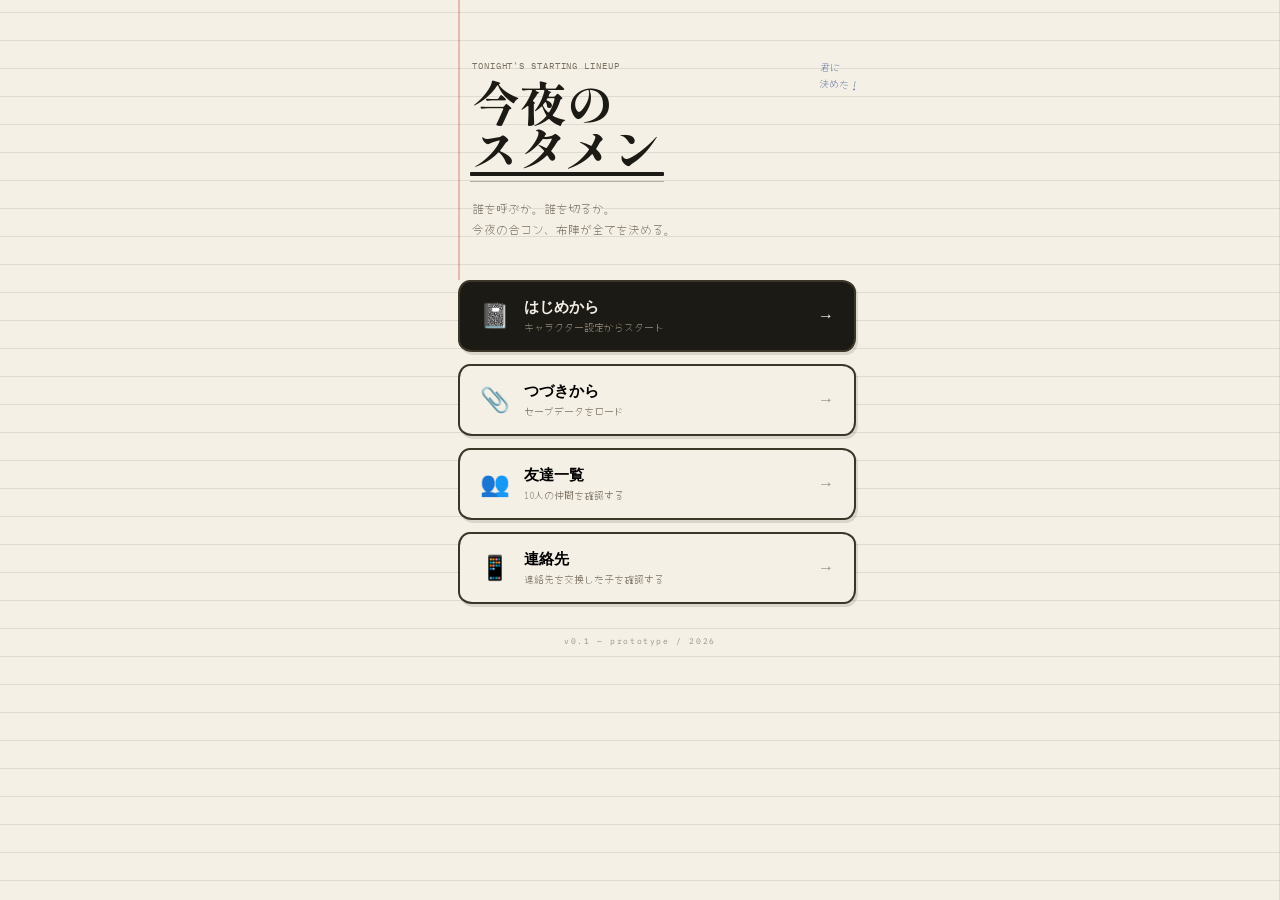
<file: index.html>
<!DOCTYPE html>
<html lang="ja">
<head>
<meta charset="UTF-8">
<meta name="viewport" content="width=device-width, initial-scale=1.0, user-scalable=no">
<title>今夜のスタメン、君に決めた！</title>
<link href="https://fonts.googleapis.com/css2?family=Yomogi&family=Shippori+Mincho+B1:wght@400;700;800&family=IBM+Plex+Mono:wght@400;500&display=swap" rel="stylesheet">
<link rel="stylesheet" href="css/base.css">
<style>
.title-wrap { padding: 60px 24px 0; position: relative; }
.title-wrap::before {
  content: '';
  position: absolute;
  left: 58px; top: 0; bottom: -40px;
  width: 1.5px;
  background: rgba(192,57,43,0.3);
}
.eyebrow {
  font-family: 'IBM Plex Mono', monospace;
  font-size: 9px;
  color: var(--pencil);
  margin-left: 48px;
  margin-bottom: 8px;
  letter-spacing: .1em;
}
.main-title {
  font-size: 48px;
  font-weight: 800;
  line-height: .95;
  margin-left: 48px;
  letter-spacing: -.02em;
  position: relative;
  display: inline-block;
}
.main-title::after {
  content: '';
  position: absolute;
  left: -2px; right: -4px; bottom: -6px;
  height: 4px; background: var(--ink); border-radius: 1px;
}
.main-title::before {
  content: '';
  position: absolute;
  left: -2px; right: -4px; bottom: -12px;
  height: 1.5px; background: var(--ink); opacity: .3;
}
.subtitle {
  font-family: 'Yomogi', cursive;
  font-size: 12px;
  color: var(--pencil);
  margin: 24px 0 0 48px;
  line-height: 1.8;
}
.memo {
  position: absolute;
  top: 60px; right: 20px;
  font-family: 'Yomogi', cursive;
  font-size: 10px;
  color: var(--blue);
  transform: rotate(3deg);
  line-height: 1.6;
  opacity: .8;
}

.menu-wrap { padding: 40px 24px 0 58px; display: flex; flex-direction: column; gap: 12px; }

.menu-btn {
  background: var(--paper);
  border: 2px solid var(--ink2);
  border-radius: 12px 14px 12px 14px / 14px 12px 14px 12px;
  padding: 16px 20px;
  cursor: pointer;
  transition: all .15s;
  text-align: left;
  box-shadow: 2px 3px 0 rgba(28,26,20,0.12);
  display: flex;
  align-items: center;
  gap: 14px;
}
.menu-btn:hover { transform: translateY(-1px); box-shadow: 3px 4px 0 rgba(28,26,20,0.18); }
.menu-btn:active { transform: scale(.98); }
.menu-btn.primary { background: var(--ink); }
.menu-btn.primary .menu-btn-title { color: var(--paper); }
.menu-btn.primary .menu-btn-desc { color: var(--muted); }
.menu-btn-icon { font-size: 24px; flex-shrink: 0; }
.menu-btn-body { flex: 1; }
.menu-btn-title {
  font-size: 15px;
  font-weight: 700;
  margin-bottom: 2px;
}
.menu-btn-desc {
  font-family: 'Yomogi', cursive;
  font-size: 10px;
  color: var(--pencil);
}
.menu-btn-arrow { font-size: 16px; color: var(--muted); }
.menu-btn.primary .menu-btn-arrow { color: var(--paper); }

.version {
  font-family: 'IBM Plex Mono', monospace;
  font-size: 8px;
  color: var(--muted);
  text-align: center;
  margin-top: 32px;
  letter-spacing: .2em;
}
</style>
</head>
<body>
<div id="root">
  <div class="title-wrap">
    <div class="memo">君に<br>決めた！</div>
    <div class="eyebrow">TONIGHT'S STARTING LINEUP</div>
    <div class="main-title">今夜の<br>スタメン</div>
    <div class="subtitle">
      誰を呼ぶか。誰を切るか。<br>
      今夜の合コン、布陣が全てを決める。
    </div>
  </div>

  <div class="menu-wrap">
    <button class="menu-btn primary" onclick="location.href='screens/chara_create.html'">
      <div class="menu-btn-icon">📓</div>
      <div class="menu-btn-body">
        <div class="menu-btn-title">はじめから</div>
        <div class="menu-btn-desc">キャラクター設定からスタート</div>
      </div>
      <div class="menu-btn-arrow">→</div>
    </button>
    <button class="menu-btn" onclick="loadAndContinue()">
      <div class="menu-btn-icon">📎</div>
      <div class="menu-btn-body">
        <div class="menu-btn-title">つづきから</div>
        <div class="menu-btn-desc">セーブデータをロード</div>
      </div>
      <div class="menu-btn-arrow">→</div>
    </button>
    <button class="menu-btn" onclick="location.href='screens/friends.html'">
      <div class="menu-btn-icon">👥</div>
      <div class="menu-btn-body">
        <div class="menu-btn-title">友達一覧</div>
        <div class="menu-btn-desc">10人の仲間を確認する</div>
      </div>
      <div class="menu-btn-arrow">→</div>
    </button>
    <button class="menu-btn" onclick="location.href='screens/contacts.html'">
      <div class="menu-btn-icon">📱</div>
      <div class="menu-btn-body">
        <div class="menu-btn-title">連絡先</div>
        <div class="menu-btn-desc">連絡先を交換した子を確認する</div>
      </div>
      <div class="menu-btn-arrow">→</div>
    </button>
  </div>

  <div class="version">v0.1 — prototype / 2026</div>
</div>

<script src="data/gamedata.js"></script>
<script src="data/gamestate.js"></script>
<script>
function loadAndContinue() {
  if (GameState.load()) {
    const summary = GameState.summary;
    if (confirm(`セーブデータが見つかりました。\n${summary}\nつづきから始めますか？`)) {
      location.href = 'screens/formation.html';
    }
  } else {
    alert('セーブデータがありません。\nはじめからプレイしてください。');
  }
}
</script>
</body>
</html>
</file>
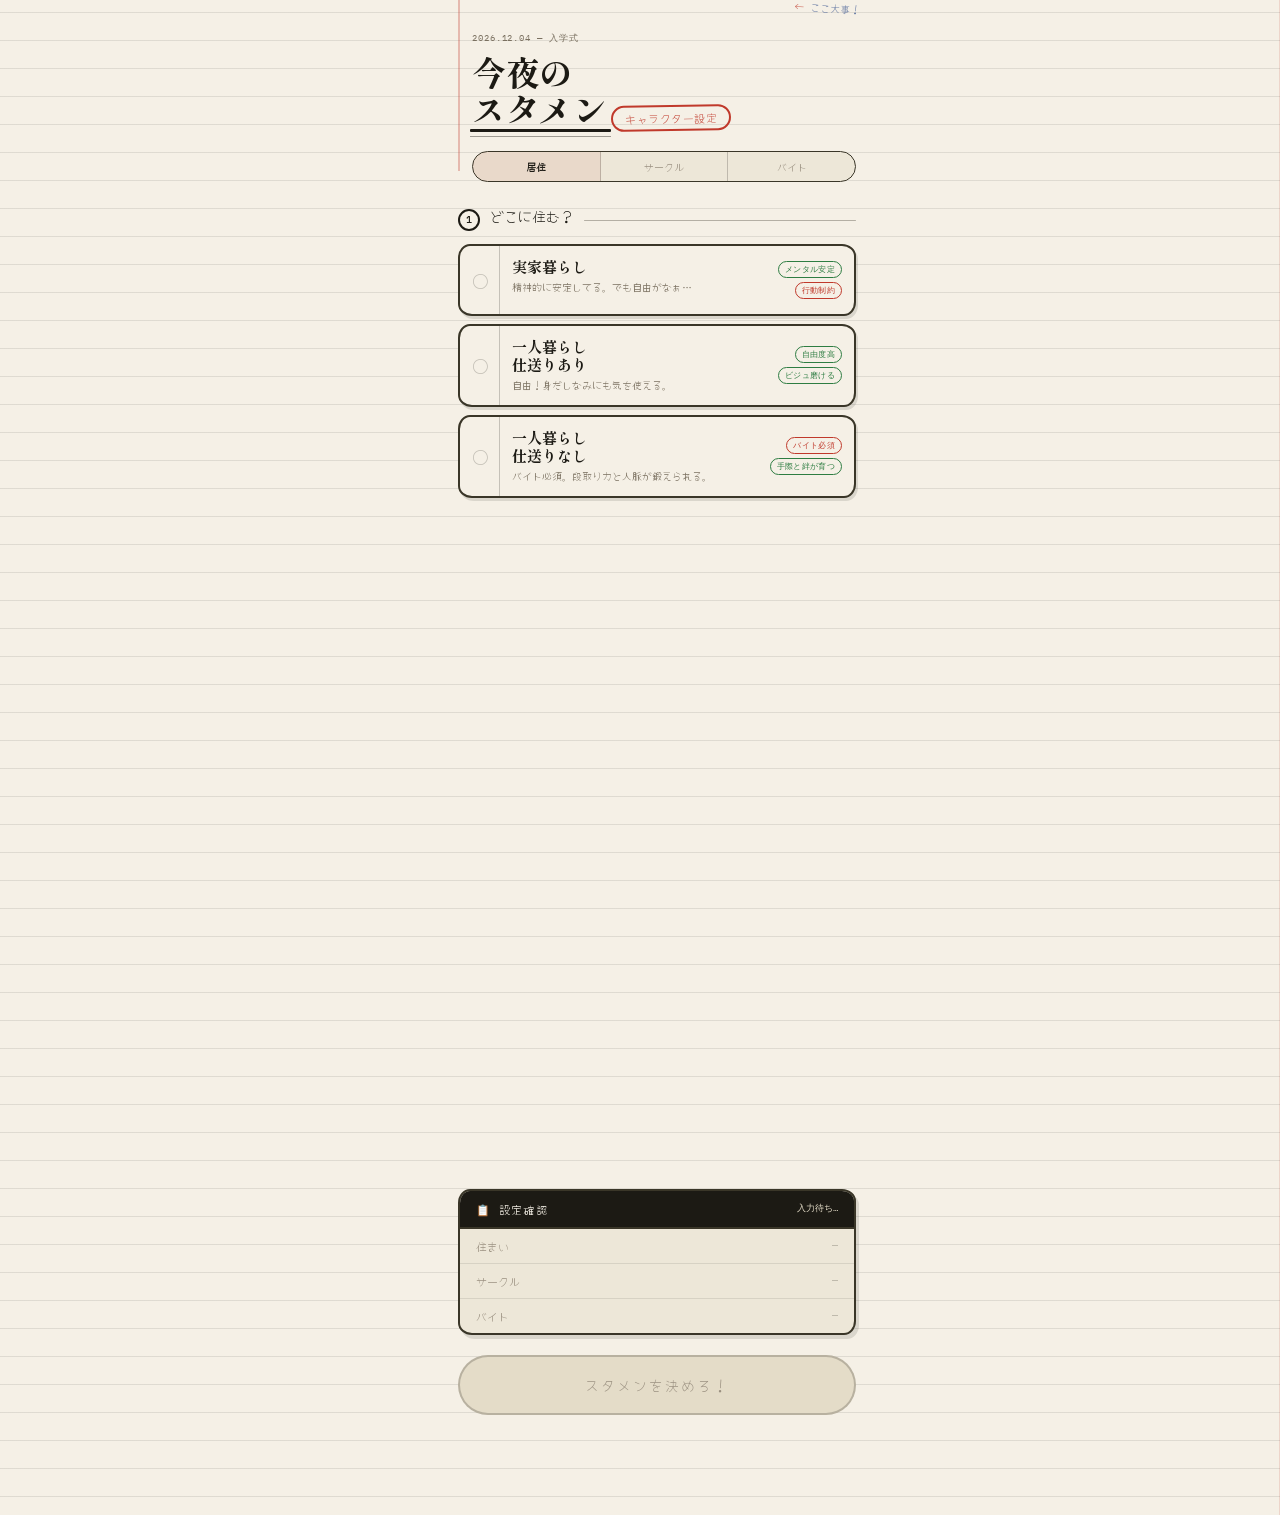
<file: screens/chara_create.html>
<!DOCTYPE html>
<html lang="ja">
<head>
<meta charset="UTF-8">
<meta name="viewport" content="width=device-width, initial-scale=1.0, user-scalable=no">
<title>今夜のスタメン、君に決めた！</title>
<link href="https://fonts.googleapis.com/css2?family=Yomogi&family=Shippori+Mincho+B1:wght@400;700;800&family=IBM+Plex+Mono:wght@400;500&display=swap" rel="stylesheet">
<style>
:root {
  --paper:   #f5f0e6;
  --paper2:  #ede7d8;
  --paper3:  #e4dcc8;
  --ink:     #1c1a14;
  --ink2:    #3a3628;
  --rule:    rgba(28,26,20,0.10);
  --rule2:   rgba(28,26,20,0.22);
  --red:     #c0392b;     /* 朱 — the ONE accent */
  --red-t:   rgba(192,57,43,0.08);
  --red-t2:  rgba(192,57,43,0.04);
  --blue-ink:#2c4a8a;    /* 青ボールペン風 サブアクセント */
  --pencil:  #7a7060;    /* 鉛筆グレー */
  --muted:   #9a9080;
  --ok:      #2e7d42;
}

*, *::before, *::after { box-sizing:border-box; margin:0; padding:0; -webkit-tap-highlight-color:transparent; }

body {
  background: var(--paper);
  color: var(--ink);
  font-family: 'Shippori Mincho B1', serif;
  min-height: 100vh;
  /* notebook ruled lines */
  background-image:
    linear-gradient(var(--rule) 1px, transparent 1px),
    linear-gradient(90deg, transparent calc(100% - 1px), rgba(192,57,43,0.15) calc(100% - 1px));
  background-size: 100% 28px, 100% 100%;
  background-position: 0 12px, 0 0;
}

#root { max-width:480px; margin:0 auto; padding-bottom:80px; position:relative; }

/* ── HEADER ── */
.hd {
  padding: 32px 24px 0;
  position: relative;
}

/* 赤い縦線（ノートのマージン線） */
.hd::before {
  content:'';
  position:absolute;
  left: 58px;
  top: 0; bottom: -40px;
  width: 1.5px;
  background: rgba(192,57,43,0.3);
  pointer-events: none;
}

.hd-date {
  font-family: 'IBM Plex Mono', monospace;
  font-size: 9px;
  color: var(--pencil);
  margin-bottom: 8px;
  letter-spacing: .1em;
  margin-left: 48px;
}

.hd-title-wrap {
  margin-left: 48px;
  margin-bottom: 20px;
  position: relative;
}

/* 二重下線 — ノートのタイトル下線 */
.hd-title {
  font-size: 34px;
  font-weight: 800;
  line-height: 1.1;
  letter-spacing: -.01em;
  position: relative;
  display: inline-block;
}
.hd-title::after {
  content: '';
  position: absolute;
  left: -2px; right: -4px;
  bottom: -4px;
  height: 3px;
  background: var(--ink);
  border-radius: 1px;
}
.hd-title::before {
  content: '';
  position: absolute;
  left: -2px; right: -4px;
  bottom: -9px;
  height: 1px;
  background: var(--ink);
  opacity: .4;
}

/* 手書き風の丸囲み文字を模したバッジ */
.hd-badge {
  display: inline-block;
  margin-top: 14px;
  padding: 3px 12px;
  border: 2px solid var(--red);
  border-radius: 20px;
  font-family: 'Yomogi', cursive;
  font-size: 11px;
  color: var(--red);
  letter-spacing: .05em;
  transform: rotate(-1deg);
}

/* 落書き風のメモ */
.hd-memo {
  position: absolute;
  top: 0px;
  right: 20px;
  font-family: 'Yomogi', cursive;
  font-size: 10px;
  color: var(--blue-ink);
  transform: rotate(3deg);
  line-height: 1.6;
  opacity: .8;
}
.hd-memo::before {
  content: '← ';
  color: var(--red);
}

/* ── PROGRESS ── */
.progress {
  margin: 16px 24px 0 72px;
  display: flex;
  gap: 0;
  border: 1.5px solid var(--ink2);
  border-radius: 20px;
  overflow: hidden;
  background: var(--paper2);
}
.prog-item {
  flex: 1;
  text-align: center;
  padding: 7px 4px;
  font-family: 'Yomogi', cursive;
  font-size: 10px;
  color: var(--muted);
  border-right: 1px solid var(--rule2);
  transition: all .2s;
  position: relative;
}
.prog-item:last-child { border-right:none; }
.prog-item.done { color: var(--ok); }
.prog-item.done::after { content: ' ✓'; font-size:9px; }
.prog-item.active {
  color: var(--ink);
  background: var(--red-t);
  font-weight: 700;
}

/* ── SECTION ── */
.sec {
  padding: 24px 24px 0;
  opacity: 0;
  transform: translateY(6px);
  transition: opacity .3s ease, transform .3s ease;
}
.sec.visible { opacity:1; transform:none; }

.sec-head {
  display: flex;
  align-items: baseline;
  gap: 10px;
  margin-bottom: 14px;
  margin-left: 34px;
  position: relative;
}
/* 番号を手書き風丸で囲む */
.sec-num {
  width: 22px; height: 22px;
  border: 2px solid var(--ink);
  border-radius: 50%;
  display: flex;
  align-items: center;
  justify-content: center;
  font-family: 'IBM Plex Mono', monospace;
  font-size: 10px;
  font-weight: 500;
  flex-shrink: 0;
  background: var(--paper);
  position: relative;
  top: 1px;
}
.sec-label {
  font-family: 'Yomogi', cursive;
  font-size: 14px;
  color: var(--ink);
}
.sec-underline {
  flex: 1;
  position: relative;
  top: -1px;
}
.sec-underline::after {
  content:'';
  display:block;
  height: 1.5px;
  background: var(--ink2);
  border-radius: 1px;
  opacity: .35;
}

/* ── OPTION TILES ── */
.opts { display:flex; flex-direction:column; gap:8px; margin-left:34px; }

.opt {
  background: var(--paper);
  /* 手書き風の少し歪んだ枠 — box-shadow で多重ボーダー */
  border: 2px solid var(--ink2);
  border-radius: 12px 14px 12px 14px / 14px 12px 14px 12px;
  padding: 0;
  cursor: pointer;
  transition: transform .12s, box-shadow .12s, background .12s;
  position: relative;
  overflow: hidden;
  display: flex;
  align-items: stretch;
  min-height: 72px;
  /* スタンプ・付箋っぽい影 */
  box-shadow: 2px 3px 0 rgba(28,26,20,0.12);
}
.opt:active { transform: scale(.98) rotate(-.3deg); }
.opt:hover {
  box-shadow: 3px 4px 0 rgba(28,26,20,0.18);
  transform: translateY(-1px);
}
.opt.selected {
  border-color: var(--red);
  background: var(--red-t2);
  box-shadow: 3px 4px 0 rgba(192,57,43,0.25);
  transform: translateY(-1px);
}

/* チェックマーク（手書き風） */
.opt-check {
  width: 40px;
  display: flex;
  align-items: center;
  justify-content: center;
  font-size: 18px;
  flex-shrink: 0;
  border-right: 1.5px solid var(--rule2);
  color: var(--rule2);
  transition: color .15s;
  font-family: 'Yomogi', cursive;
}
.opt.selected .opt-check { color: var(--red); }

.opt-body {
  flex: 1;
  padding: 12px 12px;
  min-width: 0;
}
.opt-name {
  font-size: 15px;
  font-weight: 700;
  margin-bottom: 3px;
  line-height: 1.2;
}
.opt.selected .opt-name { color: var(--red); }
.opt-desc {
  font-family: 'Yomogi', cursive;
  font-size: 10px;
  color: var(--pencil);
  line-height: 1.6;
}

.opt-tags {
  display: flex;
  flex-direction: column;
  justify-content: center;
  gap: 4px;
  padding: 10px 12px 10px 0;
  flex-shrink: 0;
  align-items: flex-end;
}
.fx {
  font-family: 'IBM Plex Mono', monospace;
  font-size: 8px;
  padding: 2px 6px;
  border-radius: 10px;
  border: 1px solid currentColor;
  white-space: nowrap;
  letter-spacing: .04em;
}
.fx-p { color: var(--ok); }
.fx-m { color: var(--red); }
.fx-n { color: var(--pencil); }

/* money */
.opt-money {
  font-size: 16px;
  font-weight: 800;
  color: var(--blue-ink);
  padding: 0 12px 0 0;
  display: flex;
  align-items: center;
  flex-shrink: 0;
  opacity: 0;
  transition: opacity .2s;
  font-family: 'IBM Plex Mono', monospace;
}
.opt.selected .opt-money { opacity: 1; }

/* ── SELF PERCEPTION ── */
.sp-notice {
  margin: 0 24px 16px 58px;
  padding: 10px 14px;
  background: rgba(44,74,138,0.06);
  border-left: 3px solid var(--blue-ink);
  border-radius: 0 8px 8px 0;
  font-family: 'Yomogi', cursive;
  font-size: 11px;
  color: var(--blue-ink);
  line-height: 1.8;
}

.sp-rows { margin-left:34px; border-top: 1.5px solid var(--rule2); }

.sp-row {
  display: flex;
  align-items: center;
  border-bottom: 1px solid var(--rule);
  min-height: 62px;
}
.sp-name {
  width: 72px;
  padding: 0 10px 0 0;
  font-size: 13px;
  font-weight: 700;
  flex-shrink: 0;
  display: flex;
  align-items: center;
  color: var(--ink);
}
.sp-mid {
  flex: 1;
  padding: 8px 12px;
  display: flex;
  flex-direction: column;
  gap: 6px;
}

/* pip dots — 手書き感のある丸 */
.sp-pips { display:flex; gap:5px; }
.sp-pip {
  width: 10px; height: 10px;
  border-radius: 50%;
  border: 1.5px solid var(--rule2);
  transition: background .1s, border-color .1s;
}
.sp-pip.on { background: var(--pencil); border-color: var(--pencil); }
.sp-pip.hot { background: var(--red); border-color: var(--red); }

/* slider */
.sp-track {
  position: relative;
  height: 44px;
  display: flex;
  align-items: center;
}
.sp-bg {
  position: absolute;
  left: 0; right: 0;
  height: 3px;
  background: var(--paper3);
  border-radius: 2px;
  border: 1px solid var(--rule2);
}
.sp-fill {
  height: 100%;
  background: var(--ink);
  border-radius: 1px;
  transition: width .04s;
}
/* サムネを丸く — ポップな感じ */
.sp-thumb {
  position: absolute;
  width: 22px; height: 22px;
  background: var(--paper);
  border: 2.5px solid var(--ink);
  border-radius: 50%;
  transform: translateX(-50%);
  pointer-events: none;
  transition: left .04s, border-color .15s;
  box-shadow: 1px 2px 0 rgba(28,26,20,0.15);
}
.sp-row:focus-within .sp-thumb {
  border-color: var(--red);
}
input[type=range] {
  position: absolute;
  inset: 0; width:100%; height:100%;
  opacity:0; cursor:pointer;
  -webkit-appearance:none; margin:0;
}

.sp-grade {
  width: 42px;
  flex-shrink: 0;
  display: flex;
  align-items: center;
  justify-content: center;
  font-size: 16px;
  font-weight: 800;
  color: var(--pencil);
  transition: color .15s;
  border-left: 1px solid var(--rule);
  align-self: stretch;
}
.sp-grade.high { color: var(--red); }
.sp-grade.low  { color: var(--blue-ink); }

/* ── CONFIRM ── */
.confirm-wrap { padding: 24px 24px 0 58px; }
.confirm {
  border: 2px solid var(--ink2);
  border-radius: 12px 14px 12px 14px / 14px 12px 14px 12px;
  background: var(--paper2);
  overflow: hidden;
  box-shadow: 3px 4px 0 rgba(28,26,20,0.12);
}
.confirm-head {
  padding: 10px 16px;
  border-bottom: 2px solid var(--ink2);
  display: flex;
  justify-content: space-between;
  align-items: center;
  background: var(--ink);
  color: var(--paper);
}
.confirm-head-label {
  font-family: 'Yomogi', cursive;
  font-size: 11px;
  letter-spacing: .1em;
}
.confirm-head-status {
  font-family: 'IBM Plex Mono', monospace;
  font-size: 9px;
  color: var(--paper3);
}
.confirm-head-status.ready { color: #7dff9a; }
.confirm-rows { display:flex; flex-direction:column; }
.confirm-row {
  display:flex;
  justify-content:space-between;
  align-items:center;
  padding: 9px 16px;
  border-bottom: 1px solid var(--rule);
  font-size: 11px;
}
.confirm-row:last-child { border-bottom:none; }
.confirm-key {
  font-family: 'Yomogi', cursive;
  color: var(--muted);
}
.confirm-val { font-weight: 700; color: var(--ink); }
.confirm-val.empty { color: var(--rule2); font-weight: 400; font-family: 'IBM Plex Mono',monospace; font-size:10px; }
.confirm-val.money {
  font-size: 18px;
  font-weight: 800;
  color: var(--blue-ink);
  font-family: 'IBM Plex Mono', monospace;
}

/* ── START BTN ── */
.btn-wrap { padding: 20px 24px 20px 58px; }
.start-btn {
  width: 100%;
  background: var(--ink);
  border: 2.5px solid var(--ink);
  border-radius: 30px;
  padding: 18px;
  color: var(--paper);
  font-family: 'Yomogi', cursive;
  font-size: 14px;
  letter-spacing: .15em;
  cursor: pointer;
  transition: all .15s;
  box-shadow: 4px 5px 0 rgba(28,26,20,0.2);
  position: relative;
}
.start-btn:not(:disabled):hover {
  background: var(--red);
  border-color: var(--red);
  box-shadow: 5px 6px 0 rgba(192,57,43,0.25);
  transform: translateY(-1px);
}
.start-btn:not(:disabled):active {
  transform: translateY(1px);
  box-shadow: 2px 2px 0 rgba(28,26,20,0.2);
}
.start-btn:disabled {
  background: var(--paper3);
  border-color: var(--rule2);
  color: var(--muted);
  cursor: not-allowed;
  box-shadow: none;
}

/* ── ANIMATIONS ── */
@keyframes popIn {
  0%   { opacity:0; transform:translateY(8px) scale(.98); }
  100% { opacity:1; transform:none; }
}
.sec.visible { animation: popIn .3s ease both; }
</style>
<script src="../data/gamedata.js"></script>
<script src="../data/gamestate.js"></script>
<script src="../data/flags.js"></script>
</head>
<body>
<div id="root">

  <div class="hd">
    <div class="hd-date" id="hd-date">2025.04.01 — 入学式</div>
    <div class="hd-memo">ここ大事！</div>
    <div class="hd-title-wrap">
      <div class="hd-title">今夜の<br>スタメン</div>
      <div class="hd-badge">キャラクター設定</div>
    </div>
  </div>

  <div class="progress" style="margin-top:20px">
    <div class="prog-item active" id="pr-1">居住</div>
    <div class="prog-item" id="pr-2">サークル</div>
    <div class="prog-item" id="pr-3">バイト</div>
  </div>

  <!-- 01 居住 -->
  <div class="sec visible" id="sec-living">
    <div class="sec-head">
      <div class="sec-num">1</div>
      <div class="sec-label">どこに住む？</div>
      <div class="sec-underline"></div>
    </div>
    <div class="opts">
      <div class="opt" data-g="living" data-v="home" onclick="pick(this)">
        <div class="opt-check">○</div>
        <div class="opt-body">
          <div class="opt-name">実家暮らし</div>
          <div class="opt-desc">精神的に安定してる。でも自由がなぁ…</div>
        </div>
        <div class="opt-tags">
          <span class="fx fx-p">メンタル安定</span>
          <span class="fx fx-m">行動制約</span>
        </div>
      </div>
      <div class="opt" data-g="living" data-v="alone_send" onclick="pick(this)">
        <div class="opt-check">○</div>
        <div class="opt-body">
          <div class="opt-name">一人暮らし<br>仕送りあり</div>
          <div class="opt-desc">自由！身だしなみにも気を使える。</div>
        </div>
        <div class="opt-tags">
          <span class="fx fx-p">自由度高</span>
          <span class="fx fx-p">ビジュ磨ける</span>
        </div>
      </div>
      <div class="opt" data-g="living" data-v="alone_nosend" onclick="pick(this)">
        <div class="opt-check">○</div>
        <div class="opt-body">
          <div class="opt-name">一人暮らし<br>仕送りなし</div>
          <div class="opt-desc">バイト必須。段取り力と人脈が鍛えられる。</div>
        </div>
        <div class="opt-tags">
          <span class="fx fx-m">バイト必須</span>
          <span class="fx fx-p">手際と絆が育つ</span>
        </div>
      </div>
    </div>
  </div>

  <!-- 02 サークル -->
  <div class="sec" id="sec-circle">
    <div class="sec-head">
      <div class="sec-num">2</div>
      <div class="sec-label">サークルどうする？</div>
      <div class="sec-underline"></div>
    </div>
    <div class="opts">
      <div class="opt" data-g="circle" data-v="none" onclick="pick(this)">
        <div class="opt-check">○</div>
        <div class="opt-body">
          <div class="opt-name">入らない</div>
          <div class="opt-desc">時間は自分のもの。出会いは別で作る。</div>
        </div>
        <div class="opt-tags">
          <span class="fx fx-p">時間に余裕</span>
          <span class="fx fx-m">出会い限定</span>
        </div>
      </div>
      <div class="opt" data-g="circle" data-v="culture" onclick="pick(this)">
        <div class="opt-check">○</div>
        <div class="opt-body">
          <div class="opt-name">文化系</div>
          <div class="opt-desc">ブラスバンドとか。ゆっくり仲良くなれる。</div>
        </div>
        <div class="opt-tags">
          <span class="fx fx-p">穏やかに深まる</span>
          <span class="fx fx-n">まったり系</span>
        </div>
      </div>
      <div class="opt" data-g="circle" data-v="sports" onclick="pick(this)">
        <div class="opt-check">○</div>
        <div class="opt-body">
          <div class="opt-name">体育会系</div>
          <div class="opt-desc">絆は強い。でも合わない人とは合わない。</div>
        </div>
        <div class="opt-tags">
          <span class="fx fx-p">絆が強い</span>
          <span class="fx fx-m">一部と距離</span>
        </div>
      </div>
    </div>
  </div>

  <!-- 03 バイト -->
  <div class="sec" id="sec-part">
    <div class="sec-head">
      <div class="sec-num">3</div>
      <div class="sec-label">バイトは？</div>
      <div class="sec-underline"></div>
    </div>
    <div class="opts">
      <div class="opt" data-g="part" data-v="none" onclick="pick(this)">
        <div class="opt-check">○</div>
        <div class="opt-body">
          <div class="opt-name">しない</div>
          <div class="opt-desc">時間は余る。財布は寂しい。</div>
        </div>
        <div class="opt-tags">
          <span class="fx fx-p">時間に余裕</span>
          <span class="fx fx-m">金欠気味</span>
        </div>
      </div>
      <div class="opt" data-g="part" data-v="izakaya" onclick="pick(this)">
        <div class="opt-check">○</div>
        <div class="opt-body">
          <div class="opt-name">居酒屋・飲食</div>
          <div class="opt-desc">仲間ができやすい。年末年始は地獄。</div>
        </div>
        <div class="opt-tags">
          <span class="fx fx-p">仲間と深まる</span>
          <span class="fx fx-m">繁忙期に制約</span>
        </div>
      </div>
      <div class="opt" data-g="part" data-v="cafe" onclick="pick(this)">
        <div class="opt-check">○</div>
        <div class="opt-body">
          <div class="opt-name">カフェ・販売</div>
          <div class="opt-desc">シフト安定。仲間もできる。無難。</div>
        </div>
        <div class="opt-tags">
          <span class="fx fx-p">シフト安定</span>
          <span class="fx fx-n">金は中程度</span>
        </div>
      </div>
      <div class="opt" data-g="part" data-v="juku" onclick="pick(this)">
        <div class="opt-check">○</div>
        <div class="opt-body">
          <div class="opt-name">塾講師</div>
          <div class="opt-desc">時給高い。頭いい人と繋がりやすい。</div>
        </div>
        <div class="opt-tags">
          <span class="fx fx-p">時給高</span>
          <span class="fx fx-n">知的系と繋がる</span>
        </div>
      </div>
    </div>
  </div>

  <!-- CONFIRM -->
  <div class="confirm-wrap">
    <div class="confirm">
      <div class="confirm-head">
        <span class="confirm-head-label">📋 設定確認</span>
        <span class="confirm-head-status" id="cf-status">入力待ち…</span>
      </div>
      <div class="confirm-rows">
        <div class="confirm-row"><span class="confirm-key">住まい</span><span class="confirm-val empty" id="cv-living">—</span></div>
        <div class="confirm-row"><span class="confirm-key">サークル</span><span class="confirm-val empty" id="cv-circle">—</span></div>
        <div class="confirm-row"><span class="confirm-key">バイト</span><span class="confirm-val empty" id="cv-part">—</span></div>
      </div>
    </div>
  </div>

  <div class="btn-wrap">
    <button class="start-btn" id="start-btn" disabled onclick="startGame()">
      スタメンを決めろ！
    </button>
  </div>

</div>

<script>
const S={living:null,circle:null,part:null};
const LABEL={
  living:{home:'実家暮らし',alone_send:'一人暮らし(仕送りあり)',alone_nosend:'一人暮らし(仕送りなし)'},
  circle:{none:'入らない',culture:'文化系',sports:'体育会系'},
  part:{none:'しない',izakaya:'居酒屋・飲食',cafe:'カフェ・販売',juku:'塾講師'},
};
const ORDER=['living','circle','part'];

function pick(el){
  const g=el.dataset.g,v=el.dataset.v;
  document.querySelectorAll(`[data-g="${g}"]`).forEach(o=>o.classList.remove('selected'));
  el.classList.add('selected');
  S[g]=v;
  const idx=ORDER.indexOf(g);
  if(idx>=0&&idx<ORDER.length-1){
    const next=document.getElementById('sec-'+ORDER[idx+1]);
    if(next){next.classList.add('visible');setTimeout(()=>next.scrollIntoView({behavior:'smooth',block:'nearest'}),80);}
  }
  updateProgress();updateConfirm();checkReady();
  // living変更時は注記を表示
  if(g==='living'&&v==='alone_nosend'){
    const note=document.getElementById('part-note');
    if(!note){
      const n=document.createElement('div');
      n.id='part-note';
      n.style.cssText="font-family:'Yomogi',cursive;font-size:10px;color:var(--red);margin:4px 0 0 34px;";
      n.textContent='⚠ 仕送りなしはバイト必須です。「しない」は選べません。';
      const partSec=document.getElementById('sec-part');
      if(partSec) partSec.querySelector('.sec-head').after(n);
    }
  } else if(g==='living'){
    const note=document.getElementById('part-note');
    if(note) note.remove();
  }
}

function updateProgress(){
  let done=0;
  ['living','circle','part'].forEach((g,i)=>{
    const el=document.getElementById('pr-'+(i+1));
    el.className='prog-item';
    if(S[g]){el.classList.add('done');done++;}
    else if(done===i){el.classList.add('active');}
  });
}

function updateConfirm(){
  const set=(id,val,empty)=>{
    const el=document.getElementById(id);
    el.textContent=val||'—';
    el.className='confirm-val'+(empty?' empty':'');
  };
  set('cv-living',S.living?LABEL.living[S.living]:null,!S.living);
  set('cv-circle',S.circle?LABEL.circle[S.circle]:null,!S.circle);
  set('cv-part',S.part?LABEL.part[S.part]:null,!S.part);
}

function checkReady(){
  // 仕送りなしの場合はバイト「しない」を無効化
  const isNoSend = S.living === 'alone_nosend';
  const partNoneCard = document.querySelector('[data-g="part"][data-v="none"]');
  if(partNoneCard){
    if(isNoSend){
      partNoneCard.classList.add('disabled');
      partNoneCard.style.opacity = '.4';
      partNoneCard.style.pointerEvents = 'none';
      // もし既に「しない」を選んでいたらリセット
      if(S.part === 'none'){
        S.part = null;
        partNoneCard.classList.remove('selected');
      }
    } else {
      partNoneCard.classList.remove('disabled');
      partNoneCard.style.opacity = '';
      partNoneCard.style.pointerEvents = '';
    }
  }
  const ok=S.living&&S.circle&&S.part;
  document.getElementById('start-btn').disabled=!ok;
  const s=document.getElementById('cf-status');
  s.textContent=ok?'準備OK！':isNoSend&&!S.part?'バイト必須です':'入力待ち…';
  s.className='confirm-head-status'+(ok?' ready':'');
}

// 今日の日付
const d=new Date();
document.getElementById('hd-date').textContent=
  d.getFullYear()+'.'+(d.getMonth()+1).toString().padStart(2,'0')+'.'+d.getDate().toString().padStart(2,'0')+' — 入学式';

function startGame(){
  const config = createNewConfig(S.living, S.circle, S.part);
  saveConfig(config);
  location.href='formation.html';
}

updateProgress();updateConfirm();
</script>
</body>
</html>
</file>
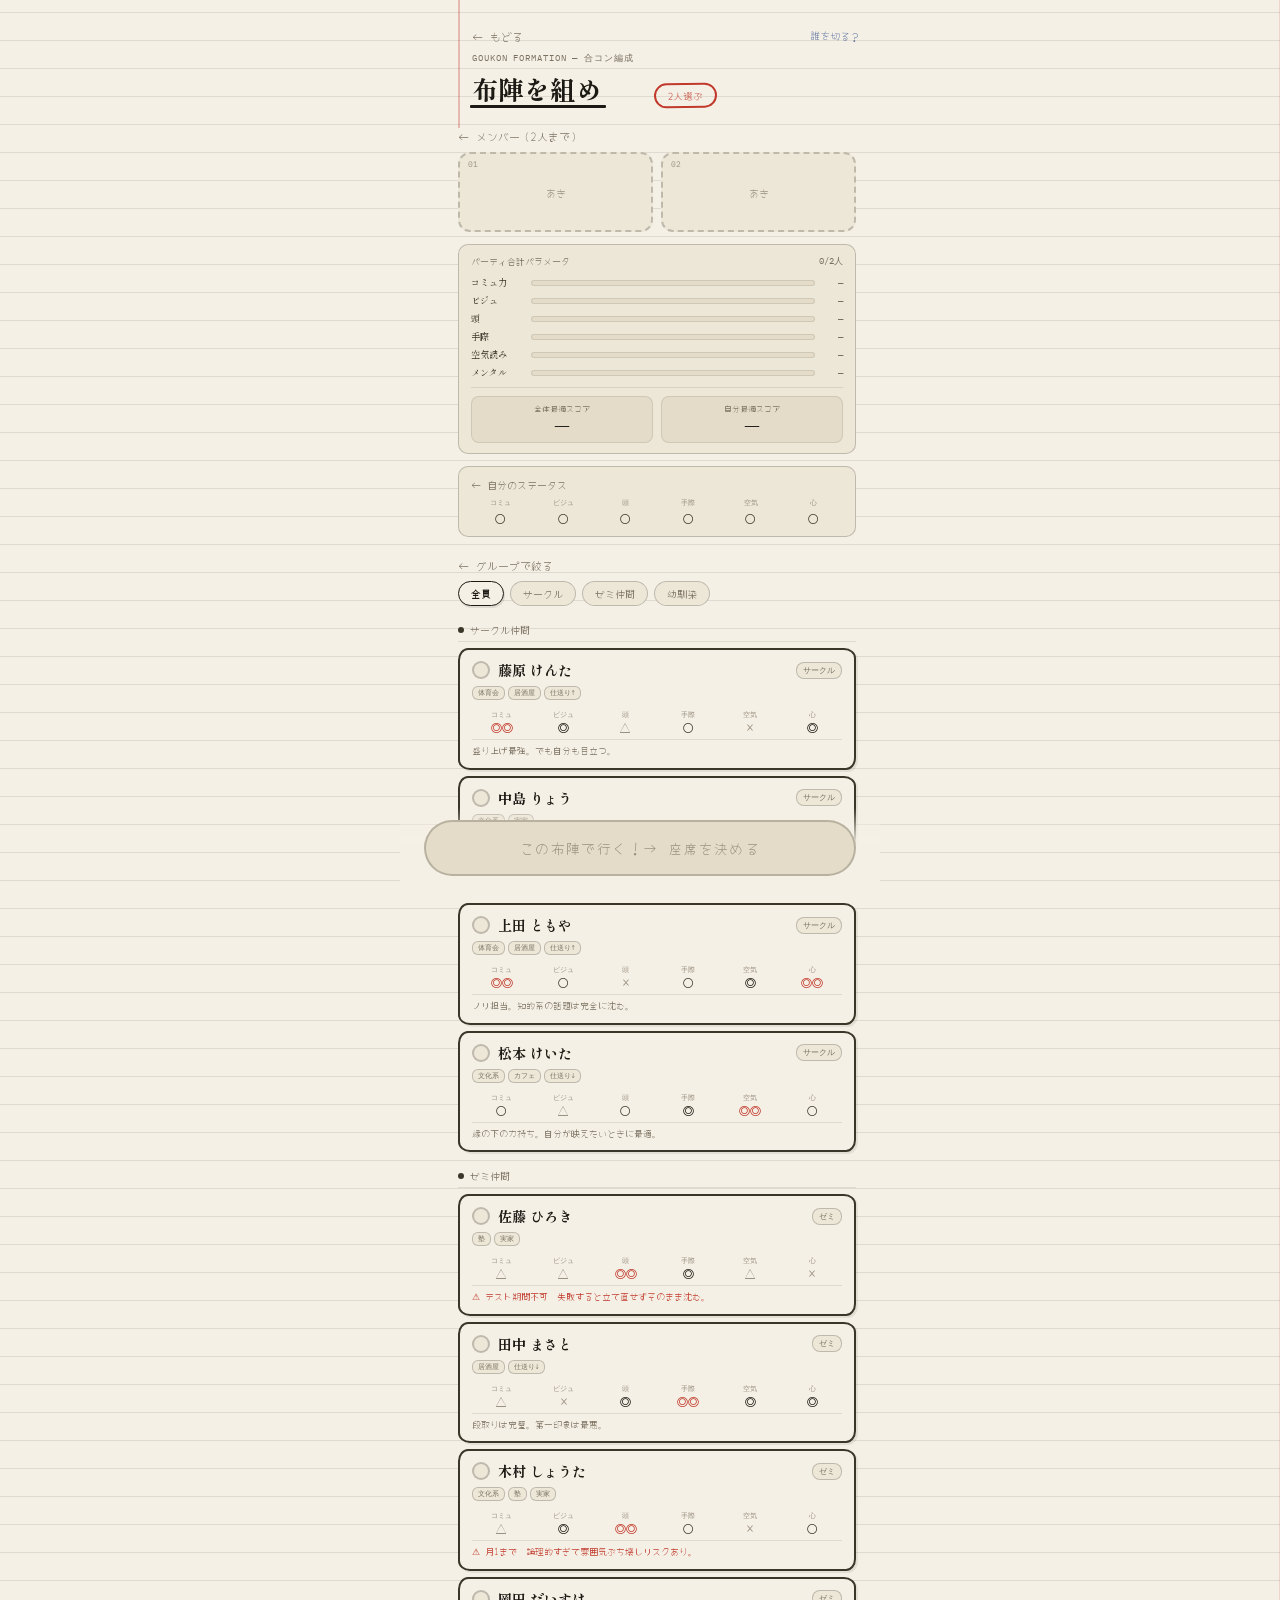
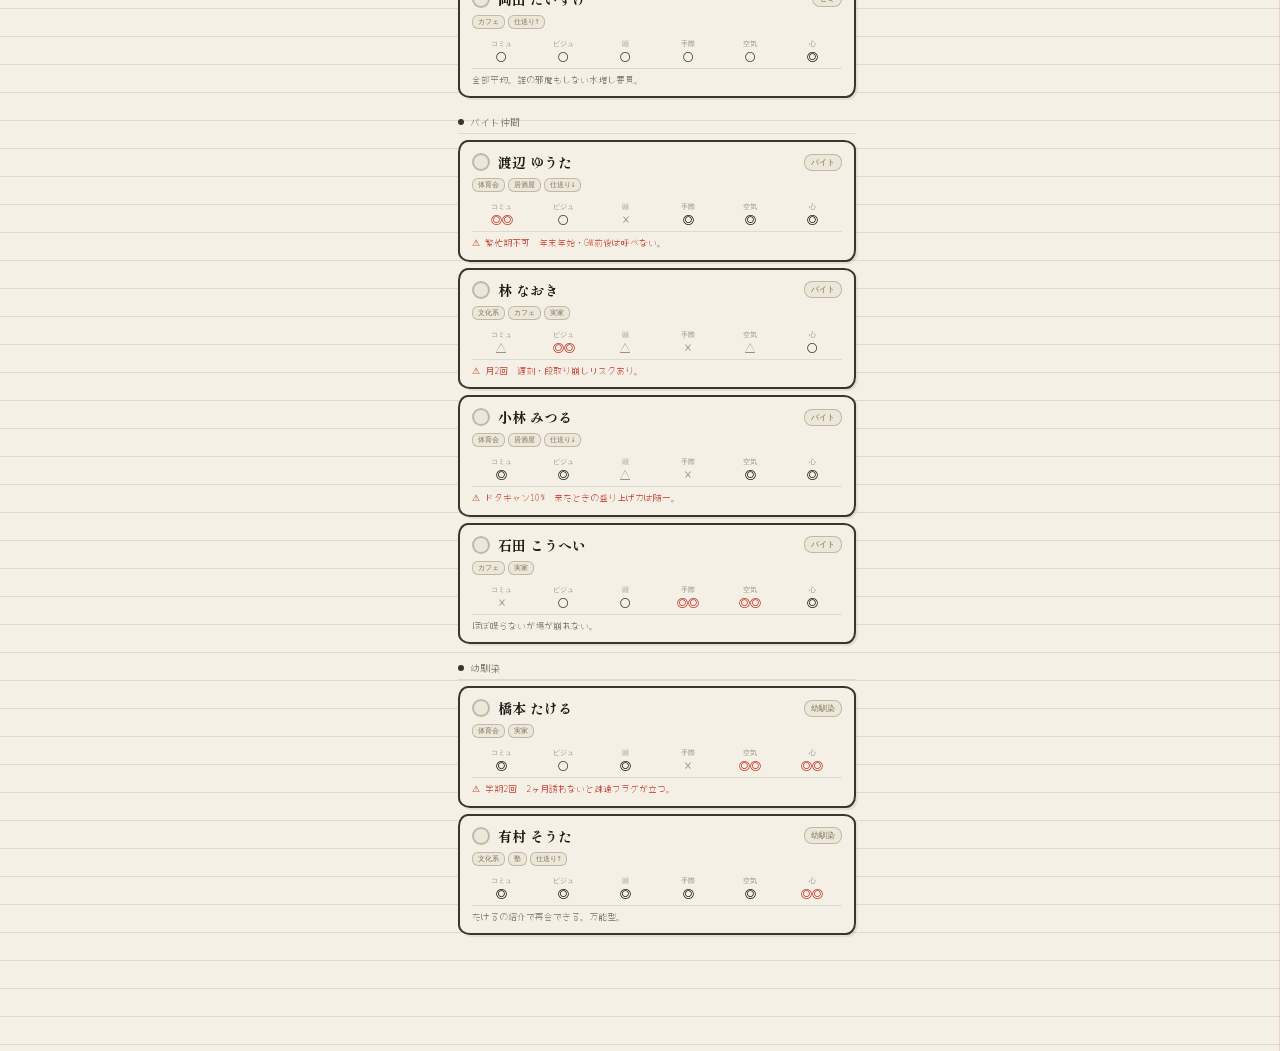
<file: screens/formation.html>
<!DOCTYPE html>
<html lang="ja">
<head>
<meta charset="UTF-8">
<meta name="viewport" content="width=device-width, initial-scale=1.0, user-scalable=no">
<title>今夜のスタメン — 編成</title>
<link href="https://fonts.googleapis.com/css2?family=Yomogi&family=Shippori+Mincho+B1:wght@400;700;800&family=IBM+Plex+Mono:wght@400;500&display=swap" rel="stylesheet">
<style>
:root {
  --paper:  #f5f0e6;
  --paper2: #ede7d8;
  --paper3: #e4dcc8;
  --ink:    #1c1a14;
  --ink2:   #3a3628;
  --rule:   rgba(28,26,20,0.10);
  --rule2:  rgba(28,26,20,0.22);
  --red:    #c0392b;
  --red-t:  rgba(192,57,43,0.08);
  --red-t2: rgba(192,57,43,0.04);
  --blue:   #2c4a8a;
  --pencil: #7a7060;
  --muted:  #9a9080;
  --ok:     #2e7d42;
  --gold:   #8a6a00;
}
*,*::before,*::after{box-sizing:border-box;margin:0;padding:0;-webkit-tap-highlight-color:transparent;}
body {
  background: var(--paper);
  color: var(--ink);
  font-family: 'Shippori Mincho B1', serif;
  min-height: 100vh;
  background-image:
    linear-gradient(var(--rule) 1px, transparent 1px),
    linear-gradient(90deg, transparent calc(100% - 1px), rgba(192,57,43,0.15) calc(100% - 1px));
  background-size: 100% 28px, 100% 100%;
  background-position: 0 12px, 0 0;
}
#root { max-width:480px; margin:0 auto; padding-bottom:100px; position:relative; }

/* ── HEADER ── */
.hd {
  padding: 28px 24px 0;
  position: relative;
}
.hd::before {
  content:'';
  position:absolute;
  left:58px; top:0; bottom:-20px;
  width:1.5px;
  background:rgba(192,57,43,0.3);
  pointer-events:none;
}
.hd-eyebrow {
  font-family:'IBM Plex Mono',monospace;
  font-size:9px;
  color:var(--pencil);
  margin-left:48px;
  margin-bottom:6px;
  letter-spacing:.1em;
}
.hd-title {
  font-size:26px;
  font-weight:800;
  margin-left:48px;
  line-height:1.1;
  position:relative;
  display:inline-block;
}
.hd-title::after {
  content:'';
  position:absolute;
  left:-2px;right:-4px;bottom:-4px;
  height:3px;background:var(--ink);border-radius:1px;
}
.hd-badge {
  display:inline-block;
  margin:12px 0 0 48px;
  padding:3px 12px;
  border:2px solid var(--red);
  border-radius:20px;
  font-family:'Yomogi',cursive;
  font-size:10px;
  color:var(--red);
  transform:rotate(-1deg);
}
.hd-memo {
  position:absolute;
  top:28px; right:20px;
  font-family:'Yomogi',cursive;
  font-size:10px;
  color:var(--blue);
  transform:rotate(2deg);
  line-height:1.6;
  opacity:.8;
}

/* ── SLOT (選んだ3人) ── */
.slots-wrap {
  margin: 20px 24px 0 24px;
  position: relative;
}
.slots-label {
  font-family:'Yomogi',cursive;
  font-size:11px;
  color:var(--pencil);
  margin-bottom:8px;
  margin-left:34px;
}
.slots {
  display:grid;
  grid-template-columns:1fr 1fr;
  gap:8px;
  margin-left:34px;
}
.slot {
  background:var(--paper2);
  border:2px dashed var(--rule2);
  border-radius:12px;
  padding:10px 8px;
  text-align:center;
  min-height:80px;
  display:flex;
  flex-direction:column;
  align-items:center;
  justify-content:center;
  gap:4px;
  transition:all .2s;
  cursor:pointer;
  position:relative;
}
.slot.filled {
  border-style:solid;
  border-color:var(--ink2);
  background:var(--paper);
  box-shadow:2px 3px 0 rgba(28,26,20,0.12);
}
.slot.filled:active { transform:scale(.97); }
.slot-empty-label {
  font-family:'Yomogi',cursive;
  font-size:10px;
  color:var(--muted);
}
.slot-num {
  font-family:'IBM Plex Mono',monospace;
  font-size:8px;
  color:var(--muted);
  position:absolute;
  top:5px; left:8px;
}
.slot-name {
  font-size:11px;
  font-weight:700;
  line-height:1.2;
  color:var(--ink);
}
.slot-attr {
  font-family:'Yomogi',cursive;
  font-size:9px;
  color:var(--pencil);
}
.slot-remove {
  position:absolute;
  top:4px; right:6px;
  font-size:12px;
  color:var(--muted);
  line-height:1;
}

/* ── PARTY STATS ── */
.party-stats {
  margin: 12px 24px 0 58px;
  background:var(--paper2);
  border:1.5px solid var(--rule2);
  border-radius:10px;
  padding:10px 12px;
}
.party-stats-title {
  font-family:'Yomogi',cursive;
  font-size:9px;
  color:var(--pencil);
  margin-bottom:8px;
  display:flex;
  justify-content:space-between;
}
.party-bars { display:flex; flex-direction:column; gap:5px; }
.party-bar-row {
  display:flex;
  align-items:center;
  gap:8px;
}
.party-bar-label {
  font-size:9px;
  color:var(--ink2);
  width:52px;
  flex-shrink:0;
}
.party-bar-track {
  flex:1;
  height:6px;
  background:var(--paper3);
  border-radius:3px;
  border:1px solid var(--rule);
  overflow:hidden;
}
.party-bar-fill {
  height:100%;
  background:var(--ink);
  border-radius:3px;
  transition:width .4s ease;
}
.party-bar-val {
  font-family:'IBM Plex Mono',monospace;
  font-size:9px;
  color:var(--pencil);
  width:20px;
  text-align:right;
}
/* 戦略スコア */
.strategy-row {
  display:flex;
  gap:8px;
  margin-top:8px;
  padding-top:8px;
  border-top:1px solid var(--rule);
}
.strat-item {
  flex:1;
  text-align:center;
  padding:6px 4px;
  border-radius:8px;
  background:var(--paper3);
  border:1px solid var(--rule);
}
.strat-label {
  font-family:'Yomogi',cursive;
  font-size:8px;
  color:var(--pencil);
  margin-bottom:2px;
}
.strat-val {
  font-size:14px;
  font-weight:800;
  color:var(--ink);
}
.strat-item.best { border-color:var(--red); background:var(--red-t); }
.strat-item.best .strat-val { color:var(--red); }

/* ── FILTER TABS ── */
.filter-wrap {
  margin: 20px 24px 0 58px;
}
.filter-label {
  font-family:'Yomogi',cursive;
  font-size:11px;
  color:var(--pencil);
  margin-bottom:8px;
}
.filter-tabs {
  display:flex;
  gap:6px;
  flex-wrap:wrap;
}
.ftab {
  padding:4px 12px;
  border:1.5px solid var(--rule2);
  border-radius:20px;
  font-family:'Yomogi',cursive;
  font-size:10px;
  color:var(--pencil);
  cursor:pointer;
  transition:all .15s;
  background:var(--paper2);
}
.ftab:active { transform:scale(.96); }
.ftab.active {
  border-color:var(--ink);
  color:var(--ink);
  background:var(--paper);
  font-weight:700;
  box-shadow:1px 2px 0 rgba(28,26,20,0.1);
}

/* ── FRIEND LIST ── */
.friends-wrap {
  margin: 16px 0 0 0;
  padding: 0 24px 0 58px;
}
.friends-section-label {
  font-family:'Yomogi',cursive;
  font-size:10px;
  color:var(--pencil);
  margin-bottom:6px;
  padding-bottom:4px;
  border-bottom:1px solid var(--rule);
  display:flex;
  align-items:center;
  gap:6px;
}
.friends-section-dot {
  width:6px;height:6px;
  border-radius:50%;
  background:var(--ink2);
  flex-shrink:0;
}
.friend-list { display:flex; flex-direction:column; gap:6px; margin-bottom:16px; }

.friend-card {
  background:var(--paper);
  border:2px solid var(--ink2);
  border-radius:10px 12px 10px 12px / 12px 10px 12px 10px;
  padding:10px 12px;
  cursor:pointer;
  transition:all .15s;
  position:relative;
  box-shadow:2px 2px 0 rgba(28,26,20,0.08);
  display:flex;
  flex-direction:column;
  gap:6px;
}
.friend-card:hover { transform:translateY(-1px); box-shadow:3px 4px 0 rgba(28,26,20,0.12); }
.friend-card:active { transform:scale(.98); }
.friend-card.selected {
  border-color:var(--red);
  background:var(--red-t2);
  box-shadow:3px 3px 0 rgba(192,57,43,0.2);
}
.friend-card.disabled {
  opacity:.45;
  cursor:not-allowed;
  filter:grayscale(.5);
}
.friend-card.disabled:hover { transform:none; box-shadow:2px 2px 0 rgba(28,26,20,0.08); }

.friend-top {
  display:flex;
  align-items:center;
  gap:8px;
}
.friend-check {
  width:18px;height:18px;
  border:2px solid var(--rule2);
  border-radius:50%;
  flex-shrink:0;
  display:flex;
  align-items:center;
  justify-content:center;
  font-size:10px;
  color:transparent;
  transition:all .15s;
  background:var(--paper2);
}
.friend-card.selected .friend-check {
  border-color:var(--red);
  background:var(--red);
  color:#fff;
}
.friend-name {
  font-size:14px;
  font-weight:700;
  flex:1;
}
.friend-card.selected .friend-name { color:var(--red); }
.friend-group-tag {
  font-family:'IBM Plex Mono',monospace;
  font-size:8px;
  color:var(--pencil);
  padding:2px 6px;
  border:1px solid var(--rule2);
  border-radius:8px;
  background:var(--paper2);
  white-space:nowrap;
}

/* パラメータグリッド */
.friend-params {
  display:grid;
  grid-template-columns:repeat(6,1fr);
  gap:3px;
}
.param-cell {
  text-align:center;
}
.param-name {
  font-family:'IBM Plex Mono',monospace;
  font-size:7px;
  color:var(--muted);
  margin-bottom:2px;
  display:block;
}
.param-grade {
  font-size:11px;
  font-weight:700;
  display:block;
  line-height:1;
}
.grade-ss { color:var(--red); }
.grade-s  { color:var(--ink); }
.grade-a  { color:var(--ink2); }
.grade-b  { color:var(--pencil); }
.grade-x  { color:var(--muted); }

/* 制約・特記 */
.friend-note {
  font-family:'Yomogi',cursive;
  font-size:9px;
  color:var(--pencil);
  line-height:1.5;
  padding-top:4px;
  border-top:1px solid var(--rule);
}
.friend-note.warn { color:var(--red); }

/* ── CONFIRM BTN ── */
.confirm-bar {
  position:fixed;
  bottom:0; left:50%;
  transform:translateX(-50%);
  width:100%;
  max-width:480px;
  padding:12px 24px 24px;
  background:linear-gradient(to top, var(--paper) 60%, transparent);
}
.confirm-btn {
  width:100%;
  background:var(--ink);
  border:2.5px solid var(--ink);
  border-radius:30px;
  padding:16px;
  color:var(--paper);
  font-family:'Yomogi',cursive;
  font-size:14px;
  letter-spacing:.1em;
  cursor:pointer;
  transition:all .15s;
  box-shadow:4px 5px 0 rgba(28,26,20,0.2);
}
.confirm-btn:not(:disabled):hover {
  background:var(--red);
  border-color:var(--red);
  box-shadow:5px 6px 0 rgba(192,57,43,0.25);
  transform:translateY(-1px);
}
.confirm-btn:not(:disabled):active {
  transform:translateY(1px);
  box-shadow:2px 2px 0 rgba(28,26,20,0.2);
}
.confirm-btn:disabled {
  background:var(--paper3);
  border-color:var(--rule2);
  color:var(--muted);
  cursor:not-allowed;
  box-shadow:none;
}
</style>
<script src="../data/gamedata.js"></script>
<script src="../data/gamestate.js"></script>
<script src="../data/flags.js"></script>
</head>
<body>
<div id="root">

  <div class="hd">
    <button onclick="history.back()" style="margin-left:48px;margin-bottom:8px;background:none;border:none;font-family:'Yomogi',cursive;font-size:11px;color:var(--pencil);cursor:pointer;padding:0;display:flex;align-items:center;gap:4px;">← もどる</button>
    <div class="hd-eyebrow">GOUKON FORMATION — 合コン編成</div>
    <div class="hd-memo">誰を切る？</div>
    <div class="hd-title">布陣を組め</div>
    <div class="hd-badge">2人選ぶ</div>
  </div>

  <!-- 選択スロット -->
  <div class="slots-wrap">
    <div class="slots-label">← メンバー（2人まで）</div>
    <div class="slots" id="slots">
      <div class="slot" id="slot-0" onclick="removeSlot(0)">
        <div class="slot-num">01</div>
        <div class="slot-empty-label">あき</div>
      </div>
      <div class="slot" id="slot-1" onclick="removeSlot(1)">
        <div class="slot-num">02</div>
        <div class="slot-empty-label">あき</div>
      </div>
    </div>
  </div>

  <!-- パーティステータス -->
  <div class="party-stats">
    <div class="party-stats-title">
      <span>パーティ合計パラメータ</span>
      <span id="party-count" style="font-family:'IBM Plex Mono',monospace">0/3人</span>
    </div>
    <div class="party-bars">
      <div class="party-bar-row"><div class="party-bar-label">コミュ力</div><div class="party-bar-track"><div class="party-bar-fill" id="pb-comm" style="width:0%"></div></div><div class="party-bar-val" id="pv-comm">—</div></div>
      <div class="party-bar-row"><div class="party-bar-label">ビジュ</div><div class="party-bar-track"><div class="party-bar-fill" id="pb-visu" style="width:0%"></div></div><div class="party-bar-val" id="pv-visu">—</div></div>
      <div class="party-bar-row"><div class="party-bar-label">頭</div><div class="party-bar-track"><div class="party-bar-fill" id="pb-head" style="width:0%"></div></div><div class="party-bar-val" id="pv-head">—</div></div>
      <div class="party-bar-row"><div class="party-bar-label">手際</div><div class="party-bar-track"><div class="party-bar-fill" id="pb-tact" style="width:0%"></div></div><div class="party-bar-val" id="pv-tact">—</div></div>
      <div class="party-bar-row"><div class="party-bar-label">空気読み</div><div class="party-bar-track"><div class="party-bar-fill" id="pb-air" style="width:0%"></div></div><div class="party-bar-val" id="pv-air">—</div></div>
      <div class="party-bar-row"><div class="party-bar-label">メンタル</div><div class="party-bar-track"><div class="party-bar-fill" id="pb-mental" style="width:0%"></div></div><div class="party-bar-val" id="pv-mental">—</div></div>
    </div>
    <div class="strategy-row">
      <div class="strat-item" id="strat-all">
        <div class="strat-label">全体最適スコア</div>
        <div class="strat-val" id="sv-all">—</div>
      </div>
      <div class="strat-item" id="strat-self">
        <div class="strat-label">自分最適スコア</div>
        <div class="strat-val" id="sv-self">—</div>
      </div>
    </div>
  </div>

  <!-- シナジー表示 -->
  <div id="synergy-wrap" style="margin:8px 24px 0 58px;display:none;">
    <div style="font-family:'Yomogi',cursive;font-size:10px;color:var(--pencil);margin-bottom:6px;">← 編成シナジー</div>
    <div id="synergy-list" style="display:flex;flex-direction:column;gap:4px;"></div>
  </div>

  <!-- 自分ステータス -->
  <div id="self-status-wrap" style="margin:12px 24px 0 58px;background:var(--paper2);border:1.5px solid var(--rule2);border-radius:10px;padding:10px 12px;"></div>

  <!-- フィルター -->
  <div class="filter-wrap">
    <div class="filter-label">← グループで絞る</div>
    <div class="filter-tabs" id="filter-tabs">
      <!-- 動的生成 -->
    </div>
  </div>

  <!-- 友達リスト -->
  <div class="friends-wrap" id="friends-wrap"></div>

  <!-- 確定ボタン -->
  <div class="confirm-bar">
    <button class="confirm-btn" id="confirm-btn" disabled onclick="confirmFormation()">
      この布陣で行く！→ 座席を決める
    </button>
  </div>

</div>

<script>
const PARAMS = ['comm','visu','head','tact','air','mental'];
const PLABEL = {comm:'コミュ力',visu:'ビジュ',head:'頭',tact:'手際',air:'空気読み',mental:'メンタル'};
// GRADE / GRADE_CLASS / GCLS は gamedata.js で定義済み
const GCLS = GRADE_CLASS;

let selected = []; // max 3 ids
let currentFilter = 'all';

function gradeClass(v){ return GCLS(v); }

// ── レンダリング ──
function renderFriends(){
  const wrap = document.getElementById('friends-wrap');
  wrap.innerHTML = '';

  const groups = [
    { key:'circle', label:'サークル仲間' },
    { key:'class',  label:'授業・ゼミ仲間' },
    { key:'part',   label:'バイト仲間' },
    { key:'old',    label:'幼馴染' },
  ];

  // フィルターが env_ の場合はマッチ理由ごとにセクション分け
  const isEnvFilter = currentFilter.startsWith('env_') && currentFilter !== 'env_class' && currentFilter !== 'env_old';
  const config_ = loadConfig();

  let sectionDefs;
  if(currentFilter === 'all'){
    // 全員：グループ別
    sectionDefs = [
      { key:'circle', label:'サークル仲間', members: CHARACTERS.filter(c=>c.group==='circle'&&!c._envLocked&&!c.locked) },
      { key:'class',  label:'ゼミ仲間',     members: CHARACTERS.filter(c=>c.group==='class' &&!c._envLocked&&!c.locked) },
      { key:'part',   label:'バイト仲間',   members: CHARACTERS.filter(c=>c.group==='part'  &&!c._envLocked&&!c.locked) },
      { key:'old',    label:'幼馴染',       members: CHARACTERS.filter(c=>c.group==='old'   &&!c.locked) },
    ];
  } else if(currentFilter === 'group_circle'){
    const cfg_ = loadConfig();
    const playerCircle = cfg_?.circle || 'none';
    sectionDefs = [];
    if(playerCircle === 'sports'){
      const sports = CHARACTERS.filter(c=>c.group==='circle'&&c.circle==='sports'&&!c.locked&&!c._envLocked);
      if(sports.length) sectionDefs.push({ key:'sports', label:'体育会系サークル', members: sports });
    } else if(playerCircle === 'culture'){
      const culture = CHARACTERS.filter(c=>c.group==='circle'&&c.circle==='culture'&&!c.locked&&!c._envLocked);
      if(culture.length) sectionDefs.push({ key:'culture', label:'文化系サークル', members: culture });
    } else {
      // サークルなし → バイトなどで接点があるサークルメンバーのみ
      const sports  = CHARACTERS.filter(c=>c.group==='circle'&&c.circle==='sports' &&!c.locked&&!c._envLocked);
      const culture = CHARACTERS.filter(c=>c.group==='circle'&&c.circle==='culture'&&!c.locked&&!c._envLocked);
      if(sports.length)  sectionDefs.push({ key:'sports',  label:'体育会系サークル', members: sports });
      if(culture.length) sectionDefs.push({ key:'culture', label:'文化系サークル',   members: culture });
    }
  } else if(currentFilter === 'env_class'){
    sectionDefs = [{ key:'class', label:'ゼミ仲間', members: CHARACTERS.filter(c=>c.group==='class') }];
  } else if(currentFilter === 'env_old'){
    sectionDefs = [{ key:'old', label:'幼馴染', members: CHARACTERS.filter(c=>c.group==='old') }];
  } else {
    // env_circle_sports / env_part_izakaya 等：フィルタ値に一致するメンバーのみ表示
    const parts_ = currentFilter.split('_');
    const envKey = parts_[1]; // 'circle' or 'part'
    const envVal = parts_.slice(2).join('_'); // 'sports' / 'izakaya' etc.

    const filtered = CHARACTERS.filter(c => !c.locked && !c._envLocked && c[envKey] === envVal);
    const SECTION_LABEL = {
      'circle_sports':  '体育会系サークル仲間',
      'circle_culture': '文化系サークル仲間',
      'part_izakaya':   '居酒屋バイト仲間',
      'part_cafe':      'カフェバイト仲間',
      'part_juku':      '塾バイト仲間',
    };
    const label = SECTION_LABEL[`${envKey}_${envVal}`] || 'メンバー';
    sectionDefs = filtered.length ? [{ key: currentFilter, label, members: filtered }] : [];
  }

  // セクション描画
  const visibleGroups = ['circle','class','part','old']; // 旧コードとの互換用（未使用）
  sectionDefs.forEach(g => {
    const members = g.members;
    if(!members.length) return;

    const sec = document.createElement('div');
    sec.innerHTML = `<div class="friends-section-label"><div class="friends-section-dot"></div>${g.label}</div>`;
    const list = document.createElement('div');
    list.className = 'friend-list';

    members.forEach(c => {
      const isSelected = selected.includes(c.id);
      const isFull = selected.length >= 2 && !isSelected;
      const isEnvLocked = c._envLocked === true;
      const isDisabled = c.locked || isEnvLocked || (isFull && !isSelected);

      const card = document.createElement('div');
      card.className = 'friend-card' + (isSelected?' selected':'') + (isDisabled?' disabled':'');
      card.onclick = () => { if(!isDisabled) toggleFriend(c.id); };

      // params html
      const paramsHtml = PARAMS.map(p => `
        <div class="param-cell">
          <span class="param-name">${{comm:'コミュ',visu:'ビジュ',head:'頭',tact:'手際',air:'空気',mental:'心'}[p]}</span>
          <span class="param-grade ${GCLS(c.params[p])}">${GRADE(c.params[p])}</span>
        </div>`).join('');

      // 環境タグ生成（circle/living/partはフラット）
      const envTags = [
        {none:'',culture:'文化系',sports:'体育会'}[c.circle]||'',
        {none:'',izakaya:'居酒屋',cafe:'カフェ',juku:'塾'}[c.part]||'',
        {home:'実家',alone_send:'仕送り↑',alone_nosend:'仕送り↓'}[c.living]||'',
      ].filter(Boolean).map(t=>`<span style="font-family:'IBM Plex Mono',monospace;font-size:7px;padding:1px 5px;border-radius:6px;border:1px solid var(--rule2);color:var(--pencil);background:var(--paper2)">${t}</span>`).join('');

      card.innerHTML = `
        <div class="friend-top">
          <div class="friend-check">${isSelected?'✓':''}</div>
          <div class="friend-name">${c.name}</div>
          <div class="friend-group-tag">${c.tag}</div>
        </div>
        <div style="display:flex;gap:3px;flex-wrap:wrap;margin-bottom:4px;">${envTags}</div>
        <div class="friend-params">${paramsHtml}</div>
        <div class="friend-note${c.locked?' warn':c.limit?' warn':''}">${c.locked?'🔒 まだ出会っていない':(c.limit?'⚠ '+c.limit+'　':'')+c.note}</div>`;

      list.appendChild(card);
    });

    sec.appendChild(list);
    wrap.appendChild(sec);
  });
}

function renderSlots(){
  selected.forEach((id, i) => {
    const c = CHARACTERS.find(x=>x.id===id);
    const slot = document.getElementById('slot-'+i);
    slot.className = 'slot filled';
    slot.innerHTML = `
      <div class="slot-num">0${i+1}</div>
      <div class="slot-remove">×</div>
      <div class="slot-name">${c.name.split(' ')[1]||c.name}</div>
      <div class="slot-attr">${c.tag}</div>`;
  });
  for(let i=selected.length; i<2; i++){
    const slot = document.getElementById('slot-'+i);
    slot.className = 'slot';
    slot.innerHTML = `<div class="slot-num">0${i+1}</div><div class="slot-empty-label">あき</div>`;
  }
}

function renderPartyStats(){
  document.getElementById('party-count').textContent = selected.length+'/2人';
  if(!selected.length){
    PARAMS.forEach(p=>{
      document.getElementById('pb-'+p).style.width='0%';
      document.getElementById('pv-'+p).textContent='—';
    });
    document.getElementById('sv-all').textContent='—';
    document.getElementById('sv-self').textContent='—';
    document.getElementById('strat-all').classList.remove('best');
    document.getElementById('strat-self').classList.remove('best');
    return;
  }
  const members = selected.map(id=>CHARACTERS.find(c=>c.id===id));

  // 自分のステータスを環境設定から導出
  const config = loadConfig();
  const selfParams = derivePlayerParams(config?.living||'home', config?.circle||'none', config?.part||'none');
  const selfMember = { name:'自分', params: selfParams };

  // パーティ = 自分 + 友達3人
  const allMembers = [selfMember, ...members];

  // 平均値（自分含む4人）
  PARAMS.forEach(p=>{
    const avg = Math.round(allMembers.reduce((s,c)=>s+(c.params[p]||0),0)/allMembers.length);
    document.getElementById('pb-'+p).style.width=avg+'%';
    document.getElementById('pv-'+p).textContent=avg;
  });

  // 全体最適スコア：自分含む4人のコミュ力+空気読み+手際の平均
  const allScore = Math.round(allMembers.reduce((s,c)=>s+((c.params.comm||0)+(c.params.air||0)+(c.params.tact||0))/3,0)/allMembers.length);
  // 自分最適スコア：友達3人の中で自分が相対的に突出しているか
  const friendAvgComm = Math.round(members.reduce((s,c)=>s+c.params.comm,0)/members.length);
  const friendAvgVisu = Math.round(members.reduce((s,c)=>s+c.params.visu,0)/members.length);
  const selfScore = Math.round(((selfParams.comm - friendAvgComm) + (selfParams.visu - friendAvgVisu)) / 2 + 50);

  document.getElementById('sv-all').textContent=allScore;
  document.getElementById('sv-self').textContent=selfScore;

  const allEl = document.getElementById('strat-all');
  const selfEl = document.getElementById('strat-self');
  allEl.classList.toggle('best', allScore >= selfScore);
  selfEl.classList.toggle('best', selfScore > allScore);

  // シナジー計算・表示
  renderSynergy();
}

function renderSynergy(){
  const wrap = document.getElementById('synergy-wrap');
  const list = document.getElementById('synergy-list');
  if(!wrap||!list) return;

  const cfg = loadConfig();
  // 布陣段階ではヒロイン未確定なのでパーティシナジーのみ表示
  const result = calcSynergy(selected, [], cfg);
  const synergies = result.synergies.filter(s => s.type === 'party');

  if(!synergies.length){ wrap.style.display='none'; return; }
  wrap.style.display='block';
  list.innerHTML = synergies.map(s=>`
    <div style="display:flex;align-items:center;gap:8px;padding:6px 10px;background:${s.type==='heroine'?'rgba(44,74,138,0.05)':'rgba(46,125,66,0.05)'};border:1px solid ${s.type==='heroine'?'rgba(44,74,138,0.2)':'rgba(46,125,66,0.2)'};border-radius:8px;">
      <span style="font-size:14px;">${s.icon}</span>
      <div>
        <div style="font-size:11px;font-weight:700;color:${s.type==='heroine'?'var(--blue)':'var(--ok)'};">${s.label}</div>
        <div style="font-family:'Yomogi',cursive;font-size:9px;color:var(--pencil);">${s.desc}</div>
      </div>
    </div>`).join('');
}

function toggleFriend(id){
  if(selected.includes(id)){
    selected = selected.filter(x=>x!==id);
  } else {
    if(selected.length>=2) return;
    selected.push(id);
  }
  renderSlots();
  renderPartyStats();
  renderFriends();
  document.getElementById('confirm-btn').disabled = selected.length !== 2;
}

function removeSlot(i){
  if(selected[i]){
    selected.splice(i,1);
    renderSlots();
    renderPartyStats();
    renderFriends();
    document.getElementById('confirm-btn').disabled = selected.length !== 2;
  }
}

function setFilter(el){
  document.querySelectorAll('.ftab').forEach(t=>t.classList.remove('active'));
  el.classList.add('active');
  currentFilter = el.dataset.f;
  renderFriends();
}

function matchesFilter(c, filter){
  if(filter === 'all') return true;
  // グループ直接指定
  if(filter === 'env_class') return c.group === 'class';
  if(filter === 'env_old')   return c.group === 'old';
  if(filter.startsWith('env_')){
    const parts = filter.split('_');
    const key = parts[1];
    const val = parts.slice(2).join('_');
    if(key === 'living' && val === 'alone'){
      return c.living === 'alone_send' || c.living === 'alone_nosend';
    }
    return c[key] === val;
  }
  return c.group === filter;
}

function selectHeroines(){
  const available = [101,102,103,104,105,106,107,108,109];

  // 1. アンカー（起点）をランダムに1人選ぶ
  const pool = [...available].sort(()=>Math.random()-.5);
  const anchorId = pool[0];
  const anchor = HEROINES.find(h=>h.id===anchorId);

  // 2. アンカーと同サークル / 同バイト / 同地元 / 同ゼミ の子
  const related = available
    .filter(id=>id!==anchorId)
    .filter(id=>{
      const h=HEROINES.find(x=>x.id===id);
      return (anchor.circle!=='none'   && h.circle===anchor.circle)
          || (anchor.part!=='none'     && h.part===anchor.part)
          || (anchor.hometown          && h.hometown===anchor.hometown)
          || (anchor.zemi              && h.zemi===anchor.zemi);
    })
    .sort(()=>Math.random()-.5);

  // 3. 関係なし（補完用）
  const others = available
    .filter(id=>id!==anchorId && !related.includes(id))
    .sort(()=>Math.random()-.5);

  // 4. relatedを優先、足りなければothersで補完して計2人
  const companions = [...related, ...others].slice(0,2);

  return [anchorId, ...companions];
}

function confirmFormation(){
  const heroineIds = selectHeroines();
  localStorage.setItem('goukon_party', JSON.stringify(selected));
  localStorage.setItem('goukon_heroines', JSON.stringify(heroineIds));
  location.href = 'seating.html';
}

// ── 環境設定によるロック制御 ──
function applyEnvironmentLocks(){
  const config = loadConfig();
  if(!config) return;

  const discovered = GameState._data?.discoveredFriends || [];

  CHARACTERS.forEach(c => {
    // locked:true のキャラは常にロック（紹介システム外）
    if(c.locked){ c._envLocked = true; return; }

    // discoverable:true = 紹介でのみ解放できるキャラ
    if(c.discoverable) {
      c._envLocked = !discovered.includes(c.id);
      return;
    }

    // 通常キャラ：環境一致 or 共通接点 or 紹介済み で解放
    const sameCircle   = config.circle !== 'none' && c.circle === config.circle;
    const samePart     = config.part   !== 'none' && c.part   === config.part;
    const isCommon     = c.group === 'old' || c.group === 'class';
    const isDiscovered = discovered.includes(c.id);

    c._envLocked = !(sameCircle || samePart || isCommon || isDiscovered);
  });
}

// ── 自分のステータスを表示 ──
function renderSelfStatus(){
  const config = loadConfig();
  const self = derivePlayerParams(config?.living||'home', config?.circle||'none', config?.part||'none');
  const wrap = document.getElementById('self-status-wrap');
  if(!wrap) return;
  const params = ['comm','visu','head','tact','air','mental'];
  const labels = {comm:'コミュ',visu:'ビジュ',head:'頭',tact:'手際',air:'空気',mental:'心'};
  wrap.innerHTML = `
    <div style="font-family:'Yomogi',cursive;font-size:10px;color:var(--pencil);margin-bottom:6px">← 自分のステータス</div>
    <div style="display:grid;grid-template-columns:repeat(6,1fr);gap:3px">
      ${params.map(p=>`
        <div style="text-align:center">
          <span style="font-family:'IBM Plex Mono',monospace;font-size:7px;color:var(--muted);display:block;margin-bottom:2px">${labels[p]}</span>
          <span style="font-size:11px;font-weight:700;display:block" class="${GRADE_CLASS(self[p])}">${GRADE(self[p])}</span>
        </div>`).join('')}
    </div>`;
}

// 初期レンダリング
applyEnvironmentLocks();
renderFilterTabs();
renderSlots();
renderPartyStats();
renderSelfStatus();
renderFriends();

function renderFilterTabs(){
  const config = loadConfig();
  const wrap = document.getElementById('filter-tabs');
  if(!wrap) return;

  const tabs = [{ f:'all', label:'全員' }];

  // 自分が選んだバイト（あるときだけ表示）
  if(config?.part === 'izakaya') tabs.push({ f:'env_part_izakaya', label:'居酒屋仲間' });
  if(config?.part === 'cafe')    tabs.push({ f:'env_part_cafe',    label:'カフェ仲間' });
  if(config?.part === 'juku')    tabs.push({ f:'env_part_juku',    label:'塾仲間' });

  // 共通（サークル・ゼミ・幼馴染は常に表示）
  tabs.push({ f:'group_circle', label:'サークル' });
  tabs.push({ f:'env_class',    label:'ゼミ仲間' });
  tabs.push({ f:'env_old',      label:'幼馴染' });

  wrap.innerHTML = tabs.map(t =>
    `<div class="ftab${t.f==='all'?' active':''}" data-f="${t.f}" onclick="setFilter(this)">${t.label}</div>`
  ).join('');
}
</script>
</body>
</html>
</file>
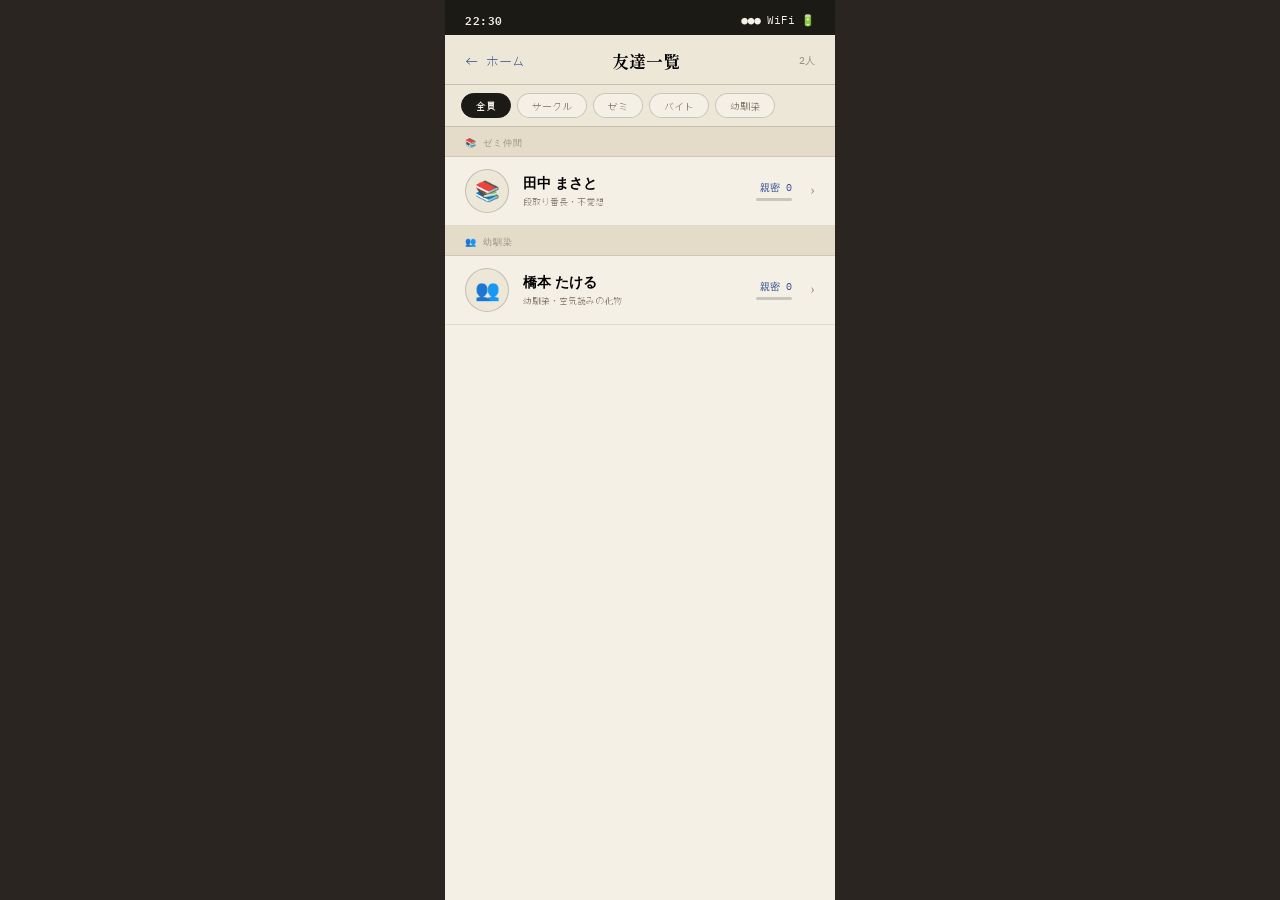
<file: screens/friends.html>
<!DOCTYPE html>
<html lang="ja">
<head>
<meta charset="UTF-8">
<meta name="viewport" content="width=device-width, initial-scale=1.0, user-scalable=no">
<title>友達一覧</title>
<link href="https://fonts.googleapis.com/css2?family=Yomogi&family=Shippori+Mincho+B1:wght@400;700;800&family=IBM+Plex+Mono:wght@400;500&display=swap" rel="stylesheet">
<style>
* { box-sizing: border-box; margin: 0; padding: 0; -webkit-tap-highlight-color: transparent; }

:root {
  --bg:     #f5f0e6;
  --bg2:    #ede7d8;
  --bg3:    #e4dcc8;
  --ink:    #1c1a14;
  --ink2:   #3a3628;
  --muted:  #9a9080;
  --pencil: #7a7060;
  --red:    #c0392b;
  --blue:   #2c4a8a;
  --ok:     #2e7d42;
  --gold:   #8a6a00;
  --rule:   rgba(28,26,20,0.10);
  --rule2:  rgba(28,26,20,0.20);
}

html, body { height: 100%; background: #2a2520; }

.phone {
  max-width: 390px;
  min-height: 100dvh;
  margin: 0 auto;
  background: var(--bg);
  display: flex;
  flex-direction: column;
  overflow: hidden;
}

/* ステータスバー */
.status-bar {
  background: #1c1a14;
  color: #f5f0e6;
  padding: 10px 20px 6px;
  display: flex;
  justify-content: space-between;
  align-items: center;
  font-family: 'IBM Plex Mono', monospace;
  font-size: 11px;
  flex-shrink: 0;
}
.status-bar-time { font-weight: 600; letter-spacing: .05em; }
.status-icons { display: flex; gap: 6px; align-items: center; }

/* ナビバー */
.nav-bar {
  background: var(--bg2);
  border-bottom: 1px solid var(--rule2);
  padding: 12px 20px 10px;
  display: flex;
  align-items: center;
  gap: 12px;
  flex-shrink: 0;
}
.nav-back {
  background: none; border: none;
  font-family: 'Yomogi', cursive;
  font-size: 13px; color: var(--blue);
  cursor: pointer; padding: 4px 0;
}
.nav-title {
  font-size: 17px; font-weight: 800; flex: 1; text-align: center;
  font-family: 'Shippori Mincho B1', serif;
}
.nav-right { width: 48px; text-align: right; }

/* フィルタータブ */
.filter-bar {
  background: var(--bg2);
  border-bottom: 1px solid var(--rule2);
  padding: 8px 16px;
  display: flex;
  gap: 6px;
  overflow-x: auto;
  flex-shrink: 0;
}
.filter-bar::-webkit-scrollbar { display: none; }
.ftab {
  padding: 4px 14px;
  border: 1.5px solid var(--rule2);
  border-radius: 20px;
  font-family: 'Yomogi', cursive;
  font-size: 10px; color: var(--pencil);
  cursor: pointer; white-space: nowrap;
  background: var(--bg);
  transition: all .15s;
}
.ftab.active {
  border-color: var(--ink);
  background: var(--ink);
  color: var(--bg);
  font-weight: 700;
}

/* スクリーン */
.screen { flex: 1; overflow-y: auto; -webkit-overflow-scrolling: touch; }

/* ── 一覧 ── */
.section-header {
  font-family: 'IBM Plex Mono', monospace;
  font-size: 9px; letter-spacing: .1em;
  color: var(--muted);
  padding: 10px 20px 6px;
  background: var(--bg3);
  border-bottom: 1px solid var(--rule);
  text-transform: uppercase;
}

.friend-row {
  display: flex;
  align-items: center;
  gap: 14px;
  padding: 12px 20px;
  border-bottom: 1px solid var(--rule);
  cursor: pointer;
  background: var(--bg);
  transition: background .1s;
}
.friend-row:active { background: var(--bg2); }
.friend-row.locked { opacity: .45; cursor: default; }

.friend-icon {
  width: 44px; height: 44px;
  border-radius: 50%;
  background: var(--bg2);
  border: 1.5px solid var(--rule2);
  display: flex; align-items: center; justify-content: center;
  font-size: 20px; flex-shrink: 0;
  position: relative;
}
.friend-icon-lock {
  position: absolute; bottom: -2px; right: -2px;
  font-size: 10px; background: var(--bg); border-radius: 50%;
  width: 16px; height: 16px;
  display: flex; align-items: center; justify-content: center;
}

.friend-info { flex: 1; min-width: 0; }
.friend-name {
  font-size: 14px; font-weight: 700;
  white-space: nowrap; overflow: hidden; text-overflow: ellipsis;
  margin-bottom: 2px;
}
.friend-tag {
  font-family: 'Yomogi', cursive;
  font-size: 9px; color: var(--pencil);
}

.friend-right { display: flex; flex-direction: column; align-items: flex-end; gap: 3px; flex-shrink: 0; }
.intimacy-val {
  font-family: 'IBM Plex Mono', monospace;
  font-size: 10px; color: var(--blue);
}
.intimacy-bar-wrap { width: 36px; height: 3px; background: var(--rule2); border-radius: 2px; overflow: hidden; }
.intimacy-bar-fill { height: 100%; background: var(--blue); border-radius: 2px; }
.friend-arrow { color: var(--muted); font-size: 14px; margin-left: 4px; flex-shrink: 0; }

/* ── 詳細 ── */
#detail-screen {
  display: none;
  flex-direction: column;
  transform: translateX(100%);
  transition: transform .25s cubic-bezier(.4,0,.2,1);
}
#detail-screen.open { transform: translateX(0); }
#list-screen { transition: transform .25s cubic-bezier(.4,0,.2,1); }
#list-screen.pushed { transform: translateX(-30%); pointer-events: none; }

.detail-avatar-wrap {
  background: var(--bg2);
  padding: 32px 0 20px;
  display: flex; flex-direction: column; align-items: center;
  border-bottom: 1px solid var(--rule2);
  flex-shrink: 0;
}
.detail-avatar-big {
  width: 80px; height: 80px;
  border-radius: 50%;
  background: var(--bg3);
  border: 2px solid var(--rule2);
  display: flex; align-items: center; justify-content: center;
  font-size: 36px;
  margin-bottom: 10px;
}
.detail-dname { font-size: 20px; font-weight: 800; margin-bottom: 3px; }
.detail-dtype { font-family: 'Yomogi', cursive; font-size: 10px; color: var(--pencil); }

.detail-body { padding: 16px 20px 40px; display: flex; flex-direction: column; gap: 14px; }

/* 親密度メーター */
.detail-meter-card {
  background: var(--bg2);
  border: 1.5px solid var(--rule2);
  border-radius: 12px;
  padding: 14px 16px;
}
.detail-meter-title {
  font-family: 'IBM Plex Mono', monospace;
  font-size: 8px; letter-spacing: .1em;
  color: var(--muted); margin-bottom: 10px;
}
.meter-row { display: flex; align-items: center; gap: 10px; margin-bottom: 8px; }
.meter-row:last-child { margin-bottom: 0; }
.meter-label { font-family: 'Yomogi', cursive; font-size: 10px; color: var(--pencil); width: 44px; flex-shrink: 0; }
.meter-track { flex: 1; height: 6px; background: var(--bg3); border-radius: 3px; overflow: hidden; }
.meter-fill { height: 100%; border-radius: 3px; }
.fill-intimacy { background: var(--blue); }
.fill-avg { background: var(--pencil); opacity: .5; }
.meter-val { font-family: 'IBM Plex Mono', monospace; font-size: 10px; color: var(--ink2); width: 26px; text-align: right; }

/* パラメータグリッド */
.detail-params {
  background: var(--bg2);
  border: 1.5px solid var(--rule2);
  border-radius: 12px;
  padding: 12px 16px;
}
.detail-params-title {
  font-family: 'IBM Plex Mono', monospace;
  font-size: 8px; letter-spacing: .1em;
  color: var(--muted); margin-bottom: 10px;
}
.params-grid { display: grid; grid-template-columns: repeat(6, 1fr); gap: 6px; }
.param-cell { text-align: center; }
.param-name { font-family: 'IBM Plex Mono', monospace; font-size: 7px; color: var(--muted); display: block; margin-bottom: 2px; }
.param-grade { font-size: 13px; font-weight: 700; display: block; }
.grade-ss { color: var(--red); }
.grade-s  { color: var(--ink); }
.grade-a  { color: var(--ink2); }
.grade-b  { color: var(--pencil); }
.grade-x  { color: var(--muted); }

/* 特性・注意事項 */
.detail-traits { display: flex; flex-wrap: wrap; gap: 6px; }
.trait {
  font-family: 'Yomogi', cursive;
  font-size: 9px; padding: 3px 9px;
  border-radius: 20px;
  background: var(--bg2);
  border: 1.5px solid var(--rule2);
  color: var(--ink2);
}
.trait.danger { background: rgba(192,57,43,.08); color: var(--red); border-color: var(--red); }
.trait.safe   { background: rgba(46,125,66,.08);  color: var(--ok);  border-color: var(--ok); }

.detail-note {
  font-family: 'Yomogi', cursive;
  font-size: 11px; color: var(--pencil);
  line-height: 1.8;
  background: var(--bg2);
  border-left: 3px solid var(--rule2);
  border-radius: 0 8px 8px 0;
  padding: 10px 14px;
}
.detail-note.warn { border-color: var(--red); }

/* 紹介できる人バッジ */
.introduces-section { display: flex; flex-direction: column; gap: 6px; }
.introduces-label {
  font-family: 'IBM Plex Mono', monospace;
  font-size: 8px; letter-spacing: .1em; color: var(--muted);
}
.intro-chip {
  display: flex; align-items: center; gap: 8px;
  background: rgba(46,125,66,.06);
  border: 1.5px solid var(--ok);
  border-radius: 10px; padding: 8px 12px;
}
.intro-chip-name { font-size: 12px; font-weight: 700; color: var(--ok); flex: 1; }
.intro-chip-cond { font-family: 'Yomogi', cursive; font-size: 9px; color: var(--pencil); }

/* ロック状態 */
.detail-locked-msg {
  text-align: center; padding: 40px 20px;
  font-family: 'Yomogi', cursive;
  font-size: 12px; color: var(--muted); line-height: 2;
}
</style>
</head>
<body>
<div class="phone">

  <div class="status-bar">
    <span class="status-bar-time" id="status-time">9:41</span>
    <div class="status-icons"><span>●●●</span><span>WiFi</span><span>🔋</span></div>
  </div>

  <!-- ナビ（一覧） -->
  <div id="nav-list">
    <div class="nav-bar">
      <button class="nav-back" onclick="location.href='../index.html'">← ホーム</button>
      <div class="nav-title">友達一覧</div>
      <div class="nav-right" id="nav-count" style="font-family:'IBM Plex Mono',monospace;font-size:10px;color:var(--muted);"></div>
    </div>
    <div class="filter-bar">
      <div class="ftab active" data-f="all"    onclick="setFilter(this)">全員</div>
      <div class="ftab"        data-f="circle" onclick="setFilter(this)">サークル</div>
      <div class="ftab"        data-f="class"  onclick="setFilter(this)">ゼミ</div>
      <div class="ftab"        data-f="part"   onclick="setFilter(this)">バイト</div>
      <div class="ftab"        data-f="old"    onclick="setFilter(this)">幼馴染</div>
    </div>
  </div>

  <!-- ナビ（詳細） -->
  <div id="nav-detail" style="display:none;">
    <div class="nav-bar">
      <button class="nav-back" onclick="closeDetail()">← 一覧</button>
      <div class="nav-title" id="nav-detail-name">—</div>
      <div style="width:48px;"></div>
    </div>
  </div>

  <!-- 一覧画面 -->
  <div class="screen" id="list-screen">
    <div id="list-area"></div>
  </div>

  <!-- 詳細画面 -->
  <div class="screen" id="detail-screen">
    <div class="detail-avatar-wrap">
      <div class="detail-avatar-big" id="d-avatar">👤</div>
      <div class="detail-dname" id="d-name">—</div>
      <div class="detail-dtype" id="d-type">—</div>
    </div>
    <div class="detail-body" id="d-body"></div>
  </div>

</div>

<script src="../data/gamedata.js"></script>
<script src="../data/gamestate.js"></script>
<script src="../data/flags.js"></script>
<script>
GameState.load();

// 時計
function updateClock() {
  const d = new Date();
  document.getElementById('status-time').textContent =
    d.getHours() + ':' + String(d.getMinutes()).padStart(2,'0');
}
updateClock();
setInterval(updateClock, 10000);

const PLABELS = {comm:'コミュ',visu:'ビジュ',head:'頭',tact:'手際',air:'空気',mental:'心'};
const GROUP_LABELS = {circle:'サークル仲間', class:'ゼミ仲間', part:'バイト仲間', old:'幼馴染'};
const GROUP_ICONS  = {circle:'⚽', class:'📚', part:'☕', old:'👥'};
const GROUPS = ['circle','class','part','old'];

const discovered = GameState._data?.discoveredFriends || [];

function isAvailable(c) {
  if (c.locked) return false;
  if (c.discoverable) return discovered.includes(c.id);
  const cfg = loadConfig() || {};
  const sameCircle = cfg.circle !== 'none' && c.circle === cfg.circle;
  const samePart   = cfg.part   !== 'none' && c.part   === cfg.part;
  const isCommon   = c.group === 'old' || c.group === 'class';
  return sameCircle || samePart || isCommon || discovered.includes(c.id);
}

function getIntimacy(c) {
  return GameState._data?.friendRelation?.[c.id]?.intimacy || 0;
}

let currentFilter = 'all';

function setFilter(el) {
  document.querySelectorAll('.ftab').forEach(t => t.classList.remove('active'));
  el.classList.add('active');
  currentFilter = el.dataset.f;
  renderList();
}

function renderList() {
  const area = document.getElementById('list-area');
  let html = '';
  let total = 0;

  GROUPS.forEach(group => {
    if (currentFilter !== 'all' && currentFilter !== group) return;
    const members = CHARACTERS.filter(c => c.group === group && isAvailable(c));
    if (!members.length) return;
    total += members.length;

    html += `<div class="section-header">${GROUP_ICONS[group]} ${GROUP_LABELS[group]}</div>`;
    members.forEach(c => {
      const intimacy = getIntimacy(c);
      html += `
        <div class="friend-row" onclick="openDetail(${c.id})">
          <div class="friend-icon">
            ${GROUP_ICONS[c.group]}
          </div>
          <div class="friend-info">
            <div class="friend-name">${c.name}</div>
            <div class="friend-tag">${c.type}</div>
          </div>
          <div class="friend-right">
            <div class="intimacy-val">親密 ${intimacy}</div>
            <div class="intimacy-bar-wrap">
              <div class="intimacy-bar-fill" style="width:${Math.min(100,intimacy)}%"></div>
            </div>
          </div>
          <div class="friend-arrow">›</div>
        </div>`;
    });
  });

  document.getElementById('nav-count').textContent = total + '人';
  area.innerHTML = html || `<div style="padding:60px 20px;text-align:center;font-family:'Yomogi',cursive;font-size:11px;color:var(--muted);">表示できるメンバーがいません</div>`;
}

function openDetail(cid) {
  const c = CHARACTERS.find(x => x.id === cid);
  if (!c) return;

  const intimacy = getIntimacy(c);
  const avgParam = Math.round(Object.values(c.params).reduce((a,b)=>a+b,0) / Object.keys(c.params).length);
  const avgMax   = Math.round(Object.values(c.maxParams).reduce((a,b)=>a+b,0) / Object.keys(c.maxParams).length);

  document.getElementById('nav-detail-name').textContent = c.name.split(' ')[1] || c.name;
  document.getElementById('d-avatar').textContent = GROUP_ICONS[c.group];
  document.getElementById('d-name').textContent = c.name;
  document.getElementById('d-type').textContent = c.type;

  // 紹介できる人リスト
  const introPending = (c.introduces || []).filter(i => {
    const targetAvail = discovered.includes(i.id) || CHARACTERS.find(x=>x.id===i.id&&!x.discoverable&&isAvailable(x));
    return !targetAvail && intimacy < i.minIntimacy;
  });
  const introDone = (c.introduces || []).filter(i => {
    const target = CHARACTERS.find(x => x.id === i.id);
    return target && (discovered.includes(i.id) || isAvailable(target));
  });

  const intimacyPct = Math.min(100, intimacy);
  const avgPct = Math.min(100, avgParam);
  const avgMaxPct = Math.min(100, avgMax);

  const traitsHtml = (c.traits || []).map(t => {
    const cls = (t === '暴走しやすい' || t === '惚れっぽい') ? 'danger'
              : t === '譲れる' ? 'safe' : '';
    return `<span class="trait ${cls}">${t}</span>`;
  }).join('');

  const paramsHtml = Object.entries(PLABELS).map(([k, label]) => `
    <div class="param-cell">
      <span class="param-name">${label}</span>
      <span class="param-grade ${GRADE_CLASS(c.params[k]||0)}">${GRADE(c.params[k]||0)}</span>
    </div>`).join('');

  const introducesHtml = (c.introduces || []).length ? `
    <div class="introduces-section">
      <div class="introduces-label">INTRODUCES — 紹介できる人</div>
      ${(c.introduces || []).map(i => {
        const target = CHARACTERS.find(x => x.id === i.id);
        if (!target) return '';
        const unlocked = discovered.includes(i.id) || isAvailable(target);
        return `
          <div class="intro-chip" style="${unlocked ? 'opacity:.5;' : ''}">
            <span style="font-size:16px;">${unlocked ? '✅' : '🤝'}</span>
            <span class="intro-chip-name">${target.name}</span>
            <span class="intro-chip-cond">${unlocked ? '紹介済み' : `親密度${i.minIntimacy}で紹介`}</span>
          </div>`;
      }).join('')}
    </div>` : '';

  document.getElementById('d-body').innerHTML = `
    <div class="detail-meter-card">
      <div class="detail-meter-title">RELATIONSHIP</div>
      <div class="meter-row">
        <div class="meter-label">親密度</div>
        <div class="meter-track"><div class="meter-fill fill-intimacy" style="width:${intimacyPct}%"></div></div>
        <div class="meter-val">${intimacy}</div>
      </div>
      <div class="meter-row">
        <div class="meter-label">現在値</div>
        <div class="meter-track"><div class="meter-fill fill-avg" style="width:${avgPct}%"></div></div>
        <div class="meter-val">${avgParam}</div>
      </div>
      <div class="meter-row">
        <div class="meter-label">MAX値</div>
        <div class="meter-track"><div class="meter-fill" style="width:${avgMaxPct}%;background:var(--pencil);opacity:.7;"></div></div>
        <div class="meter-val">${avgMax}</div>
      </div>
    </div>

    <div class="detail-params">
      <div class="detail-params-title">PARAMETERS</div>
      <div class="params-grid">${paramsHtml}</div>
    </div>

    <div class="detail-traits">${traitsHtml}</div>

    <div class="detail-note ${c.limit ? 'warn' : ''}">
      ${c.limit ? '⚠ ' + c.limit + '<br>' : ''}${c.note || ''}
    </div>

    ${introducesHtml}
  `;

  // スライドアニメーション
  document.getElementById('list-screen').classList.add('pushed');
  const det = document.getElementById('detail-screen');
  det.style.display = 'flex';
  document.getElementById('nav-list').style.display   = 'none';
  document.getElementById('nav-detail').style.display = 'block';
  requestAnimationFrame(() => requestAnimationFrame(() => det.classList.add('open')));
}

function closeDetail() {
  const det = document.getElementById('detail-screen');
  det.classList.remove('open');
  document.getElementById('list-screen').classList.remove('pushed');
  setTimeout(() => {
    det.style.display = 'none';
    document.getElementById('nav-list').style.display   = 'block';
    document.getElementById('nav-detail').style.display = 'none';
  }, 260);
}

renderList();
</script>
</body>
</html>
</file>
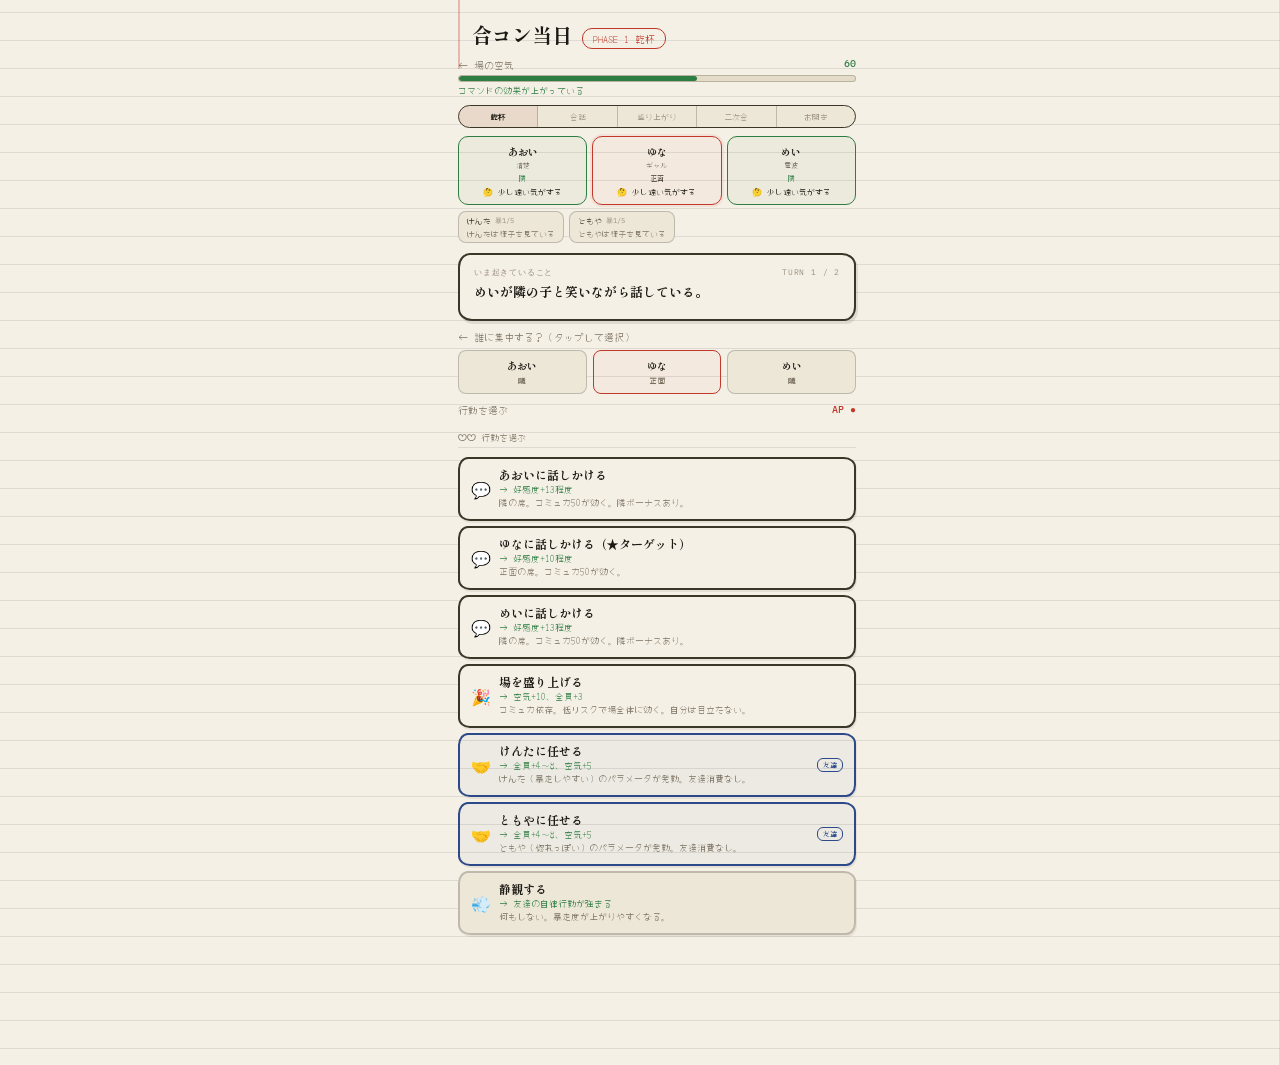
<file: screens/goukon_day_v19.html>
<!DOCTYPE html>
<html lang="ja">
<head>
<meta charset="UTF-8">
<meta name="viewport" content="width=device-width, initial-scale=1.0, user-scalable=no">
<title>大学生活攻略録 — 合コン</title>
<link href="https://fonts.googleapis.com/css2?family=Yomogi&family=Shippori+Mincho+B1:wght@400;700;800&family=IBM+Plex+Mono:wght@400;500&display=swap" rel="stylesheet">
<link rel="stylesheet" href="../css/base.css">
<style>
body{background-image:linear-gradient(var(--rule) 1px,transparent 1px),linear-gradient(90deg,transparent calc(100% - 1px),rgba(192,57,43,0.15) calc(100% - 1px));background-size:100% 28px,100% 100%;background-position:0 12px,0 0;}
.hd{padding:20px 24px 0;position:relative;}
.hd::before{content:'';position:absolute;left:58px;top:0;bottom:-20px;width:1.5px;background:rgba(192,57,43,0.3);}
.hd-top{display:flex;align-items:baseline;gap:10px;margin-left:48px;}
.hd-title{font-size:20px;font-weight:800;}
.hd-phase{font-family:'Yomogi',cursive;font-size:10px;color:var(--red);border:1.5px solid var(--red);border-radius:10px;padding:2px 10px;}

/* 空気ゲージ */
.air-wrap{margin:8px 24px 0 58px;}
.air-top{display:flex;justify-content:space-between;font-family:'Yomogi',cursive;font-size:10px;color:var(--pencil);margin-bottom:3px;}
.air-val{font-family:'IBM Plex Mono',monospace;font-weight:500;}
.air-track{height:7px;background:var(--paper3);border-radius:4px;border:1px solid var(--rule2);overflow:hidden;}
.air-fill{height:100%;border-radius:4px;transition:width .5s,background .5s;}
.air-fill.hi{background:#2e7d42;}.air-fill.md{background:var(--gold);}.air-fill.lo{background:var(--red);}
.air-hint{font-family:'Yomogi',cursive;font-size:9px;margin-top:2px;}
.air-hint.hi{color:var(--ok);}.air-hint.md{color:var(--gold);}.air-hint.lo{color:var(--red);}

/* フェーズ */
.phases{margin:8px 24px 0 58px;display:flex;border:1.5px solid var(--ink2);border-radius:20px;overflow:hidden;background:var(--paper2);}
.ph{flex:1;text-align:center;padding:5px 2px;font-family:'Yomogi',cursive;font-size:8px;color:var(--muted);border-right:1px solid var(--rule2);}
.ph:last-child{border-right:none;}
.ph.done{color:var(--ok);}.ph.done::before{content:'✓';}
.ph.active{color:var(--ink);background:var(--red-t);font-weight:700;}

/* 女性ステータス */
.heroines-row{margin:8px 24px 0 58px;display:flex;gap:5px;}
.hc{flex:1;background:var(--paper2);border:1.5px solid var(--rule2);border-radius:10px;padding:7px 5px;text-align:center;transition:all .3s;position:relative;cursor:pointer;}
.hc:active{transform:scale(.97);}
.hc.front{border-color:var(--ink2);background:var(--paper);}
.hc.adj{border-color:var(--ok);background:rgba(46,125,66,0.05);}
.hc.selected-target{border-color:var(--red);background:var(--red-t2);box-shadow:0 0 0 2px var(--red-t);}
.hc.monopoly{border-color:var(--blue);}
.hc.twoway{border-color:var(--gold);}
.hc-name{font-size:10px;font-weight:700;margin-bottom:1px;}
.hc-type{font-family:'Yomogi',cursive;font-size:7px;color:var(--pencil);margin-bottom:3px;}
.hc-bar{height:3px;background:var(--rule2);border-radius:2px;overflow:hidden;margin-bottom:2px;}
.hc-fill{height:100%;background:var(--red);border-radius:2px;transition:width .5s;}
.hc-val{font-family:'IBM Plex Mono',monospace;font-size:8px;color:var(--muted);}
.hc-seat{font-size:7px;margin-top:2px;}
.hc-seat.front{color:var(--ink2);}
.hc-seat.adj{color:var(--ok);}
.mono-badge{position:absolute;top:-5px;right:-3px;background:var(--blue);color:#fff;font-family:'Yomogi',cursive;font-size:6px;padding:1px 4px;border-radius:6px;}
.twoway-badge{position:absolute;top:-5px;right:-3px;background:var(--gold);color:#fff;font-family:'Yomogi',cursive;font-size:6px;padding:1px 4px;border-radius:6px;}

/* 友達状態 */
.friends-row{margin:6px 24px 0 58px;display:flex;gap:5px;}
.fc{display:flex;align-items:center;gap:4px;padding:3px 8px;border-radius:8px;background:var(--paper2);border:1px solid var(--rule2);font-size:8px;}
.fc.warn{border-color:var(--red);background:var(--red-t2);}
.fc-name{font-family:'Yomogi',cursive;color:var(--ink2);}
.fc-obs{font-family:'IBM Plex Mono',monospace;font-size:7px;color:var(--muted);}
.fc-obs.hi{color:var(--red);}

/* 状況テキスト */
.situation-wrap{padding:10px 24px 0 58px;}
.situation-card{background:var(--paper);border:2px solid var(--ink2);border-radius:12px 14px 12px 14px / 14px 12px 14px 12px;box-shadow:2px 3px 0 rgba(28,26,20,0.10);padding:12px 14px;}
.situation-label{font-family:'IBM Plex Mono',monospace;font-size:8px;color:var(--muted);letter-spacing:.1em;margin-bottom:4px;display:flex;justify-content:space-between;}
.situation-text{font-size:13px;font-weight:700;line-height:1.6;color:var(--ink);}
.situation-text.warning{color:var(--red);}
.situation-text.good{color:var(--ok);}
.situation-text.twoway{color:var(--gold);}
.situation-text.info{color:var(--blue);}
.situation-sub{font-family:'Yomogi',cursive;font-size:10px;color:var(--pencil);margin-top:4px;line-height:1.5;}
/* 結果テキスト */
.result-text{font-family:'Yomogi',cursive;font-size:11px;margin-top:8px;padding-top:8px;border-top:1px solid var(--rule);line-height:1.6;}
.result-text.good{color:var(--ok);}
.result-text.warning{color:var(--red);}
.result-text.info{color:var(--blue);}

/* ターゲット選択 */
.target-wrap{padding:8px 24px 0 58px;}
.target-label{font-family:'Yomogi',cursive;font-size:10px;color:var(--pencil);margin-bottom:6px;}
.target-row{display:flex;gap:6px;}
.target-btn{flex:1;background:var(--paper2);border:1.5px solid var(--rule2);border-radius:8px;padding:7px 4px;text-align:center;cursor:pointer;transition:all .15s;font-size:10px;font-weight:700;}
.target-btn:hover{border-color:var(--red);background:var(--red-t2);}
.target-btn.active{border-color:var(--red);background:var(--red-t2);}
.target-btn.disabled{opacity:.3;cursor:not-allowed;}
.target-btn-sub{font-family:'Yomogi',cursive;font-size:8px;color:var(--pencil);margin-top:2px;}

/* コマンドパネル */
.cmd-wrap{padding:8px 24px 0 58px;}
.cmd-section-label{font-family:'Yomogi',cursive;font-size:10px;color:var(--pencil);margin-bottom:6px;display:flex;justify-content:space-between;align-items:center;}
.cmd-ap{font-family:'IBM Plex Mono',monospace;font-size:10px;color:var(--red);font-weight:500;}
.cmd-grid{display:flex;flex-direction:column;gap:5px;}
.cmd{background:var(--paper);border:2px solid var(--ink2);border-radius:10px 12px 10px 12px / 12px 10px 12px 10px;padding:9px 11px;cursor:pointer;transition:all .15s;display:flex;align-items:center;gap:8px;box-shadow:1px 2px 0 rgba(28,26,20,0.07);}
.cmd:hover:not(.disabled){transform:translateY(-1px);box-shadow:2px 3px 0 rgba(28,26,20,0.13);border-color:var(--red);}
.cmd:active:not(.disabled){transform:scale(.98);}
.cmd.friend-type{border-color:var(--blue);background:rgba(44,74,138,0.04);}
.cmd.risk-type{border-color:rgba(192,57,43,0.3);}
.cmd.event-type{border-color:var(--gold);background:rgba(138,106,0,0.04);}
.cmd.skip-type{border-color:var(--rule2);background:var(--paper2);}
.cmd.disabled{opacity:.3;pointer-events:none;}
.cmd-icon{font-size:16px;flex-shrink:0;}
.cmd-body{flex:1;min-width:0;}
.cmd-name{font-size:12px;font-weight:700;margin-bottom:1px;line-height:1.2;}
.cmd-effect{font-family:'Yomogi',cursive;font-size:9px;color:var(--ok);margin-bottom:1px;}
.cmd-desc{font-family:'Yomogi',cursive;font-size:9px;color:var(--pencil);line-height:1.4;}
.cmd-tag{font-size:7px;padding:1px 5px;border-radius:6px;flex-shrink:0;white-space:nowrap;}
.tag-r{color:var(--red);border:1px solid var(--red);}
.tag-f{color:var(--blue);border:1px solid var(--blue);}
.tag-e{color:var(--gold);border:1px solid var(--gold);}

/* オーバーレイ */
.overlay{position:fixed;inset:0;background:rgba(28,26,20,0.88);display:flex;align-items:center;justify-content:center;z-index:200;opacity:0;pointer-events:none;transition:opacity .3s;}
.overlay.show{opacity:1;pointer-events:all;}
.ov-card{background:var(--paper);border:2.5px solid var(--ink);border-radius:14px;padding:22px;max-width:310px;width:90%;box-shadow:6px 8px 0 rgba(28,26,20,0.3);transform:scale(.92);transition:transform .3s;text-align:center;}
.overlay.show .ov-card{transform:scale(1);}
.ov-icon{font-size:32px;margin-bottom:8px;}
.ov-title{font-size:17px;font-weight:800;margin-bottom:6px;line-height:1.3;}
.ov-body{font-family:'Yomogi',cursive;font-size:11px;color:var(--pencil);line-height:1.8;margin-bottom:14px;white-space:pre-line;}
.ov-btn{width:100%;padding:13px;background:var(--ink);border:none;border-radius:22px;color:var(--paper);font-family:'Yomogi',cursive;font-size:12px;cursor:pointer;transition:all .15s;}
.ov-btn:hover{background:var(--red);transform:translateY(-1px);}
.pad{height:30px;}
</style>
</head>
<body>
<div id="root">
  <div class="hd">
    <div class="hd-top">
      <div class="hd-title">合コン当日</div>
      <div class="hd-phase" id="hd-phase">PHASE 1 乾杯</div>
    </div>
  </div>

  <div class="air-wrap">
    <div class="air-top"><span>← 場の空気</span><span class="air-val" id="air-val">60</span></div>
    <div class="air-track"><div class="air-fill md" id="air-fill" style="width:60%"></div></div>
    <div class="air-hint md" id="air-hint">コマンドの効果が普通</div>
  </div>

  <div class="phases">
    <div class="ph active" id="ph-0">乾杯</div>
    <div class="ph" id="ph-1">会話</div>
    <div class="ph" id="ph-2">盛り上がり</div>
    <div class="ph" id="ph-3">二次会</div>
    <div class="ph" id="ph-4">お開き</div>
  </div>

  <div class="heroines-row" id="heroines-row"></div>
  <div class="friends-row" id="friends-row"></div>

  <!-- 状況テキスト -->
  <div class="situation-wrap">
    <div class="situation-card">
      <div class="situation-label">
        <span id="sit-label">いま起きていること</span>
        <span id="sit-turn" style="font-family:'IBM Plex Mono',monospace;font-size:8px;color:var(--muted);">ターン1</span>
      </div>
      <div class="situation-text" id="sit-text">場が温まっている…</div>
      <div class="situation-sub" id="sit-sub"></div>
      <div class="result-text" id="result-text" style="display:none"></div>
    </div>
  </div>

  <!-- ターゲット選択 -->
  <div class="target-wrap">
    <div class="target-label">← 誰に集中する？（タップして選択）</div>
    <div class="target-row" id="target-row"></div>
  </div>

  <!-- コマンドパネル -->
  <div class="cmd-wrap">
    <div class="cmd-section-label">
      <span>行動を選ぶ</span>
      <span class="cmd-ap" id="cmd-ap">AP ●</span>
    </div>
    <div class="cmd-grid" id="cmd-grid"></div>
  </div>

  <div class="pad"></div>
</div>

<div class="overlay" id="overlay">
  <div class="ov-card">
    <div class="ov-icon" id="ov-icon">⚡</div>
    <div class="ov-title" id="ov-title"></div>
    <div class="ov-body" id="ov-body"></div>
    <button class="ov-btn" id="ov-btn">つづける</button>
  </div>
</div>

<script src="../data/gamedata.js"></script>
<script>
// ── データ受け取り ──
const PARTY     = JSON.parse(localStorage.getItem('goukon_party')    ||'[1,3]');
const H_IDS     = JSON.parse(localStorage.getItem('goukon_heroines') ||'[101,102,103]');
const CFG       = JSON.parse(localStorage.getItem('goukon_config')   ||'null');
const SEATING   = JSON.parse(localStorage.getItem('goukon_seating')  ||'null');
const SELF      = CFG?.self||{comm:50,visu:50,head:50,tact:50,air:50,mental:50,sake:50};
const SELF_SEAT = SEATING?.selfSeat??1;
const ADJ_H     = [SELF_SEAT>0?H_IDS[SELF_SEAT-1]:null, SELF_SEAT<2?H_IDS[SELF_SEAT+1]:null].filter(Boolean);
const FRONT_H   = H_IDS[SELF_SEAT];

// ── ゲーム状態 ──
const G = {
  phase:0, turn:0, apUsed:0,
  airGauge:60,
  heart:{}, prevHeart:{},
  obsession:{}, monopoly:{}, twoWorld:{},
  friendIntimacy:{},
  friendHeart:{},        // 友達→女性への好感度 {friendId: {heroineId: value}}
  targetId: null,
  usedOneTime: new Set(),
  nijikaiDone: false,
  contactDone: false,
  currentSituation: null,
};

const PHASES = [
  {label:'乾杯',     turns:2},
  {label:'会話',     turns:3},
  {label:'盛り上がり',turns:3},
  {label:'二次会',   turns:2},
  {label:'お開き',   turns:2},
];

// ── 初期化 ──
function init(){
  H_IDS.forEach(id=>{G.heart[id]=20;G.prevHeart[id]=20;});
  PARTY.forEach(id=>{
    G.obsession[id]=0;G.monopoly[id]=null;G.twoWorld[id]=null;G.friendIntimacy[id]=50;
    G.friendHeart[id]={};
    H_IDS.forEach(hid=>{G.friendHeart[id][hid]=10;});
  });
  G.targetId = FRONT_H; // 最初は正面の子をターゲット
  startPhase(0);
}

// ── フェーズ開始 ──
function startPhase(idx){
  G.phase=idx; G.turn=0; G.apUsed=0;
  nextTurn();
}

// ── ターン開始 ──
function nextTurn(){
  // 隣の女性ボーナス（毎ターン）
  ADJ_H.forEach(id=>{G.heart[id]=Math.min(100,(G.heart[id]||20)+2);});

  // 友達の自律行動（暴走度更新）
  PARTY.forEach(fid=>{
    const traits = CHARACTERS.find(c=>c.id===fid)?.traits||[];
    const obs = G.obsession[fid]||0;
    if(traits.includes('暴走しやすい')){
      G.obsession[fid]=Math.min(5,obs+1);
      // 暴走しやすいは全員への好感度が少し上がる
      H_IDS.forEach(hid=>{G.friendHeart[fid][hid]=Math.min(100,(G.friendHeart[fid][hid]||10)+3);});
    }
    if(traits.includes('惚れっぽい')&&Math.random()<0.35){
      G.obsession[fid]=Math.min(5,obs+1);
      // 惚れっぽいは注目度トップの女性への好感度が大きく上がる
      const topH=[...H_IDS].sort((a,b)=>(G.heart[b]||0)-(G.heart[a]||0))[0];
      G.friendHeart[fid][topH]=Math.min(100,(G.friendHeart[fid][topH]||10)+8);
    }
    // 暴走度3以上で2人の世界候補
    if(G.obsession[fid]>=3&&!G.twoWorld[fid]&&!G.monopoly[fid]&&Math.random()<0.4){
      G.twoWorld[fid]=H_IDS[Math.floor(Math.random()*H_IDS.length)];
    }
    // 暴走度5で独占確定
    if(G.obsession[fid]>=5&&!G.monopoly[fid]){
      G.monopoly[fid]=G.twoWorld[fid]||H_IDS[Math.floor(Math.random()*H_IDS.length)];
      G.twoWorld[fid]=null;
    }
    // 学歴厨：30%で場の空気-
    if(traits.includes('学歴厨')&&Math.random()<0.3){
      G.airGauge=Math.max(0,G.airGauge-5);
    }
    // 譲れる：独占中の友達がいたら50%で退く
    if(traits.includes('譲れる')&&Math.random()<0.5){
      const mf=PARTY.find(id=>G.monopoly[id]);
      if(mf){G.monopoly[mf]=null;G.obsession[mf]=Math.max(0,(G.obsession[mf]||0)-2);G.friendIntimacy[fid]=Math.min(100,(G.friendIntimacy[fid]||50)+15);}
    }
  });

  G.apUsed=0;
  G.currentSituation=generateSituation();
  clearResult();
  renderAll();
}

// ── 状況生成（今ターンの「背景」） ──
function generateSituation(){
  const party    = PARTY.map(id=>CHARACTERS.find(c=>c.id===id)).filter(Boolean);
  const heroines = H_IDS.map(id=>HEROINES.find(h=>h.id===id)).filter(Boolean);
  const fn = party[Math.floor(Math.random()*party.length)]?.name.split(' ')[1]||'友達';
  const hn = heroines[Math.floor(Math.random()*heroines.length)]?.name.split(' ')[1]||'彼女';

  // 優先：独占・2人の世界
  for(const fid of PARTY){
    const fc=CHARACTERS.find(c=>c.id===fid);
    const fn2=fc?.name.split(' ')[1]||'友達';
    if(G.twoWorld[fid]){
      const mh=HEROINES.find(h=>h.id===G.twoWorld[fid])?.name.split(' ')[1];
      return {text:`${fn2}と${mh}が2人の世界に入りつつある…`,type:'twoway',friendId:fid,heroineId:G.twoWorld[fid]};
    }
    if(G.monopoly[fid]&&(G.obsession[fid]||0)>=3){
      const mh=HEROINES.find(h=>h.id===G.monopoly[fid])?.name.split(' ')[1];
      return {text:`${fn2}が${mh}を独占している！（暴走${G.obsession[fid]}/5）`,type:'warning',friendId:fid,heroineId:G.monopoly[fid]};
    }
  }

  // フェーズ別の状況テキスト
  const SITS=[
    [{text:`${fn}が乾杯の音頭を取った。場が明るくなった。`,type:'good',air:+8},
     {text:`${hn}が「何飲みますか？」と話しかけてきた。`,type:'info'},
     {text:`席についたばかり。まだ誰も動いていない。`,type:'normal'},
     {text:`${hn}がこちらをちらっと見た気がした。`,type:'info'},
     {text:`${hn}が隣の子と笑いながら話している。`,type:'normal'}],
    [{text:`${hn}が「みんな何してるの？」と話を振ってきた。チャンスかも。`,type:'info'},
     {text:`${hn}がさっきの話を覚えていてくれた。「さっきの話、面白かったです」`,type:'good'},
     {text:`会話が弾んでいる。${hn}が笑っている。`,type:'good'},
     {text:`話題が途切れて少し沈黙が続いた。`,type:'warning',air:-5},
     {text:`${fn}がさりげなく追加注文を取った。場が和んだ。`,type:'good',air:+5},
     {text:`${hn}が席を少しこちら寄りに動かした気がする。`,type:'info'}],
    [{text:`ゲームしようという話になってきた。`,type:'good'},
     {text:`${hn}が「これ得意なんですよ〜！」と張り切っている。`,type:'good'},
     {text:`${hn}が急に「ここって霊感ある人います？」と言い始めた。`,type:'warning',air:-10},
     {text:`盛り上がってきた。${fn}が調子に乗り始めた。`,type:'warning'}],
    [{text:`そろそろお開きの空気になってきた。`,type:'normal'},
     {text:`${fn}が「二次会どこ行く？」と言い始めた。`,type:'info'},
     {text:`${hn}がバッグを触り始めた。解散が近い。`,type:'warning'}],
    [{text:`帰り支度が始まった。最後のチャンス。`,type:'normal'},
     {text:`${hn}がこちらをちらっと見た。何かを待っている気がする。`,type:'info'},
     {text:`解散の挨拶が始まった。`,type:'normal'}],
  ];
  const sits=SITS[G.phase]||SITS[0];
  // 使用済みを避ける
  const unused=sits.filter(s=>!G.usedOneTime.has(s.text));
  const s=(unused.length?unused:sits)[Math.floor(Math.random()*(unused.length||sits.length))];
  G.usedOneTime.add(s.text);
  if(s.air) G.airGauge=Math.max(0,Math.min(100,G.airGauge+s.air));
  return s;
}

// ── コマンドリスト生成 ──
function buildCommands(){
  const cmds=[];
  const used=G.apUsed>=1;
  const air=G.airGauge;
  const airMod=air>=60?1.2:air>=40?1.0:0.6;
  const sit=G.currentSituation;
  const target=G.targetId;
  const tH=target?HEROINES.find(h=>h.id===target):null;
  const tn=tH?.name.split(' ')[1]||'ターゲット';
  const isAdj=ADJ_H.includes(target);
  const selfCommVal=SELF.comm;
  const expectedBoost=n=>Math.round(n*airMod*(selfCommVal/50));

  // ── 能動コマンド（常時） ──

  // 各女性への話しかけ
  H_IDS.forEach(hid=>{
    const h=HEROINES.find(x=>x.id===hid);if(!h)return;
    const isSelected=hid===target;
    const isFront=hid===FRONT_H, isAdjH=ADJ_H.includes(hid);
    const bonus=isAdjH?3:0;
    const tag=isFront?'正面':isAdjH?'隣':'';
    const boost=expectedBoost(8)+bonus;
    cmds.push({
      id:`talk_${hid}`,icon:'💬',
      name:`${h.name.split(' ')[1]}に話しかける${isSelected?'（★ターゲット）':''}`,
      effect:`好感度+${boost}程度`,
      desc:`${tag?tag+'の席。':''}コミュ力${selfCommVal}が効く。${isAdjH?'隣ボーナスあり。':''}`,
      type:'normal',disabled:used||air<15,
    });
  });

  // 場を盛り上げる（低リスク）
  const airBoost=Math.round(8*airMod*(selfCommVal/50));
  cmds.push({
    id:'boost_air',icon:'🎉',
    name:'場を盛り上げる',
    effect:`空気+${airBoost}、全員+3`,
    desc:'コミュ力依存。低リスクで場全体に効く。自分は目立たない。',
    type:'normal',disabled:used,
  });

  // 友達に任せる
  PARTY.forEach(fid=>{
    const fc=CHARACTERS.find(c=>c.id===fid);if(!fc)return;
    const fn2=fc.name.split(' ')[1];
    const traits=fc.traits||[];
    const traitLabel=traits.slice(0,1).join('');
    cmds.push({
      id:`delegate_${fid}`,icon:'🤝',
      name:`${fn2}に任せる`,
      effect:'全員+4〜8、空気+5',
      desc:`${fn2}（${traitLabel||'普通'}）のパラメータが発動。友達消費なし。`,
      type:'friend',disabled:used,
    });
  });

  // フェーズ解放コマンド
  if(G.phase>=2&&SELF.head>=50){
    cmds.push({
      id:'deep_talk',icon:'🗣',
      name:`${tn}に深く話しかける`,
      effect:`成功で+${expectedBoost(15)}、失敗で空気-8`,
      desc:`頭${SELF.head}が効く。相手の傾向次第でハマるかどうか変わる。リスクあり。`,
      type:'risk',disabled:used,
    });
  }
  if(G.phase>=2&&SELF.air>=55){
    cmds.push({
      id:'move_seat',icon:'🚶',
      name:`${tn}の隣に移動する`,
      effect:`成功で+12、失敗で-6`,
      desc:`空気読み${SELF.air}が効く。自然に見えるかどうかで結果が変わる。`,
      type:'risk',disabled:used||isAdj,
    });
  }
  if(G.phase>=3&&!G.nijikaiDone){
    cmds.push({
      id:'nijikai',icon:'🌙',
      name:'二次会に誘う',
      effect:'成功で全員+8、空気+8',
      desc:`空気${air}以上で成功率↑。失敗すると全員-5。今回限りのコマンド。`,
      type:'risk',disabled:used||air<35,
    });
  }
  if(G.phase>=4&&!G.contactDone){
    cmds.push({
      id:'get_contact',icon:'📱',
      name:'連絡先を聞く',
      effect:'好感度50以上の子と交換成功',
      desc:'今回限りのコマンド。好感度が高い子がいればスムーズに。',
      type:'risk',disabled:used,
    });
  }

  // ── 状況への対応コマンド（イベント依存） ──
  if(sit){
    if(sit.type==='twoway'&&sit.friendId){
      const fn3=CHARACTERS.find(c=>c.id===sit.friendId)?.name.split(' ')[1];
      const hn3=HEROINES.find(h=>h.id===sit.heroineId)?.name.split(' ')[1];
      cmds.push({id:'cutin_two',icon:'⚡',name:`${fn3}と${hn3}の間に割り込む`,effect:'2人の世界を崩す',desc:`空気-5。でも${fn3}の独占を防げる。`,type:'event',tag:'対応',disabled:used});
      cmds.push({id:'watch_two',icon:'👀',name:`${fn3}の邪魔をしない`,effect:`${fn3}好感度+15`,desc:`${fn3}と${hn3}の関係が深まる。その子はもらえないかも。`,type:'event',tag:'対応',disabled:used});
      cmds.push({id:'other_two',icon:'🎯',name:'別の子に集中する',effect:`${tn}好感度+${expectedBoost(10)}`,desc:'2人を放置して他の子を狙う。',type:'event',tag:'対応',disabled:used});
    }
    if(sit.type==='warning'&&sit.friendId&&(G.obsession[sit.friendId]||0)>=3){
      const fn4=CHARACTERS.find(c=>c.id===sit.friendId)?.name.split(' ')[1];
      cmds.push({id:`sig_stop_${sit.friendId}`,icon:'✋',name:`${fn4}に「もう引け」と合図`,effect:'暴走度リセット',desc:`${fn4}が退く。${fn4}への好感度-10。でも独占は崩せる。`,type:'event',tag:'合図',disabled:used});
      cmds.push({id:`sig_go_${sit.friendId}`,icon:'👍',name:`${fn4}に「その子いっていいぞ」と合図`,effect:`${fn4}好感度+5`,desc:`独占を認める。その子はもらえないかも。`,type:'event',tag:'合図',disabled:used});
    }
    if(sit.type==='warning'&&sit.text?.includes('霊感')){
      cmds.push({id:'cutin_weird',icon:'⚡',name:'話題をうまく変える',effect:'成功で空気+10',desc:'コミュ力依存。失敗すると空気-3。',type:'event',tag:'対応',disabled:used});
      cmds.push({id:'ride_weird',icon:'🔮',name:'乗っかる',effect:'電波系に+15',desc:'電波系には刺さる。他には引かれる。',type:'event',tag:'対応',disabled:used});
    }
    if(sit.type==='warning'&&sit.text?.includes('沈黙')){
      cmds.push({id:'break_silence',icon:'🗣',name:'沈黙を破る',effect:'空気+10〜15',desc:'コミュ力依存。場のピンチを救う。',type:'event',tag:'対応',disabled:used});
    }
    if(sit.text?.includes('音頭')||sit.text?.includes('ゲーム')){
      cmds.push({id:'ride_wave',icon:'🌊',name:'この流れに乗る',effect:'空気+8、全員+4',desc:'盛り上がりに便乗する。低リスク。',type:'event',tag:'対応',disabled:used});
    }
    if((sit.text?.includes('見た')||sit.text?.includes('見つめ'))&&sit.type==='info'){
      cmds.push({id:'eye_contact',icon:'👁',name:'目が合ったら微笑む',effect:`${tn}好感度+10`,desc:'相手の視線に応える。自然なアプローチ。',type:'event',tag:'対応',disabled:used});
    }
  }

  // 静観（常時）
  cmds.push({
    id:'skip',icon:'💨',
    name:'静観する',
    effect:'友達の自律行動が強まる',
    desc:'何もしない。暴走度が上がりやすくなる。',
    type:'skip',disabled:used,
  });

  return cmds;
}

// ── コマンド実行 ──
function execCmd(id){
  if(G.apUsed>=1) return;
  G.apUsed=1;
  const air=G.airGauge;
  const airMod=air>=60?1.2:air>=40?1.0:0.6;
  const target=G.targetId||FRONT_H;
  const tH=HEROINES.find(h=>h.id===target);
  const tn=tH?.name.split(' ')[1]||'彼女';
  const selfMod=SELF.comm/50;
  let rt='', rtype='good';

  if(id?.startsWith('talk_')){
    const hid=parseInt(id.replace('talk_',''));
    const h=HEROINES.find(x=>x.id===hid);
    const hn2=h?.name.split(' ')[1]||'彼女';
    const isAdj2=ADJ_H.includes(hid);
    const boost=Math.round((7+Math.random()*6)*airMod*selfMod)+(isAdj2?3:0);
    const prevHeart=G.heart[hid]||20;
    G.heart[hid]=Math.min(100,prevHeart+boost);
    const newHeart=G.heart[hid];
    // リアクションテキスト（好感度帯と上昇量で決める）
    const reactions={
      high:  [`${hn2}が笑顔で返してくれた。`,`${hn2}がこちらに体を向けた。`,`${hn2}が「そうそう！」と乗ってきた。`],
      mid:   [`${hn2}が普通に返事をした。`,`${hn2}が少し笑った。`,`${hn2}が相槌を打った。`],
      low:   [`${hn2}が短く返した。`,`${hn2}は少し遠い反応だった。`,`${hn2}が「あ、うん…」と答えた。`],
      cold:  [`${hn2}はけんたの方を向いたまま気づかなかった。`,`${hn2}の反応は薄かった。`],
    };
    let pool;
    const mf2=PARTY.find(fid=>G.monopoly[fid]===hid);
    if(mf2) pool=reactions.cold;
    else if(newHeart>=65) pool=reactions.high;
    else if(newHeart>=40) pool=reactions.mid;
    else pool=reactions.low;
    rt=pool[Math.floor(Math.random()*pool.length)]+(isAdj2?' （隣ボーナス）':'');

  } else if(id==='boost_air'){
    const b=Math.round((7+Math.random()*8)*airMod*selfMod);
    G.airGauge=Math.min(100,G.airGauge+b);
    H_IDS.forEach(hid=>{G.heart[hid]=Math.min(100,(G.heart[hid]||20)+3);});
    rt=`場を盛り上げた！空気+${b}。全員+3。（自分は目立たないが場が良くなった）`;

  } else if(id?.startsWith('delegate_')){
    const fid=parseInt(id.replace('delegate_',''));
    const fc=CHARACTERS.find(c=>c.id===fid);
    const fn2=fc?.name.split(' ')[1]||'友達';
    const traits=fc?.traits||[];
    let desc='';
    if(traits.includes('暴走しやすい')){ G.airGauge=Math.min(100,G.airGauge+12); H_IDS.forEach(hid=>{G.heart[hid]=Math.min(100,(G.heart[hid]||20)+6);}); desc=`${fn2}が勢いよく場を盛り上げた！空気+12。全員+6。ただし暴走度+1。`; G.obsession[fid]=Math.min(5,(G.obsession[fid]||0)+1);}
    else if(traits.includes('惚れっぽい')){ const rh=HEROINES.find(h=>h.id===H_IDS[Math.floor(Math.random()*H_IDS.length)]); G.heart[rh.id]=Math.min(100,(G.heart[rh.id]||20)+12); desc=`${fn2}が${rh.name.split(' ')[1]}に積極的に話しかけた。${rh.name.split(' ')[1]}+12。`; }
    else if(traits.includes('静観しやすい')){ G.airGauge=Math.min(100,G.airGauge+5); desc=`${fn2}は静かに話を聞いていた。空気+5。場が落ち着いた。`; }
    else if(traits.includes('学歴厨')){ const hasGyaru=H_IDS.some(hid=>HEROINES.find(h=>h.id===hid)?.type?.includes('ギャル')); if(hasGyaru){G.airGauge=Math.max(0,G.airGauge-8);desc=`${fn2}が学歴の話を始めた…ギャル系には引かれた。空気-8。`; rtype='warning';}else{H_IDS.forEach(hid=>{G.heart[hid]=Math.min(100,(G.heart[hid]||20)+8);}); desc=`${fn2}の話題が刺さった！全員+8。`;}}
    else if(traits.includes('譲れる')){ G.airGauge=Math.min(100,G.airGauge+6); H_IDS.forEach(hid=>{G.heart[hid]=Math.min(100,(G.heart[hid]||20)+5);}); G.friendIntimacy[fid]=Math.min(100,(G.friendIntimacy[fid]||50)+10); desc=`${fn2}がうまく場を支えてくれた。空気+6。全員+5。${fn2}好感度+10。`; }
    else { G.airGauge=Math.min(100,G.airGauge+5); H_IDS.forEach(hid=>{G.heart[hid]=Math.min(100,(G.heart[hid]||20)+4);}); desc=`${fn2}が動いた。空気+5。全員+4。`; }
    rt=desc;

  } else if(id==='deep_talk'){
    if(Math.random()<0.35){G.airGauge=Math.max(0,G.airGauge-8);rt=`話が噛み合わなかった…空気-8。`;rtype='warning';}
    else{const b=Math.round(14*airMod*(SELF.head/50));G.heart[target]=Math.min(100,(G.heart[target]||20)+b);rt=`「もっと聞かせてよ」\n${tn}との話が深まった！好感度+${b}。`;}

  } else if(id==='move_seat'){
    if(Math.random()<0.35){G.heart[target]=Math.max(0,(G.heart[target]||20)-6);rt=`移動しようとしたが不自然だった。${tn}好感度-6。`;rtype='warning';}
    else{G.heart[target]=Math.min(100,(G.heart[target]||20)+12);rt=`自然に${tn}の隣に移動成功！好感度+12。`;}

  } else if(id==='nijikai'){
    G.nijikaiDone=true;
    if(G.airGauge>=50&&Math.random()<0.6){H_IDS.forEach(hid=>{G.heart[hid]=Math.min(100,(G.heart[hid]||20)+8);});G.airGauge=Math.min(100,G.airGauge+8);rt=`「まだ終わらせない！」\n二次会の流れができた。全員+8、空気+8。`;}
    else{H_IDS.forEach(hid=>{G.heart[hid]=Math.max(0,(G.heart[hid]||20)-5);});rt=`空気を読み間違えた…全員-5。`;rtype='warning';}

  } else if(id==='get_contact'){
    G.contactDone=true;
    const maxH=Math.max(...H_IDS.map(hid=>G.heart[hid]||0));
    const topId=H_IDS.find(hid=>(G.heart[hid]||0)===maxH);
    const topH2=HEROINES.find(h=>h.id===topId);
    if(maxH>=50){showOv('📱',`${topH2?.name}と連絡先交換！`,`${topH2?.name}が少し照れながらスマホを差し出してきた。\n今夜は最高だった。`,'つづける',()=>{closeOv();finishTurn();});return;}
    else{rt=`まだ早かったかもしれない…（好感度${maxH}。目安は50以上）`;rtype='warning';}

  } else if(id==='cutin_two'){
    const fid2=G.currentSituation?.friendId;
    G.twoWorld[fid2]=null;G.obsession[fid2]=Math.max(0,(G.obsession[fid2]||0)-2);
    G.airGauge=Math.max(0,G.airGauge-5);
    rt=`2人の間に割り込んだ。空気-5。でも独占を防いだ。`;rtype='warning';

  } else if(id==='watch_two'){
    const fid3=G.currentSituation?.friendId;
    G.friendIntimacy[fid3]=Math.min(100,(G.friendIntimacy[fid3]||50)+15);
    G.twoWorld[fid3]=null;G.monopoly[fid3]=G.currentSituation?.heroineId;
    const fn5=CHARACTERS.find(c=>c.id===fid3)?.name.split(' ')[1];
    rt=`${fn5}の邪魔をしなかった。${fn5}好感度+15。その子はもらえないかも。`;rtype='info';

  } else if(id==='other_two'){
    const b=Math.round(10*airMod);G.heart[target]=Math.min(100,(G.heart[target]||20)+b);
    rt=`${tn}に集中した。好感度+${b}。`;

  } else if(id?.startsWith('sig_stop_')){
    const fid4=parseInt(id.replace('sig_stop_',''));
    const fn6=CHARACTERS.find(c=>c.id===fid4)?.name.split(' ')[1];
    G.friendIntimacy[fid4]=Math.max(0,(G.friendIntimacy[fid4]||50)-10);
    G.obsession[fid4]=Math.max(0,(G.obsession[fid4]||0)-3);
    G.monopoly[fid4]=null;G.twoWorld[fid4]=null;
    rt=`${fn6}に「もう引け」と合図。${fn6}が退いた。${fn6}好感度-10。`;rtype='warning';

  } else if(id?.startsWith('sig_go_')){
    const fid5=parseInt(id.replace('sig_go_',''));
    const fn7=CHARACTERS.find(c=>c.id===fid5)?.name.split(' ')[1];
    G.friendIntimacy[fid5]=Math.min(100,(G.friendIntimacy[fid5]||50)+5);
    G.obsession[fid5]=Math.min(5,(G.obsession[fid5]||0)+1);
    const mhid=G.monopoly[fid5]||G.twoWorld[fid5];
    if(mhid)G.heart[mhid]=Math.min(100,(G.heart[mhid]||20)+8);
    rt=`${fn7}に「その子いっていいぞ」と合図。${fn7}が積極的に動き始めた。`;rtype='info';

  } else if(id==='cutin_weird'){
    if(Math.random()<0.4){G.airGauge=Math.max(0,G.airGauge-3);rt=`話題転換に失敗…空気-3。`;rtype='warning';}
    else{G.airGauge=Math.min(100,G.airGauge+10);rt=`うまく話題を変えた！空気+10。`;}

  } else if(id==='ride_weird'){
    const wH=H_IDS.find(hid=>HEROINES.find(h=>h.id===hid)?.type?.includes('電波'));
    if(wH){G.heart[wH]=Math.min(100,(G.heart[wH]||20)+15);rt=`乗っかった！電波系に刺さった。好感度+15。`;}
    else{G.airGauge=Math.max(0,G.airGauge-8);rt=`誰にも刺さらなかった…空気-8。`;rtype='warning';}

  } else if(id==='break_silence'){
    if(Math.random()<0.35){rt=`沈黙を破ろうとしたが滑った…`;rtype='warning';}
    else{const b=Math.round(12*airMod*selfMod);G.airGauge=Math.min(100,G.airGauge+b);rt=`沈黙を自然に破った！空気+${b}。`;}

  } else if(id==='ride_wave'){
    G.airGauge=Math.min(100,G.airGauge+8);H_IDS.forEach(hid=>{G.heart[hid]=Math.min(100,(G.heart[hid]||20)+4);});
    rt=`流れに乗った。空気+8、全員+4。`;

  } else if(id==='eye_contact'){
    G.heart[target]=Math.min(100,(G.heart[target]||20)+10);
    rt=`目が合って微笑んだ。${tn}好感度+10。`;

  } else if(id==='skip'){
    PARTY.forEach(fid=>{const t=CHARACTERS.find(c=>c.id===fid)?.traits||[];if(t.includes('暴走しやすい')||t.includes('惚れっぽい'))G.obsession[fid]=Math.min(5,(G.obsession[fid]||0)+1);});
    rt=`静観した。友達が自律的に動いている…`;rtype='info';
  }

  showResult(rt,rtype);
  renderCmds();
  renderStatus();
  setTimeout(finishTurn,800);
}

function finishTurn(){
  G.turn++;
  const pd=PHASES[G.phase];
  if(G.turn>=pd.turns){
    if(G.phase>=4){endGame();return;}
    const next=G.phase+1;
    const transText=['','乾杯が終わり会話が始まった。\n誰が誰に興味を持つか見えてくる。','会話が盛り上がってきた。\n友達の暴走に注意。ここが山場。','そろそろお開きの空気。\n二次会に持ち込めるか。','最後のチャンス。\n今動かないと後悔する。'];
    showOv(['🥂','💬','🎮','🌃','👋'][next],PHASES[next].label,transText[next],'はじめる',()=>{closeOv();startPhase(next);});
  } else {
    nextTurn();
  }
}

function endGame(){
  const r={};H_IDS.forEach(id=>{r[id]={heart:G.heart[id]||0,heartPrev:G.prevHeart[id]||0};});
  localStorage.setItem('goukon_result',JSON.stringify({heroineStatus:r}));
  location.href='result.html';
}

// ── ターゲット選択 ──
function selectTarget(hid){
  G.targetId=hid;
  renderTargets();
  renderCmds();
}

// ── レンダリング ──
function renderAll(){
  renderStatus();
  renderTargets();
  renderSituation();
  renderCmds();
}

function renderStatus(){
  // 空気
  const af=document.getElementById('air-fill');
  const av=document.getElementById('air-val');
  const ah=document.getElementById('air-hint');
  const v=G.airGauge;
  af.style.width=v+'%';
  af.className='air-fill '+(v>=60?'hi':v>=40?'md':'lo');
  av.textContent=v;
  av.style.color=v>=60?'var(--ok)':v>=40?'var(--gold)':'var(--red)';
  ah.textContent=v>=60?'コマンドの効果が上がっている':v>=40?'コマンドの効果が普通':'コマンドの効果が下がっている…';
  ah.className='air-hint '+(v>=60?'hi':v>=40?'md':'lo');

  // フェーズ
  document.getElementById('hd-phase').textContent=`PHASE ${G.phase+1} ${PHASES[G.phase].label}`;
  for(let i=0;i<5;i++){const e=document.getElementById('ph-'+i);if(!e)continue;e.className='ph';if(i<G.phase)e.classList.add('done');else if(i===G.phase)e.classList.add('active');}

  // 女性
  const hr=document.getElementById('heroines-row');hr.innerHTML='';
  H_IDS.forEach((hid,i)=>{
    const h=HEROINES.find(x=>x.id===hid);if(!h)return;
    const isFront=hid===FRONT_H,isAdj2=ADJ_H.includes(hid);
    const mf=PARTY.find(fid=>G.monopoly[fid]===hid);
    const tf=PARTY.find(fid=>G.twoWorld[fid]===hid);
    const isTarget=hid===G.targetId;
    const div=document.createElement('div');
    div.className='hc'+(isFront?' front':isAdj2?' adj':'')+(mf?' monopoly':tf?' twoway':'')+(isTarget?' selected-target':'');
    div.onclick=()=>selectTarget(hid);
    // 好感度を表情テキストに変換
    const hv=G.heart[hid]||0;
    const hvText=hv>=80?'😊 とても楽しそう':hv>=60?'🙂 笑顔が増えてきた':hv>=40?'😐 普通に話している':hv>=20?'🤔 少し遠い気がする':'😶 こちらを見ていない';
    div.innerHTML=`
      ${mf?`<div class="mono-badge">${CHARACTERS.find(c=>c.id===mf)?.name.split(' ')[1]}独占</div>`:''}
      ${tf?`<div class="twoway-badge">2人の世界</div>`:''}
      <div class="hc-name">${h.name.split(' ')[1]}</div>
      <div class="hc-type">${h.type?.split('・')[0]||''}</div>
      <div class="hc-seat ${isFront?'front':isAdj2?'adj':''}">${isFront?'正面':isAdj2?'隣':''}</div>
      <div style="font-family:'Yomogi',cursive;font-size:8px;margin-top:3px;line-height:1.4;">${hvText}</div>`;
    hr.appendChild(div);
  });

  // 友達（フレーバーテキスト付き）
  const fr=document.getElementById('friends-row');fr.innerHTML='';
  const selfComm=SELF.comm||50;
  PARTY.forEach(fid=>{
    const c=CHARACTERS.find(x=>x.id===fid);if(!c)return;
    const obs=G.obsession[fid]||0;
    const mono=G.monopoly[fid];const two=G.twoWorld[fid];
    const fn=c.name.split(' ')[1];

    // 最も好感度が高い相手を特定
    const fHearts=G.friendHeart[fid]||{};
    const topHid=H_IDS.sort((a,b)=>(fHearts[b]||0)-(fHearts[a]||0))[0];
    const topHeart=fHearts[topHid]||0;
    const topH=HEROINES.find(h=>h.id===topHid);
    const hn=topH?.name.split(' ')[1]||'誰か';

    // フレーバーテキスト生成（コミュ力で精度が変わる）
    let flavor='';
    const mhName=HEROINES.find(h=>h.id==(mono||two||topHid))?.name.split(' ')[1]||'誰か';

    if(selfComm<=49){
      // コミュ力低：相手が誰かすらわからない
      flavor=`${fn}が話しかけている`;
    } else if(selfComm<=69){
      // コミュ力中：盛り上がってるかどうかはわかる
      if(mono||two)       flavor=`${fn}と${mhName}がいい感じになっている`;
      else if(obs>=3)     flavor=`${fn}が誰かに入れ込んでいる`;
      else if(topHeart>=30) flavor=`${fn}が誰かと盛り上がっている`;
      else                flavor=`${fn}は様子を見ている`;
    } else if(selfComm<=89){
      // コミュ力高：相手が誰かわかる
      if(mono||two)       flavor=`${fn}が${mhName}にかなり入れ込んでいる気がする`;
      else if(obs>=3)     flavor=`${fn}が${mhName}に本気になりつつある`;
      else if(topHeart>=50) flavor=`${fn}は${mhName}のことが気になっているようだ`;
      else                flavor=`${fn}は${mhName}と普通に話している`;
    } else {
      // コミュ力最高：かなり具体的にわかる
      if(mono||two)       flavor=`${fn}が${mhName}に完全に惚れている。合図を送るなら今だ`;
      else if(obs>=3)     flavor=`${fn}が${mhName}に本気だ。このままだとまずい`;
      else if(topHeart>=50) flavor=`${fn}は${mhName}が気になっている。放置すると取られるかも`;
      else                flavor=`${fn}は${mhName}と話しているが、まだ余裕がありそう`;
    }

    const div=document.createElement('div');
    div.className='fc'+(obs>=3?' warn':'');
    div.style.cssText='flex-direction:column;align-items:flex-start;gap:2px;';
    div.innerHTML=`
      <div style="display:flex;align-items:center;gap:4px;">
        <span class="fc-name">${fn}</span>
        <span class="fc-obs ${obs>=3?'hi':''}">暴${obs}/5</span>
      </div>
      <div style="font-family:'Yomogi',cursive;font-size:8px;color:${obs>=3?'var(--red)':'var(--pencil)'};">${flavor}</div>`;
    fr.appendChild(div);
  });
}

function renderTargets(){
  const row=document.getElementById('target-row');row.innerHTML='';
  H_IDS.forEach(hid=>{
    const h=HEROINES.find(x=>x.id===hid);if(!h)return;
    const isSelected=hid===G.targetId;
    const isAdj2=ADJ_H.includes(hid);
    const isFront=hid===FRONT_H;
    const div=document.createElement('div');
    div.className='target-btn'+(isSelected?' active':'');
    div.innerHTML=`${h.name.split(' ')[1]}<div class="target-btn-sub">${isFront?'正面':isAdj2?'隣':'遠い'}</div>`;
    div.onclick=()=>selectTarget(hid);
    row.appendChild(div);
  });
}

function renderSituation(){
  const sit=G.currentSituation;
  if(!sit)return;
  document.getElementById('sit-turn').textContent=`TURN ${G.turn+1} / ${PHASES[G.phase].turns}`;
  const st=document.getElementById('sit-text');
  st.textContent=sit.text;
  st.className='situation-text '+(sit.type||'');
  document.getElementById('sit-sub').textContent=sit.type==='twoway'?'このまま見守る？カットインする？':sit.type==='warning'&&sit.friendId?'合図を送る？':sit.type==='warning'?'どう対応する？':'';
  clearResult();
}

function clearResult(){
  const rt=document.getElementById('result-text');
  rt.style.display='none';rt.textContent='';rt.className='result-text';
}

function showResult(text,type){
  const rt=document.getElementById('result-text');
  rt.textContent=text;rt.className='result-text '+(type||'good');rt.style.display='block';
}

function renderCmds(){
  const grid=document.getElementById('cmd-grid');grid.innerHTML='';
  const cmds=buildCommands();
  const used=G.apUsed>=1;
  document.getElementById('cmd-ap').textContent='AP '+(used?'○':'●');

  // セクション分け
  const active=cmds.filter(c=>c.type==='event');
  const normal=cmds.filter(c=>c.type!=='event'&&c.type!=='skip');
  const skip=cmds.filter(c=>c.type==='skip');

  const addSection=(label,list)=>{
    if(!list.length)return;
    if(label){const lbl=document.createElement('div');lbl.style.cssText='font-family:\'Yomogi\',cursive;font-size:9px;color:var(--pencil);margin:8px 0 4px;padding-bottom:3px;border-bottom:1px solid var(--rule);';lbl.textContent=label;grid.appendChild(lbl);}
    list.forEach(c=>{
      const div=document.createElement('div');
      div.className='cmd '+(c.type==='friend'?'friend-type':c.type==='risk'?'risk-type':c.type==='event'?'event-type':c.type==='skip'?'skip-type':'')+(c.disabled?' disabled':'');
      div.innerHTML=`<div class="cmd-icon">${c.icon}</div><div class="cmd-body"><div class="cmd-name">${c.name}</div>${c.effect?`<div class="cmd-effect">→ ${c.effect}</div>`:''}<div class="cmd-desc">${c.desc}</div></div>${c.type==='risk'?'<span class="cmd-tag tag-r">リスク</span>':c.type==='event'?`<span class="cmd-tag tag-e">${c.tag||'対応'}</span>`:c.type==='friend'?'<span class="cmd-tag tag-f">友達</span>':''}`;
      if(!c.disabled)div.onclick=()=>execCmd(c.id);
      grid.appendChild(div);
    });
  };

  if(active.length) addSection('← 今の状況への対応',active);
  addSection(active.length?'── 能動的な行動':'── 行動を選ぶ',normal);
  addSection(null,skip);
}

function renderCmds(){
  const grid=document.getElementById('cmd-grid');grid.innerHTML='';
  const cmds=buildCommands();
  const used=G.apUsed>=1;
  document.getElementById('cmd-ap').textContent='AP '+(used?'○':'●');

  const active=cmds.filter(c=>c.type==='event');
  const normal=cmds.filter(c=>c.type!=='event'&&c.type!=='skip');
  const skip=cmds.filter(c=>c.type==='skip');

  const addSec=(label,list)=>{
    if(!list.length)return;
    if(label){const lbl=document.createElement('div');lbl.style.cssText="font-family:'Yomogi',cursive;font-size:9px;color:var(--pencil);margin:8px 0 4px;padding-bottom:3px;border-bottom:1px solid var(--rule);";lbl.textContent=label;grid.appendChild(lbl);}
    list.forEach(c=>{
      const div=document.createElement('div');
      div.className='cmd '+(c.type==='friend'?'friend-type':c.type==='risk'?'risk-type':c.type==='event'?'event-type':c.type==='skip'?'skip-type':'')+(c.disabled?' disabled':'');
      div.innerHTML=`<div class="cmd-icon">${c.icon}</div><div class="cmd-body"><div class="cmd-name">${c.name}</div>${c.effect?`<div class="cmd-effect">→ ${c.effect}</div>`:''}<div class="cmd-desc">${c.desc}</div></div>${c.type==='risk'?'<span class="cmd-tag tag-r">リスク</span>':c.type==='event'?`<span class="cmd-tag tag-e">${c.tag||'対応'}</span>`:c.type==='friend'?'<span class="cmd-tag tag-f">友達</span>':''}`;
      if(!c.disabled)div.onclick=()=>execCmd(c.id);
      grid.appendChild(div);
    });
  };

  if(active.length)addSec('← 今の状況への対応',active);
  addSec(active.length?'── 能動的な行動':'── 行動を選ぶ',normal);
  addSec(null,skip);
}

function showOv(icon,title,body,btn,cb){
  document.getElementById('ov-icon').textContent=icon;
  document.getElementById('ov-title').textContent=title;
  document.getElementById('ov-body').textContent=body;
  const b=document.getElementById('ov-btn');b.textContent=btn;b.onclick=cb||closeOv;
  document.getElementById('overlay').classList.add('show');
}
function closeOv(){document.getElementById('overlay').classList.remove('show');}

init();
</script>
</body>
</html>
</file>
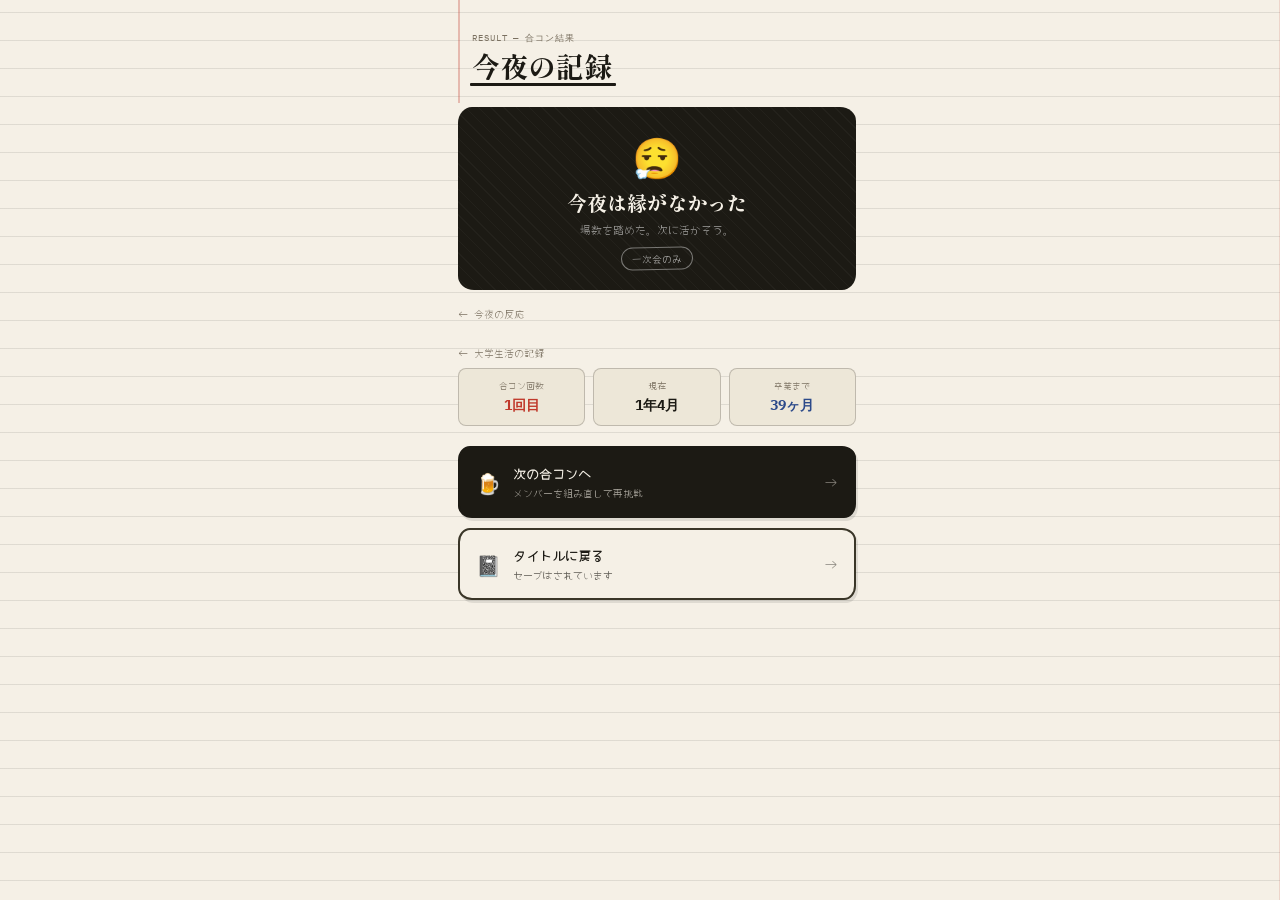
<file: screens/result.html>
<!DOCTYPE html>
<html lang="ja">
<head>
<meta charset="UTF-8">
<meta name="viewport" content="width=device-width, initial-scale=1.0, user-scalable=no">
<title>今夜のスタメン — 結果</title>
<link href="https://fonts.googleapis.com/css2?family=Yomogi&family=Shippori+Mincho+B1:wght@400;700;800&family=IBM+Plex+Mono:wght@400;500&display=swap" rel="stylesheet">
<link rel="stylesheet" href="../css/base.css">
<style>
body {
  background-image:
    linear-gradient(var(--rule) 1px, transparent 1px),
    linear-gradient(90deg, transparent calc(100% - 1px), rgba(192,57,43,0.15) calc(100% - 1px));
  background-size: 100% 28px, 100% 100%;
  background-position: 0 12px, 0 0;
}

/* ── ヘッダー ── */
.hd { padding: 32px 24px 0; position: relative; }
.hd::before {
  content:''; position:absolute;
  left:58px; top:0; bottom:-20px;
  width:1.5px; background:rgba(192,57,43,0.3);
}
.hd-eyebrow {
  font-family:'IBM Plex Mono',monospace; font-size:9px;
  color:var(--pencil); margin-left:48px; margin-bottom:6px; letter-spacing:.1em;
}
.hd-title {
  font-size:28px; font-weight:800; margin-left:48px;
  line-height:1.1; position:relative; display:inline-block;
}
.hd-title::after {
  content:''; position:absolute; left:-2px; right:-4px; bottom:-4px;
  height:3px; background:var(--ink); border-radius:1px;
}

/* ── メイン結果バナー ── */
.result-wrap { padding: 24px 24px 0 58px; }
.result-banner {
  background: var(--ink);
  color: var(--paper);
  border-radius: 14px 16px 14px 16px / 16px 14px 16px 14px;
  padding: 20px;
  text-align: center;
  margin-bottom: 16px;
  position: relative;
  overflow: hidden;
}
.result-banner::before {
  content: '';
  position: absolute; inset: 0;
  background: repeating-linear-gradient(
    45deg, transparent, transparent 8px,
    rgba(255,255,255,0.03) 8px, rgba(255,255,255,0.03) 9px
  );
}
.result-banner-icon { font-size: 40px; margin-bottom: 6px; position: relative; }
.result-banner-title {
  font-size: 20px; font-weight: 800; line-height: 1.2;
  position: relative;
}
.result-banner-sub {
  font-family: 'Yomogi', cursive; font-size: 11px;
  color: rgba(255,255,255,0.6); margin-top: 6px;
  position: relative;
}
.badge-row {
  display: flex; gap: 8px; justify-content: center;
  margin-top: 10px; position: relative;
}
.badge {
  font-family: 'Yomogi', cursive; font-size: 10px;
  padding: 3px 10px; border-radius: 12px;
  border: 1.5px solid rgba(255,255,255,0.4);
  color: rgba(255,255,255,0.85);
}
.badge.on { border-color: #f0c040; color: #f0c040; }

/* ── ヒロインカード ── */
.heroines-section { margin-bottom: 16px; }
.section-label {
  font-family: 'Yomogi', cursive; font-size: 10px;
  color: var(--pencil); margin-bottom: 8px;
}
.heroine-cards { display: flex; flex-direction: column; gap: 8px; }
.heroine-card {
  background: var(--paper);
  border: 2px solid var(--rule2);
  border-radius: 12px 14px 12px 14px / 14px 12px 14px 12px;
  padding: 12px 14px;
  display: flex; align-items: flex-start; gap: 12px;
  box-shadow: 2px 3px 0 rgba(28,26,20,0.07);
  position: relative;
}
.heroine-card.has-contact {
  border-color: var(--red);
  background: rgba(192,57,43,0.04);
}
.heroine-card-icon { font-size: 22px; flex-shrink: 0; margin-top: 1px; }
.heroine-card-body { flex: 1; min-width: 0; }
.heroine-card-name {
  font-size: 13px; font-weight: 700; margin-bottom: 2px;
}
.heroine-card-type {
  font-family: 'Yomogi', cursive; font-size: 9px;
  color: var(--pencil); margin-bottom: 5px;
}
.heroine-card-line {
  font-family: 'Yomogi', cursive; font-size: 11px;
  color: var(--ink); line-height: 1.6;
}
.contact-badge {
  position: absolute; top: 10px; right: 12px;
  font-family: 'Yomogi', cursive; font-size: 9px;
  background: var(--red); color: var(--paper);
  padding: 2px 8px; border-radius: 10px;
}

/* ── 記録セクション ── */
.record-section { margin-bottom: 20px; }
.record-cells { display: flex; gap: 8px; }
.record-cell {
  flex: 1; text-align: center; padding: 10px 4px;
  background: var(--paper2); border-radius: 8px;
  border: 1px solid var(--rule2);
}
.record-cell-label {
  font-family: 'Yomogi', cursive; font-size: 9px;
  color: var(--pencil); margin-bottom: 4px;
}
.record-cell-val {
  font-size: 14px; font-weight: 800; color: var(--ink);
  font-family: 'IBM Plex Mono', monospace;
}
.record-cell-val.red  { color: var(--red); }
.record-cell-val.blue { color: var(--blue); }

/* ── アクション ── */
.actions { padding: 0 24px 40px 58px; display: flex; flex-direction: column; gap: 10px; }
.action-btn {
  width: 100%; padding: 16px;
  border: 2px solid var(--ink2);
  border-radius: 12px 14px 12px 14px / 14px 12px 14px 12px;
  background: var(--paper); cursor: pointer;
  font-family: 'Yomogi', cursive; font-size: 13px;
  color: var(--ink); text-align: left;
  box-shadow: 2px 3px 0 rgba(28,26,20,0.1);
  transition: all .15s;
  display: flex; align-items: center; gap: 12px;
}
.action-btn:hover { transform: translateY(-1px); box-shadow: 3px 4px 0 rgba(28,26,20,0.16); }
.action-btn:active { transform: scale(.98); }
.action-btn.primary {
  background: var(--ink); color: var(--paper);
  border-color: var(--ink);
}
.action-btn.primary:hover { background: var(--red); border-color: var(--red); }
.action-icon { font-size: 20px; flex-shrink: 0; }
.action-body { flex: 1; }
.action-title { font-size: 13px; font-weight: 700; margin-bottom: 2px; }
.action-desc { font-size: 10px; opacity: .7; }
.action-arrow { font-size: 14px; opacity: .5; }

/* 友達解放通知 */
.new-friend-section { margin: 0 24px 0 58px; display: flex; flex-direction: column; gap: 8px; }
.new-friend-label { font-family: 'Yomogi', cursive; font-size: 10px; color: var(--ok); margin-bottom: 4px; display: flex; align-items: center; gap: 6px; }
.new-friend-label::before { content: ''; display: inline-block; width: 6px; height: 6px; border-radius: 50%; background: var(--ok); }
.new-friend-card {
  background: rgba(46,125,66,.06);
  border: 1.5px solid var(--ok);
  border-radius: 10px;
  padding: 10px 14px;
  display: flex;
  align-items: center;
  gap: 10px;
}
.new-friend-icon { font-size: 22px; flex-shrink: 0; }
.new-friend-info { flex: 1; }
.new-friend-name { font-size: 13px; font-weight: 700; color: var(--ok); margin-bottom: 2px; }
.new-friend-reason { font-family: 'Yomogi', cursive; font-size: 9px; color: var(--pencil); line-height: 1.5; }
.new-friend-by { font-family: 'IBM Plex Mono', monospace; font-size: 8px; color: var(--ok); opacity: .7; }
</style>
</head>
<body>
<div id="root">

  <div class="hd">
    <div class="hd-eyebrow">RESULT — 合コン結果</div>
    <div class="hd-title">今夜の記録</div>
  </div>

  <div class="result-wrap">

    <div class="result-banner">
      <div class="result-banner-icon" id="result-icon">🎉</div>
      <div class="result-banner-title" id="result-title">—</div>
      <div class="result-banner-sub" id="result-sub"></div>
      <div class="badge-row" id="badge-row"></div>
    </div>

    <div class="heroines-section">
      <div class="section-label">← 今夜の反応</div>
      <div class="heroine-cards" id="heroine-cards"></div>
    </div>

    <div class="record-section">
      <div class="section-label">← 大学生活の記録</div>
      <div class="record-cells">
        <div class="record-cell">
          <div class="record-cell-label">合コン回数</div>
          <div class="record-cell-val red" id="info-count">—</div>
        </div>
        <div class="record-cell">
          <div class="record-cell-label">現在</div>
          <div class="record-cell-val" id="info-time">—</div>
        </div>
        <div class="record-cell">
          <div class="record-cell-label">卒業まで</div>
          <div class="record-cell-val blue" id="info-remain">—</div>
        </div>
      </div>
    </div>

  </div>

  <!-- 友達解放通知（JSで動的生成） -->
  <div id="new-friend-wrap" style="display:none; margin-bottom:16px;"></div>

  <div class="actions">
    <button class="action-btn primary" onclick="location.href='formation.html'">
      <div class="action-icon">🍺</div>
      <div class="action-body">
        <div class="action-title">次の合コンへ</div>
        <div class="action-desc">メンバーを組み直して再挑戦</div>
      </div>
      <div class="action-arrow">→</div>
    </button>
    <button class="action-btn" onclick="location.href='../index.html'">
      <div class="action-icon">📓</div>
      <div class="action-body">
        <div class="action-title">タイトルに戻る</div>
        <div class="action-desc">セーブはされています</div>
      </div>
      <div class="action-arrow">→</div>
    </button>
  </div>

</div>

<script src="../data/gamedata.js"></script>
<script src="../data/gamestate.js"></script>
<script src="../data/flags.js"></script>
<script>
const savedResult    = JSON.parse(localStorage.getItem('goukon_result') || 'null');
const heroineStatus  = savedResult?.heroineStatus || {};
const contactId      = savedResult?.contactId      || null;
const nijikaiSuccess = savedResult?.nijikaiSuccess || false;
const heroineIds     = Object.keys(heroineStatus).map(Number);
const savedParty     = JSON.parse(localStorage.getItem('goukon_party') || '[]');

function getTier(heart, isContact) {
  if (isContact)   return 'contact';
  if (heart >= 50) return 'good';
  if (heart >= 35) return 'normal';
  return 'cold';
}

const TIER_ICON = { contact:'📱', good:'😊', normal:'😐', cold:'😶' };

function calcBanner() {
  if (contactId) {
    const h = HEROINES.find(x => x.id === contactId);
    return { icon:'📱', title:`${h?.name.split(' ')[1] ?? ''}と連絡先交換！`, sub:'今夜は最高だった。' };
  }
  const maxHeart = Math.max(...heroineIds.map(id => heroineStatus[id]?.heart || 0));
  if (maxHeart >= 50) {
    const topId = heroineIds.find(id => (heroineStatus[id]?.heart || 0) === maxHeart);
    const h = HEROINES.find(x => x.id === topId);
    return { icon:'😊', title:`${h?.name.split(' ')[1] ?? ''}といい感じ`, sub:'連絡先まであと一歩だった。' };
  }
  if (maxHeart >= 35) return { icon:'😐', title:'悪くはなかった', sub:'次回は布陣を見直してみよう。' };
  return { icon:'😮‍💨', title:'今夜は縁がなかった', sub:'場数を踏めた。次に活かそう。' };
}

function render() {
  // バナー
  const banner = calcBanner();
  document.getElementById('result-icon').textContent  = banner.icon;
  document.getElementById('result-title').textContent = banner.title;
  document.getElementById('result-sub').textContent   = banner.sub;

  // 二次会バッジ
  document.getElementById('badge-row').innerHTML = nijikaiSuccess
    ? `<div class="badge on">🌙 二次会あり</div>`
    : `<div class="badge">一次会のみ</div>`;

  // ヒロインカード
  const cards = document.getElementById('heroine-cards');
  cards.innerHTML = '';
  heroineIds.forEach(id => {
    const h         = HEROINES.find(x => x.id === id);
    const heart     = heroineStatus[id]?.heart || 0;
    const isContact = (id === contactId);
    const tier      = getTier(heart, isContact);
    const line      = h?.result_lines?.[tier] ?? '—';

    const card = document.createElement('div');
    card.className = 'heroine-card' + (isContact ? ' has-contact' : '');
    card.innerHTML = `
      <div class="heroine-card-icon">${TIER_ICON[tier]}</div>
      <div class="heroine-card-body">
        <div class="heroine-card-name">${h?.name ?? id}</div>
        <div class="heroine-card-type">${h?.type ?? ''}</div>
        <div class="heroine-card-line">${line}</div>
      </div>
      ${isContact ? '<div class="contact-badge">📱 連絡先</div>' : ''}
    `;
    cards.appendChild(card);
  });

  // 大学生活の記録
  GameState.load();
  const count   = (GameState.goukonCount || 0) + 1;
  const year    = GameState.year  || 1;
  const month   = GameState.month || 4;
  // 4年3月が卒業 = 1年4月から39ヶ月
  const elapsed = (year - 1) * 12 + (month - 4);
  const remain  = Math.max(0, 39 - elapsed);

  document.getElementById('info-count').textContent  = `${count}回目`;
  document.getElementById('info-time').textContent   = `${year}年${month}月`;
  document.getElementById('info-remain').textContent = `${remain}ヶ月`;

  // GameStateに保存
  const heroineResults = {};
  heroineIds.forEach(id => {
    const s = heroineStatus[id];
    heroineResults[id] = {
      heartGained: (s?.heart || 0) - (s?.heartPrev || 0),
      contact: id === contactId,
    };
  });
  GameState.finishGoukon(heroineResults, savedParty);

  // 友達解放チェック
  const newFriends = GameState.checkFriendDiscovery();
  if(newFriends.length) {
    const wrap = document.getElementById('new-friend-wrap');
    wrap.style.display = 'block';
    wrap.innerHTML = `
      <div class="new-friend-section">
        <div class="new-friend-label">新しい友達ができた</div>
        ${newFriends.map(({introducedBy, introduced, reason}) => `
          <div class="new-friend-card">
            <div class="new-friend-icon">🤝</div>
            <div class="new-friend-info">
              <div class="new-friend-name">${introduced.name}</div>
              <div class="new-friend-reason">「${reason}」</div>
              <div class="new-friend-by">${introducedBy.name} の紹介</div>
            </div>
          </div>
        `).join('')}
      </div>`;
  }
}

render();
</script>
</body>
</html>
</file>
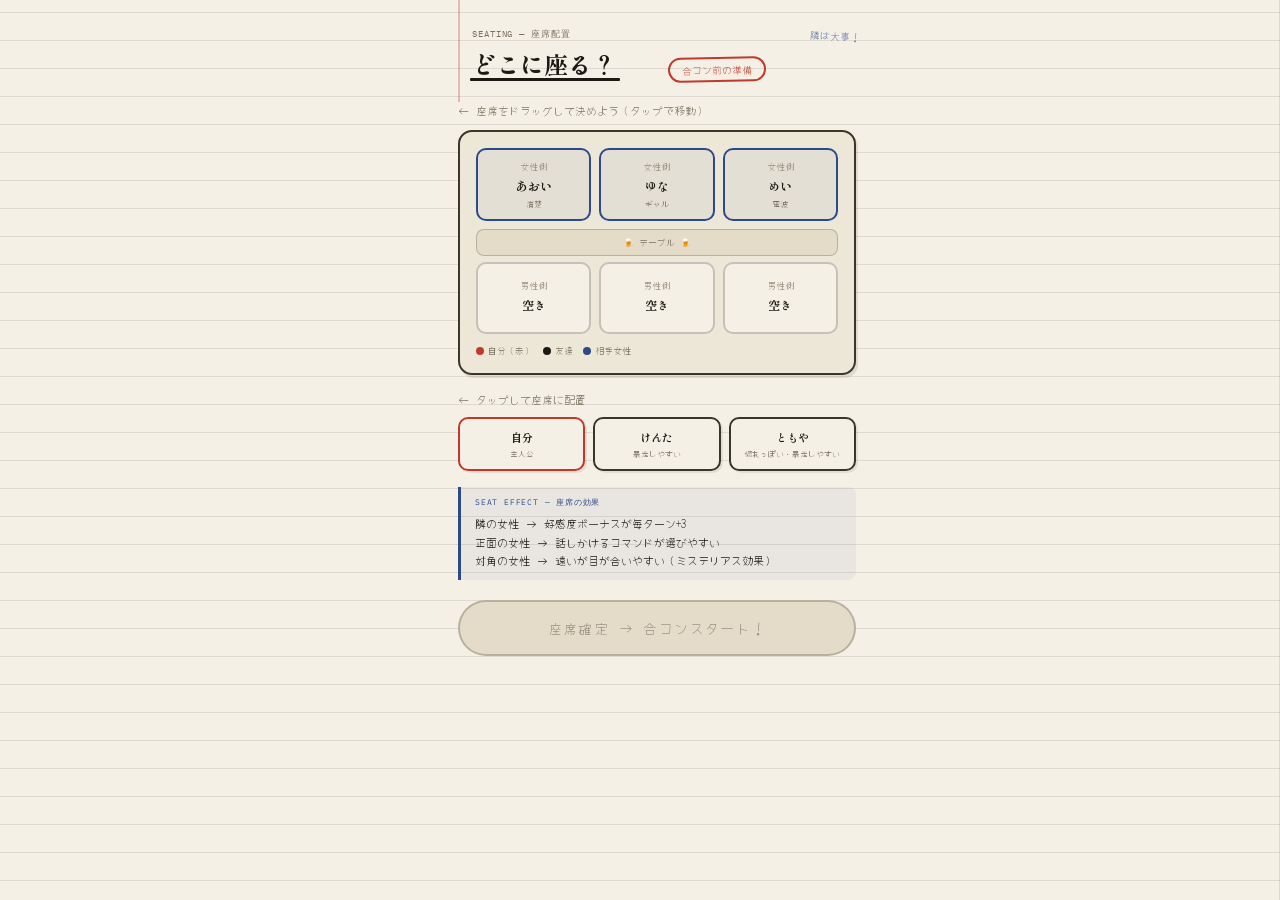
<file: screens/seating.html>
<!DOCTYPE html>
<html lang="ja">
<head>
<meta charset="UTF-8">
<meta name="viewport" content="width=device-width, initial-scale=1.0, user-scalable=no">
<title>今夜のスタメン — 座席配置</title>
<link href="https://fonts.googleapis.com/css2?family=Yomogi&family=Shippori+Mincho+B1:wght@400;700;800&family=IBM+Plex+Mono:wght@400;500&display=swap" rel="stylesheet">
<link rel="stylesheet" href="../css/base.css">
<style>
body{background-image:linear-gradient(var(--rule) 1px,transparent 1px),linear-gradient(90deg,transparent calc(100% - 1px),rgba(192,57,43,0.15) calc(100% - 1px));background-size:100% 28px,100% 100%;background-position:0 12px,0 0;}
.hd{padding:28px 24px 0;position:relative;}
.hd::before{content:'';position:absolute;left:58px;top:0;bottom:-20px;width:1.5px;background:rgba(192,57,43,0.3);}
.hd-eyebrow{font-family:'IBM Plex Mono',monospace;font-size:9px;color:var(--pencil);margin-left:48px;margin-bottom:6px;letter-spacing:.1em;}
.hd-title{font-size:24px;font-weight:800;margin-left:48px;line-height:1.1;position:relative;display:inline-block;}
.hd-title::after{content:'';position:absolute;left:-2px;right:-4px;bottom:-4px;height:3px;background:var(--ink);border-radius:1px;}
.hd-badge{display:inline-block;margin:10px 0 0 48px;padding:3px 12px;border:2px solid var(--red);border-radius:20px;font-family:'Yomogi',cursive;font-size:10px;color:var(--red);transform:rotate(-1deg);}
.hd-memo{position:absolute;top:28px;right:20px;font-family:'Yomogi',cursive;font-size:10px;color:var(--blue);transform:rotate(2deg);line-height:1.6;opacity:.8;}

/* テーブル図 */
.table-wrap{padding:20px 24px 0 58px;}
.table-label{font-family:'Yomogi',cursive;font-size:11px;color:var(--pencil);margin-bottom:12px;}
.table-diagram{background:var(--paper2);border:2px solid var(--ink2);border-radius:14px;padding:16px;box-shadow:2px 3px 0 rgba(28,26,20,0.1);}

/* 座席グリッド */
.seats-row{display:flex;gap:8px;justify-content:center;margin-bottom:8px;}
.seat{
  flex:1;max-width:120px;
  background:var(--paper);border:2px solid var(--rule2);
  border-radius:10px;padding:10px 6px;text-align:center;
  cursor:pointer;transition:all .15s;position:relative;
  min-height:72px;display:flex;flex-direction:column;
  align-items:center;justify-content:center;gap:4px;
}
.seat:hover{border-color:var(--ink2);transform:translateY(-1px);}
.seat.occupied{border-color:var(--ink);background:var(--paper);}
.seat.self{border-color:var(--red);background:var(--red-t2);}
.seat.heroine-seat{border-color:var(--blue);background:rgba(44,74,138,0.05);cursor:default;}
.seat.heroine-seat.revealed{background:rgba(44,74,138,0.08);}
.seat-label{font-family:'Yomogi',cursive;font-size:9px;color:var(--muted);}
.seat-name{font-size:12px;font-weight:700;color:var(--ink);}
.seat-type{font-family:'Yomogi',cursive;font-size:8px;color:var(--pencil);}
.seat-bonus{font-family:'IBM Plex Mono',monospace;font-size:8px;color:var(--ok);}

/* テーブル中央 */
.table-center{
  background:var(--paper3);border:1.5px solid var(--rule2);
  border-radius:8px;padding:6px;text-align:center;margin:6px 0;
}
.table-center-label{font-family:'Yomogi',cursive;font-size:9px;color:var(--pencil);}

/* 凡例 */
.legend{display:flex;gap:10px;flex-wrap:wrap;margin-top:10px;}
.legend-item{display:flex;align-items:center;gap:4px;font-family:'Yomogi',cursive;font-size:9px;color:var(--pencil);}
.legend-dot{width:8px;height:8px;border-radius:50%;}

/* ドラッグパネル（男性選択） */
.men-panel{padding:16px 24px 0 58px;}
.men-label{font-family:'Yomogi',cursive;font-size:11px;color:var(--pencil);margin-bottom:10px;}
.men-cards{display:flex;gap:8px;}
.man-card{
  flex:1;background:var(--paper);border:2px solid var(--ink2);
  border-radius:10px;padding:10px 8px;text-align:center;
  cursor:pointer;transition:all .15s;
  box-shadow:2px 2px 0 rgba(28,26,20,0.08);
}
.man-card:hover{transform:translateY(-1px);box-shadow:3px 3px 0 rgba(28,26,20,0.14);}
.man-card.placed{opacity:.4;cursor:not-allowed;transform:none;box-shadow:none;}
.man-card-name{font-size:11px;font-weight:700;margin-bottom:3px;}
.man-card-trait{font-family:'Yomogi',cursive;font-size:8px;color:var(--pencil);}

/* 効果説明 */
.effect-box{
  margin:16px 24px 0 58px;
  background:rgba(44,74,138,0.06);border-left:3px solid var(--blue);
  border-radius:0 8px 8px 0;padding:10px 14px;
}
.effect-label{font-family:'IBM Plex Mono',monospace;font-size:8px;color:var(--blue);letter-spacing:.1em;margin-bottom:6px;}
.effect-text{font-family:'Yomogi',cursive;font-size:11px;color:var(--ink);line-height:1.7;}

/* 確定ボタン */
.btn-wrap{padding:20px 24px 0 58px;}
.start-btn{width:100%;background:var(--ink);border:2.5px solid var(--ink);border-radius:30px;padding:16px;color:var(--paper);font-family:'Yomogi',cursive;font-size:14px;letter-spacing:.1em;cursor:pointer;transition:all .15s;box-shadow:4px 5px 0 rgba(28,26,20,0.2);}
.start-btn:not(:disabled):hover{background:var(--red);border-color:var(--red);transform:translateY(-1px);}
.start-btn:disabled{background:var(--paper3);border-color:var(--rule2);color:var(--muted);cursor:not-allowed;box-shadow:none;}
</style>
</head>
<body>
<div id="root">

  <div class="hd">
    <div class="hd-eyebrow">SEATING — 座席配置</div>
    <div class="hd-memo">隣は大事！</div>
    <div class="hd-title">どこに座る？</div>
    <div class="hd-badge">合コン前の準備</div>
  </div>

  <!-- テーブル図 -->
  <div class="table-wrap">
    <div class="table-label">← 座席をドラッグして決めよう（タップで移動）</div>
    <div class="table-diagram">

      <!-- 女性側 -->
      <div class="seats-row" id="seats-women">
        <div class="seat heroine-seat" id="ws-0">
          <div class="seat-label">女性側</div>
          <div class="seat-name" id="wn-0">？？？</div>
          <div class="seat-type" id="wt-0"></div>
        </div>
        <div class="seat heroine-seat" id="ws-1">
          <div class="seat-label">女性側</div>
          <div class="seat-name" id="wn-1">？？？</div>
          <div class="seat-type" id="wt-1"></div>
        </div>
        <div class="seat heroine-seat" id="ws-2">
          <div class="seat-label">女性側</div>
          <div class="seat-name" id="wn-2">？？？</div>
          <div class="seat-type" id="wt-2"></div>
        </div>
      </div>

      <!-- テーブル中央 -->
      <div class="table-center">
        <div class="table-center-label">🍺 テーブル 🍺</div>
      </div>

      <!-- 男性側 -->
      <div class="seats-row" id="seats-men">
        <div class="seat" id="ms-0" onclick="seatClick(0)">
          <div class="seat-label">男性側</div>
          <div class="seat-name" id="mn-0">空き</div>
          <div class="seat-bonus" id="mb-0"></div>
        </div>
        <div class="seat" id="ms-1" onclick="seatClick(1)">
          <div class="seat-label">男性側</div>
          <div class="seat-name" id="mn-1">空き</div>
          <div class="seat-bonus" id="mb-1"></div>
        </div>
        <div class="seat" id="ms-2" onclick="seatClick(2)">
          <div class="seat-label">男性側</div>
          <div class="seat-name" id="mn-2">空き</div>
          <div class="seat-bonus" id="mb-2"></div>
        </div>
      </div>

      <div class="legend">
        <div class="legend-item"><div class="legend-dot" style="background:var(--red)"></div>自分（赤）</div>
        <div class="legend-item"><div class="legend-dot" style="background:var(--ink)"></div>友達</div>
        <div class="legend-item"><div class="legend-dot" style="background:var(--blue)"></div>相手女性</div>
      </div>
    </div>
  </div>

  <!-- 男性カード（選択中） -->
  <div class="men-panel">
    <div class="men-label">← タップして座席に配置</div>
    <div class="men-cards" id="men-cards"></div>
  </div>

  <!-- 効果説明 -->
  <div class="effect-box">
    <div class="effect-label">SEAT EFFECT — 座席の効果</div>
    <div class="effect-text" id="effect-text">
      隣の女性 → 好感度ボーナスが毎ターン+3<br>
      正面の女性 → 話しかけるコマンドが選びやすい<br>
      対角の女性 → 遠いが目が合いやすい（ミステリアス効果）
    </div>
  </div>

  <div class="btn-wrap">
    <button class="start-btn" id="start-btn" disabled onclick="startGoukon()">
      座席確定 → 合コンスタート！
    </button>
  </div>

</div>

<script src="../data/gamedata.js"></script>
<script src="../data/gamestate.js"></script>
<script src="../data/flags.js"></script>
<script>
const savedParty    = JSON.parse(localStorage.getItem('goukon_party')   ||'[1,3]');
const savedHeroines = JSON.parse(localStorage.getItem('goukon_heroines')||'[101,102,103]');

// 座席状態: menSeats[0,1,2] = 'self' | friendId | null
const menSeats    = [null, null, null];
let selectedMan   = 'self'; // 今選択中のキャラ（'self' or friendId）

const SELF_NAME   = '自分';
const MEN_OPTIONS = ['self', ...savedParty]; // 自分 + 友達2人

function init(){
  // 女性の名前を表示（合コン開始前は名前だけ見える）
  savedHeroines.forEach((id,i)=>{
    const h = HEROINES.find(x=>x.id===id);
    if(!h) return;
    document.getElementById('wn-'+i).textContent = h.name.split(' ')[1];
    document.getElementById('wt-'+i).textContent = h.type?.split('・')[0]||'';
  });
  renderMenCards();
  renderSeats();
}

function renderMenCards(){
  const wrap = document.getElementById('men-cards');
  wrap.innerHTML = '';
  MEN_OPTIONS.forEach(opt=>{
    const isPlaced = menSeats.includes(opt);
    const name     = opt==='self' ? SELF_NAME : CHARACTERS.find(c=>c.id===opt)?.name.split(' ')[1]||'?';
    const traits   = opt==='self' ? ['主人公'] : (CHARACTERS.find(c=>c.id===opt)?.traits||[]);
    const div      = document.createElement('div');
    div.className  = 'man-card'+(isPlaced?' placed':'')+(selectedMan===opt?' selected':'');
    div.style.borderColor = selectedMan===opt ? 'var(--red)' : (opt==='self'?'var(--red)':'');
    div.innerHTML  = `
      <div class="man-card-name">${name}</div>
      <div class="man-card-trait">${traits.slice(0,2).join('・')||'—'}</div>`;
    if(!isPlaced) div.onclick = ()=>{ selectedMan=opt; renderMenCards(); };
    wrap.appendChild(div);
  });
}

function seatClick(idx){
  if(!selectedMan) return;
  // 既にそのキャラが他の席に座っていたら外す
  const prev = menSeats.indexOf(selectedMan);
  if(prev !== -1) menSeats[prev] = null;
  menSeats[idx] = selectedMan;
  // 次のキャラを自動選択
  const next = MEN_OPTIONS.find(o=>!menSeats.includes(o));
  selectedMan = next || null;
  renderSeats();
  renderMenCards();
  checkReady();
  updateEffectText();
}

function renderSeats(){
  menSeats.forEach((occ,i)=>{
    const seat  = document.getElementById('ms-'+i);
    const nameEl= document.getElementById('mn-'+i);
    const bonEl = document.getElementById('mb-'+i);
    if(!occ){
      seat.className='seat'; nameEl.textContent='空き'; bonEl.textContent='';
    } else {
      const isSelf = occ==='self';
      const name   = isSelf ? SELF_NAME : CHARACTERS.find(c=>c.id===occ)?.name.split(' ')[1]||'?';
      seat.className = 'seat occupied'+(isSelf?' self':'');
      nameEl.textContent = name;
      // 隣の女性との相性を計算して表示
      const leftH  = i > 0 ? savedHeroines[i-1] : null;
      const rightH = i < 2 ? savedHeroines[i+1] : null;
      const bonuses = [];
      if(leftH)  bonuses.push(`←隣+3`);
      if(rightH) bonuses.push(`→隣+3`);
      bonEl.textContent = bonuses.length ? bonuses.join(' ') : '';
    }
  });
}

function updateEffectText(){
  const selfIdx = menSeats.indexOf('self');
  if(selfIdx === -1) return;
  const leftH  = selfIdx > 0 ? HEROINES.find(h=>h.id===savedHeroines[selfIdx-1]) : null;
  const rightH = selfIdx < 2 ? HEROINES.find(h=>h.id===savedHeroines[selfIdx+1]) : null;
  const frontH = HEROINES.find(h=>h.id===savedHeroines[selfIdx]);
  let text = '';
  if(leftH)  text += `← 左隣：${leftH.name.split(' ')[1]}（毎ターン好感度+3）\n`;
  if(rightH) text += `→ 右隣：${rightH.name.split(' ')[1]}（毎ターン好感度+3）\n`;
  if(frontH) text += `↑ 正面：${frontH.name.split(' ')[1]}（話しかけコマンドが選びやすい）`;
  document.getElementById('effect-text').textContent = text || '座席を決めると効果が表示されます';
}

function checkReady(){
  const allPlaced = MEN_OPTIONS.every(o=>menSeats.includes(o));
  document.getElementById('start-btn').disabled = !allPlaced;
}

function startGoukon(){
  // 座席情報を保存
  const seatingData = {
    menSeats, // [0,1,2] = 'self' | friendId | null
    selfSeat: menSeats.indexOf('self'),
  };
  localStorage.setItem('goukon_seating', JSON.stringify(seatingData));
  location.href = 'goukon_day.html';
}

init();
</script>
</body>
</html>
</file>
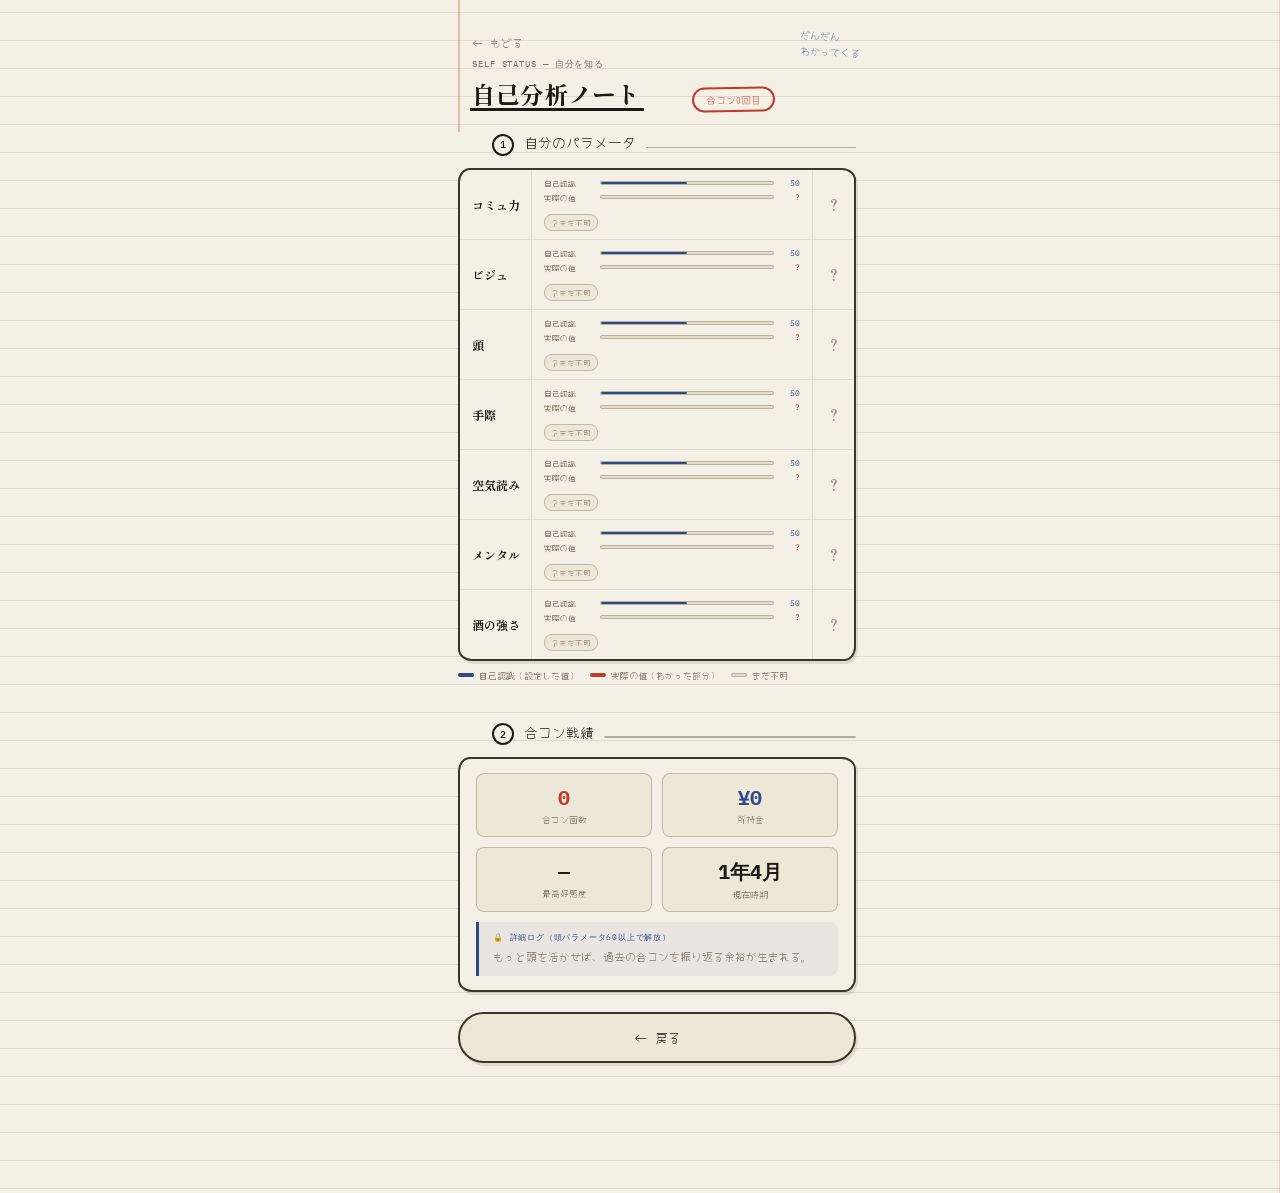
<file: screens/status.html>
<!DOCTYPE html>
<html lang="ja">
<head>
<meta charset="UTF-8">
<meta name="viewport" content="width=device-width, initial-scale=1.0, user-scalable=no">
<title>今夜のスタメン — 自己分析</title>
<link href="https://fonts.googleapis.com/css2?family=Yomogi&family=Shippori+Mincho+B1:wght@400;700;800&family=IBM+Plex+Mono:wght@400;500&display=swap" rel="stylesheet">
<link rel="stylesheet" href="../css/base.css">
<style>
body{background-image:linear-gradient(var(--rule) 1px,transparent 1px),linear-gradient(90deg,transparent calc(100% - 1px),rgba(192,57,43,0.15) calc(100% - 1px));background-size:100% 28px,100% 100%;background-position:0 12px,0 0;}
.hd{padding:28px 24px 0;position:relative;}
.hd::before{content:'';position:absolute;left:58px;top:0;bottom:-20px;width:1.5px;background:rgba(192,57,43,0.3);}
.hd-eyebrow{font-family:'IBM Plex Mono',monospace;font-size:9px;color:var(--pencil);margin-left:48px;margin-bottom:6px;letter-spacing:.1em;}
.hd-title{font-size:24px;font-weight:800;margin-left:48px;line-height:1.1;position:relative;display:inline-block;}
.hd-title::after{content:'';position:absolute;left:-2px;right:-4px;bottom:-4px;height:3px;background:var(--ink);border-radius:1px;}
.hd-badge{display:inline-block;margin:10px 0 0 48px;padding:3px 12px;border:2px solid var(--red);border-radius:20px;font-family:'Yomogi',cursive;font-size:10px;color:var(--red);transform:rotate(-1deg);}
.hd-memo{position:absolute;top:28px;right:20px;font-family:'Yomogi',cursive;font-size:10px;color:var(--blue);transform:rotate(2deg);line-height:1.6;opacity:.8;}

/* セクション */
.sec{padding:20px 24px 0 58px;}
.sec-head{display:flex;align-items:baseline;gap:10px;margin-bottom:12px;}
.sec-num{width:22px;height:22px;border:2px solid var(--ink);border-radius:50%;display:flex;align-items:center;justify-content:center;font-family:'IBM Plex Mono',monospace;font-size:10px;font-weight:500;flex-shrink:0;background:var(--paper);}
.sec-label{font-family:'Yomogi',cursive;font-size:14px;}
.sec-line{flex:1;}.sec-line::after{content:'';display:block;height:1.5px;background:var(--ink2);border-radius:1px;opacity:.35;}

/* パラメータカード */
.param-card{background:var(--paper);border:2px solid var(--ink2);border-radius:12px 14px 12px 14px / 14px 12px 14px 12px;box-shadow:2px 3px 0 rgba(28,26,20,0.10);overflow:hidden;}
.param-row{display:flex;align-items:center;border-bottom:1px solid var(--rule);min-height:56px;position:relative;}
.param-row:last-child{border-bottom:none;}
.param-name{width:72px;padding:0 10px 0 12px;font-size:12px;font-weight:700;flex-shrink:0;border-right:1px solid var(--rule);align-self:stretch;display:flex;align-items:center;}
.param-mid{flex:1;padding:8px 12px;display:flex;flex-direction:column;gap:4px;}
.param-bars{display:flex;flex-direction:column;gap:3px;}
.param-bar-row{display:flex;align-items:center;gap:6px;}
.param-bar-label{font-family:'Yomogi',cursive;font-size:8px;color:var(--pencil);width:50px;flex-shrink:0;}
.param-bar-track{flex:1;height:4px;background:var(--paper3);border-radius:2px;border:1px solid var(--rule2);overflow:hidden;}
.param-bar-fill{height:100%;border-radius:2px;transition:width .6s ease;}
.fill-self{background:var(--blue);}
.fill-actual{background:var(--red);}
.fill-unknown{background:var(--paper3);}
.param-grade{width:42px;flex-shrink:0;align-self:stretch;display:flex;align-items:center;justify-content:center;border-left:1px solid var(--rule);font-size:14px;font-weight:800;}
.param-grade.known{color:var(--red);}
.param-grade.unknown{color:var(--muted);}

/* 乖離バッジ */
.gap-badge{font-family:'Yomogi',cursive;font-size:8px;padding:2px 6px;border-radius:8px;white-space:nowrap;}
.gap-match{background:rgba(46,125,66,.1);color:var(--ok);border:1px solid var(--ok);}
.gap-high{background:rgba(192,57,43,.08);color:var(--red);border:1px solid var(--red);}
.gap-mid{background:rgba(138,106,0,.08);color:var(--gold);border:1px solid var(--gold);}
.gap-unknown{background:var(--paper2);color:var(--muted);border:1px solid var(--rule2);}

/* 凡例 */
.legend{display:flex;gap:12px;margin-top:8px;flex-wrap:wrap;}
.legend-item{display:flex;align-items:center;gap:5px;font-family:'Yomogi',cursive;font-size:9px;color:var(--pencil);}
.legend-bar{width:16px;height:4px;border-radius:2px;}

/* 戦績 */
.record-card{background:var(--paper);border:2px solid var(--ink2);border-radius:12px 14px 12px 14px / 14px 12px 14px 12px;box-shadow:2px 3px 0 rgba(28,26,20,0.10);padding:14px 16px;}
.record-grid{display:grid;grid-template-columns:1fr 1fr;gap:10px;}
.record-item{background:var(--paper2);border:1px solid var(--rule2);border-radius:8px;padding:10px;text-align:center;}
.record-val{font-family:'IBM Plex Mono',monospace;font-size:20px;font-weight:700;color:var(--ink);}
.record-val.red{color:var(--red);}
.record-val.blue{color:var(--blue);}
.record-label{font-family:'Yomogi',cursive;font-size:9px;color:var(--pencil);margin-top:2px;}

/* 頭ロック */
.locked-box{background:rgba(44,74,138,.06);border-left:3px solid var(--blue);border-radius:0 8px 8px 0;padding:10px 14px;margin-top:10px;}
.locked-label{font-family:'IBM Plex Mono',monospace;font-size:8px;color:var(--blue);margin-bottom:4px;letter-spacing:.1em;}
.locked-text{font-family:'Yomogi',cursive;font-size:11px;color:var(--pencil);line-height:1.7;}

/* ヒント */
.hint-box{background:rgba(192,57,43,.04);border-left:3px solid var(--red);border-radius:0 8px 8px 0;padding:10px 14px;margin-top:12px;}
.hint-label{font-family:'IBM Plex Mono',monospace;font-size:8px;color:var(--red);margin-bottom:4px;letter-spacing:.1em;}
.hint-text{font-family:'Yomogi',cursive;font-size:11px;color:var(--ink);line-height:1.8;}

/* 戻るボタン */
.back-wrap{padding:20px 24px 0 58px;}
.back-btn{width:100%;padding:14px;background:var(--paper2);border:2px solid var(--ink2);border-radius:30px;font-family:'Yomogi',cursive;font-size:13px;color:var(--ink);cursor:pointer;transition:all .15s;box-shadow:2px 3px 0 rgba(28,26,20,0.1);}
.back-btn:hover{background:var(--ink);color:var(--paper);}
.pad{height:30px;}
</style>
</head>
<body>
<div id="root">
  <div class="hd">
    <button onclick="history.back()" style="margin-left:48px;margin-bottom:8px;background:none;border:none;font-family:'Yomogi',cursive;font-size:11px;color:var(--pencil);cursor:pointer;padding:0;">← もどる</button>
    <div class="hd-eyebrow">SELF STATUS — 自分を知る</div>
    <div class="hd-memo">だんだん<br>わかってくる</div>
    <div class="hd-title">自己分析ノート</div>
    <div class="hd-badge" id="hd-badge">合コン0回目</div>
  </div>

  <!-- パラメータ比較 -->
  <div class="sec">
    <div class="sec-head">
      <div class="sec-num">1</div>
      <div class="sec-label">自分のパラメータ</div>
      <div class="sec-line"></div>
    </div>
    <div class="param-card" id="param-card"></div>
    <div class="legend">
      <div class="legend-item"><div class="legend-bar" style="background:var(--blue)"></div>自己認識（設定した値）</div>
      <div class="legend-item"><div class="legend-bar" style="background:var(--red)"></div>実際の値（わかった部分）</div>
      <div class="legend-item"><div class="legend-bar" style="background:var(--paper3);border:1px solid var(--rule2)"></div>まだ不明</div>
    </div>
  </div>

  <!-- ヒント -->
  <div class="sec">
    <div class="hint-box" id="hint-box" style="display:none">
      <div class="hint-label">INSIGHT — 今日気づいたこと</div>
      <div class="hint-text" id="hint-text"></div>
    </div>
  </div>

  <!-- 合コン戦績 -->
  <div class="sec">
    <div class="sec-head">
      <div class="sec-num">2</div>
      <div class="sec-label">合コン戦績</div>
      <div class="sec-line"></div>
    </div>
    <div class="record-card">
      <div class="record-grid" id="record-grid"></div>
      <div class="locked-box" id="locked-box">
        <div class="locked-label">🔒 詳細ログ（頭パラメータ60以上で解放）</div>
        <div class="locked-text" id="locked-text">もっと頭を活かせば、過去の合コンを振り返る余裕が生まれる。</div>
      </div>
    </div>
  </div>

  <div class="back-wrap">
    <button class="back-btn" onclick="history.back()">← 戻る</button>
  </div>
  <div class="pad"></div>
</div>

<script src="../data/gamedata.js"></script>
<script src="../data/gamestate.js"></script>
<script src="../data/flags.js"></script>
<script>
const CFG    = loadConfig();
const RESULT = JSON.parse(localStorage.getItem('goukon_result')||'null');
const self_  = CFG?.self    ||{comm:50,visu:50,head:50,tact:50,air:50,mental:50,sake:50};
const actual = CFG?.actual  ||{};
const revealed = CFG?.revealedParams||[];
const count  = CFG?.goukonCount||0;

const PLABELS={comm:'コミュ力',visu:'ビジュ',head:'頭',tact:'手際',air:'空気読み',mental:'メンタル',sake:'酒の強さ'};
// GRADE は gamedata.js で定義済み

document.getElementById('hd-badge').textContent=`合コン${count}回目`;

// パラメータカード
function renderParams(){
  const card=document.getElementById('param-card');
  card.innerHTML='';
  Object.entries(PLABELS).forEach(([k,label])=>{
    const selfVal=self_[k]||50;
    const isRevealed=revealed.includes(k);
    const actualVal=isRevealed?(actual[k]||selfVal):null;
    const gap=actualVal!==null?Math.abs(actualVal-selfVal):null;
    const gapClass=gap===null?'gap-unknown':gap<10?'gap-match':gap<25?'gap-mid':'gap-high';
    const gapText=gap===null?'？まだ不明':gap<10?'◎ほぼ合ってる':gap<25?'△少しズレあり':'✗かなり違う';

    const row=document.createElement('div');
    row.className='param-row';
    row.innerHTML=`
      <div class="param-name">${label}</div>
      <div class="param-mid">
        <div class="param-bars">
          <div class="param-bar-row">
            <div class="param-bar-label">自己認識</div>
            <div class="param-bar-track"><div class="param-bar-fill fill-self" style="width:${selfVal}%"></div></div>
            <div style="font-family:'IBM Plex Mono',monospace;font-size:8px;width:20px;text-align:right;color:var(--blue)">${selfVal}</div>
          </div>
          <div class="param-bar-row">
            <div class="param-bar-label">実際の値</div>
            <div class="param-bar-track"><div class="param-bar-fill ${isRevealed?'fill-actual':'fill-unknown'}" style="width:${isRevealed?actualVal:0}%"></div></div>
            <div style="font-family:'IBM Plex Mono',monospace;font-size:8px;width:20px;text-align:right;color:var(--red)">${isRevealed?actualVal:'?'}</div>
          </div>
        </div>
        <div><span class="gap-badge ${gapClass}">${gapText}</span></div>
      </div>
      <div class="param-grade ${isRevealed?'known':'unknown'}">${isRevealed?GRADE(actualVal):'？'}</div>`;
    card.appendChild(row);
  });
}

// 戦績
function renderRecord(){
  const grid=document.getElementById('record-grid');
  const money=CFG?.money||0;
  const maxHeart=RESULT?Math.max(...Object.values(RESULT.heroineStatus||{}).map(h=>h.heart||0)):0;

  grid.innerHTML=`
    <div class="record-item"><div class="record-val red">${count}</div><div class="record-label">合コン回数</div></div>
    <div class="record-item"><div class="record-val blue">¥${money.toLocaleString()}</div><div class="record-label">所持金</div></div>
    <div class="record-item"><div class="record-val">${maxHeart||'—'}</div><div class="record-label">最高好感度</div></div>
    <div class="record-item"><div class="record-val">${CFG?.year||1}年${CFG?.month||4}月</div><div class="record-label">現在時期</div></div>`;

  // 頭が高いと詳細ログ解放
  const head=self_.head||0;
  const lb=document.getElementById('locked-box');
  const lt=document.getElementById('locked-text');
  if(head>=60){
    lb.style.borderColor='var(--ok)';
    lb.style.background='rgba(46,125,66,.05)';
    lt.innerHTML=`<span style="color:var(--ok);font-family:'IBM Plex Mono',monospace;font-size:8px">✓ 解放済み</span><br>
      前回の合コンで一番好感度が上がったのは${RESULT?'結果画面の女性':'不明'}。<br>
      場の空気が高い時の方がコマンドの効果が大きかった。<br>
      友達に任せると空気は上がりやすいが自分の存在感が薄れる傾向がある。`;
    document.querySelector('.locked-label').textContent='📋 詳細ログ（解放済み）';
  }
}

// ヒント（直近の乖離から）
function renderHint(){
  const box=document.getElementById('hint-box');
  const txt=document.getElementById('hint-text');
  if(!actual||!Object.keys(actual).length) return;

  const params=Object.keys(PLABELS);
  const gaps=params.map(k=>({k,gap:actual[k]-(self_[k]||50)})).sort((a,b)=>Math.abs(b.gap)-Math.abs(a.gap));
  const top=gaps[0];
  if(Math.abs(top.gap)<5) return;

  const label=PLABELS[top.k];
  let text='';
  if(top.gap>15) text=`${label}、実は自分が思ってたより高いかもしれない。\n合コンでの反応が思ったよりよかった気がする。`;
  else if(top.gap<-15) text=`${label}、思ってたより苦手だったかもしれない。\n合コンでの手応えと比べると少し違う感じがした。`;
  else if(top.gap>8) text=`${label}について、なんとなくいける気がしてきた。`;
  else text=`${label}、もう少し合コンを重ねるとはっきりしてくるかも。`;

  txt.textContent=text;
  box.style.display='block';
}

renderParams();
renderRecord();
renderHint();
</script>
</body>
</html>
</file>
<file: css/base.css>
/* ── BASE DESIGN SYSTEM ─────────────────────────── */
:root {
  --paper:  #f5f0e6;
  --paper2: #ede7d8;
  --paper3: #e4dcc8;
  --ink:    #1c1a14;
  --ink2:   #3a3628;
  --rule:   rgba(28,26,20,0.10);
  --rule2:  rgba(28,26,20,0.22);
  --red:    #c0392b;
  --red-t:  rgba(192,57,43,0.08);
  --red-t2: rgba(192,57,43,0.04);
  --blue:   #2c4a8a;
  --pencil: #7a7060;
  --muted:  #9a9080;
  --ok:     #2e7d42;
  --gold:   #8a6a00;
}

*, *::before, *::after {
  box-sizing: border-box;
  margin: 0;
  padding: 0;
  -webkit-tap-highlight-color: transparent;
}

body {
  background: var(--paper);
  color: var(--ink);
  font-family: 'Shippori Mincho B1', serif;
  min-height: 100vh;
  background-image:
    linear-gradient(var(--rule) 1px, transparent 1px),
    linear-gradient(90deg, transparent calc(100% - 1px), rgba(192,57,43,0.15) calc(100% - 1px));
  background-size: 100% 28px, 100% 100%;
  background-position: 0 12px, 0 0;
}

#root { max-width: 480px; margin: 0 auto; padding-bottom: 100px; position: relative; }

/* margin line */
.margin-line::before {
  content: '';
  position: absolute;
  left: 58px; top: 0; bottom: -20px;
  width: 1.5px;
  background: rgba(192,57,43,0.3);
  pointer-events: none;
}

/* section head */
.sec-head {
  display: flex;
  align-items: baseline;
  gap: 10px;
  margin-bottom: 14px;
  margin-left: 34px;
}
.sec-num {
  width: 22px; height: 22px;
  border: 2px solid var(--ink);
  border-radius: 50%;
  display: flex;
  align-items: center;
  justify-content: center;
  font-family: 'IBM Plex Mono', monospace;
  font-size: 10px;
  font-weight: 500;
  flex-shrink: 0;
  background: var(--paper);
}
.sec-label {
  font-family: 'Yomogi', cursive;
  font-size: 14px;
}
.sec-underline { flex: 1; }
.sec-underline::after {
  content: '';
  display: block;
  height: 1.5px;
  background: var(--ink2);
  border-radius: 1px;
  opacity: .35;
}

/* card tile */
.tile {
  background: var(--paper);
  border: 2px solid var(--ink2);
  border-radius: 12px 14px 12px 14px / 14px 12px 14px 12px;
  box-shadow: 2px 3px 0 rgba(28,26,20,0.12);
  transition: transform .12s, box-shadow .12s;
}
.tile:hover { transform: translateY(-1px); box-shadow: 3px 4px 0 rgba(28,26,20,0.18); }
.tile:active { transform: scale(.98); }
.tile.selected {
  border-color: var(--red);
  background: var(--red-t2);
  box-shadow: 3px 3px 0 rgba(192,57,43,0.2);
}

/* button */
.btn-primary {
  width: 100%;
  background: var(--ink);
  border: 2.5px solid var(--ink);
  border-radius: 30px;
  padding: 18px;
  color: var(--paper);
  font-family: 'Yomogi', cursive;
  font-size: 14px;
  letter-spacing: .15em;
  cursor: pointer;
  transition: all .15s;
  box-shadow: 4px 5px 0 rgba(28,26,20,0.2);
}
.btn-primary:not(:disabled):hover {
  background: var(--red);
  border-color: var(--red);
  box-shadow: 5px 6px 0 rgba(192,57,43,0.25);
  transform: translateY(-1px);
}
.btn-primary:not(:disabled):active {
  transform: translateY(1px);
  box-shadow: 2px 2px 0 rgba(28,26,20,0.2);
}
.btn-primary:disabled {
  background: var(--paper3);
  border-color: var(--rule2);
  color: var(--muted);
  cursor: not-allowed;
  box-shadow: none;
}

/* badge */
.badge {
  display: inline-block;
  padding: 3px 12px;
  border: 2px solid var(--red);
  border-radius: 20px;
  font-family: 'Yomogi', cursive;
  font-size: 10px;
  color: var(--red);
  transform: rotate(-1deg);
}

/* grade colors */
.grade-ss { color: var(--red); }
.grade-s  { color: var(--ink); }
.grade-a  { color: var(--ink2); }
.grade-b  { color: var(--pencil); }
.grade-x  { color: var(--muted); }

/* fx tags */
.fx {
  font-family: 'IBM Plex Mono', monospace;
  font-size: 8px;
  padding: 2px 6px;
  border-radius: 10px;
  border: 1px solid currentColor;
  white-space: nowrap;
}
.fx-p { color: var(--ok); }
.fx-m { color: var(--red); }
.fx-n { color: var(--pencil); }
</file>
